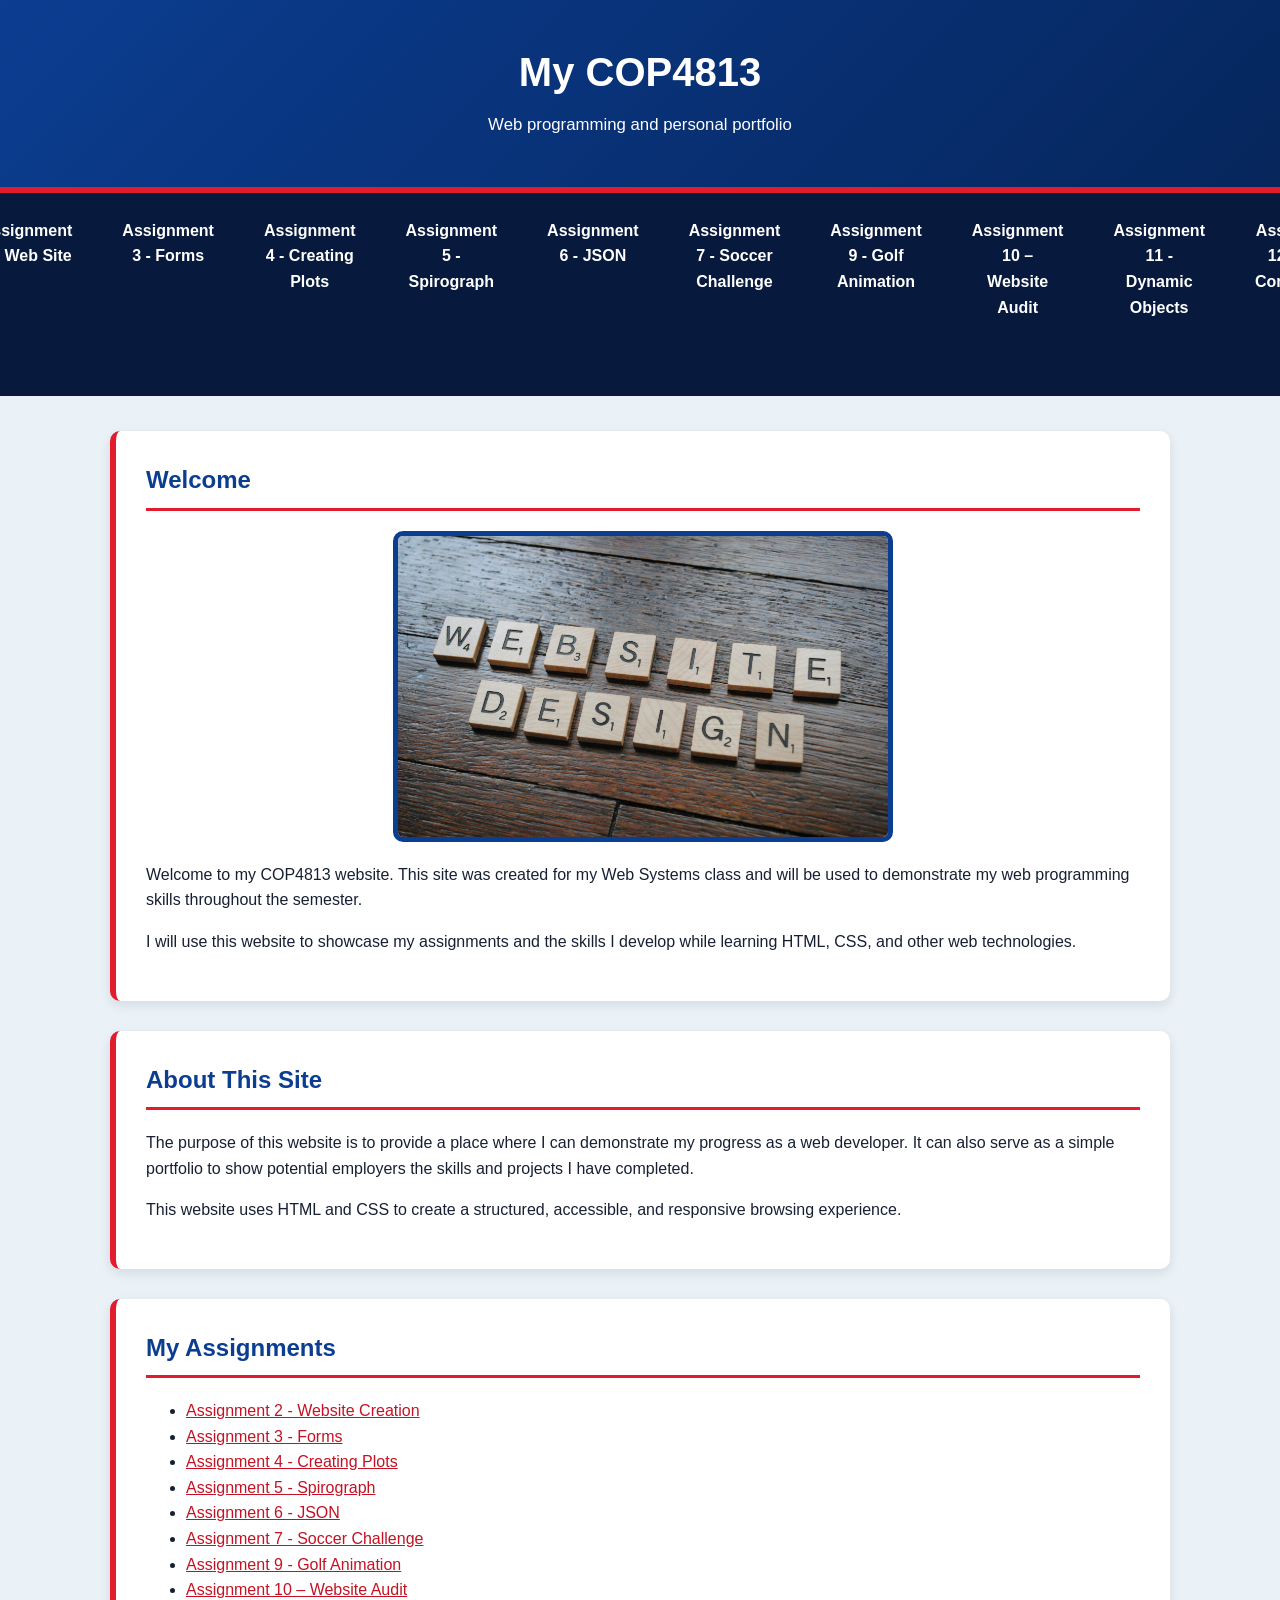
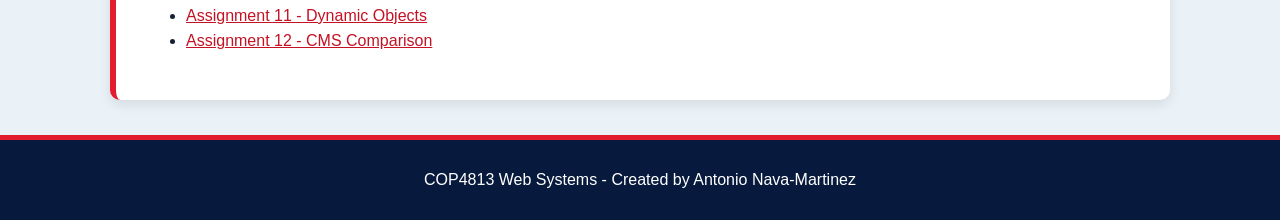
<file: index.html>
<!DOCTYPE html>
<html lang="en">
<head>
    <meta charset="UTF-8">
    <meta name="viewport" content="width=device-width, initial-scale=1.0">

    <meta name="description"
          content="Personal website for COP4813 Web Systems and web programming assignments.">

    <meta name="theme-color" content="#0b3d91">

    <title>My COP4813 Website | Home</title>

    <link rel="stylesheet" href="style.css">
    <script src="index.js" defer></script>
</head>

<body>

    <header class="site-header">
        <h1>My COP4813</h1>
        <p>Web programming and personal portfolio</p>
    </header>

    <button
        class="menu-toggle"
        type="button"
        aria-expanded="false"
        aria-controls="site-navigation"
    >
        <span aria-hidden="true">&#9776;</span>
        <span class="menu-button-text">Menu</span>
    </button>

    <nav
        class="main-navigation"
        id="site-navigation"
        aria-label="Main navigation"
    >
        <ul>
            <li><a href="index.html" aria-current="page">Home</a></li>
            <li><a href="about.html">About Me</a></li>
            <li><a href="assignment2.html">Assignment 2 - Web Site</a></li>
            <li><a href="assignment3.html">Assignment 3 - Forms</a></li>
            <li><a href="assignment4.html">Assignment 4 - Creating Plots</a></li>
            <li><a href="assignment5.html">Assignment 5 - Spirograph</a></li>
            <li><a href="assignment6.html">Assignment 6 - JSON</a></li>
            <li><a href="assignment7.html">Assignment 7 - Soccer Challenge</a></li>
            <li><a href="assignment9.html">Assignment 9 - Golf Animation</a></li>
            <li><a href="audit.html">Assignment 10 – Website Audit</a></li>
<li><a href="assignment11.html">Assignment 11 - Dynamic Objects</a></li>
            <li><a href="assignment12.html">Assignment 12 - CMS Comparison</a></li>
            <li><a href="assignment13.html">Assignment 13 - SECRETS OF ANCIENT EGYPT</a></li>
        </ul>
    </nav>

    <main>
        <section class="home-section">
            <h2>Welcome</h2>

            <img
                class="home-image"
                src="web-design.jpg"
                alt="Web design image representing web development"
                width="500"
                height="300"
                fetchpriority="high"
            >

            <p>
                Welcome to my COP4813 website. This site was created for my
                Web Systems class and will be used to demonstrate my web
                programming skills throughout the semester.
            </p>

            <p>
                I will use this website to showcase my assignments and the
                skills I develop while learning HTML, CSS, and other web
                technologies.
            </p>
        </section>

        <section class="home-section">
            <h2>About This Site</h2>

            <p>
                The purpose of this website is to provide a place where I can
                demonstrate my progress as a web developer. It can also serve
                as a simple portfolio to show potential employers the skills
                and projects I have completed.
            </p>

            <p>
                This website uses HTML and CSS to create a structured,
                accessible, and responsive browsing experience.
            </p>
        </section>

        <section class="home-section">
            <h2>My Assignments</h2>

            <ul class="assignment-list">
                <li>
                    <a href="assignment2.html">Assignment 2 - Website Creation</a>
                </li>
                <li>
                    <a href="assignment3.html">Assignment 3 - Forms</a>
                </li>
                <li>
                    <a href="assignment4.html">Assignment 4 - Creating Plots</a>
                </li>
                <li>
                    <a href="assignment5.html">Assignment 5 - Spirograph</a>
                </li>
                <li>
                    <a href="assignment6.html">Assignment 6 - JSON</a>
                </li>
                <li>
                    <a href="assignment7.html">Assignment 7 - Soccer Challenge</a>
                </li>
                <li>
                    <a href="assignment9.html">Assignment 9 - Golf Animation</a>
                </li>
<li>
    <a href="audit.html">Assignment 10 – Website Audit</a>
</li>
<li><a href="assignment11.html">Assignment 11 - Dynamic Objects</a></li>
                <li>
    <a href="assignment12.html">Assignment 12 - CMS Comparison</a>
</li>
            </ul>
        </section>
    </main>

    <footer class="site-footer">
        <p>COP4813 Web Systems - Created by Antonio Nava-Martinez</p>
    </footer>

</body>
</html>
</file>
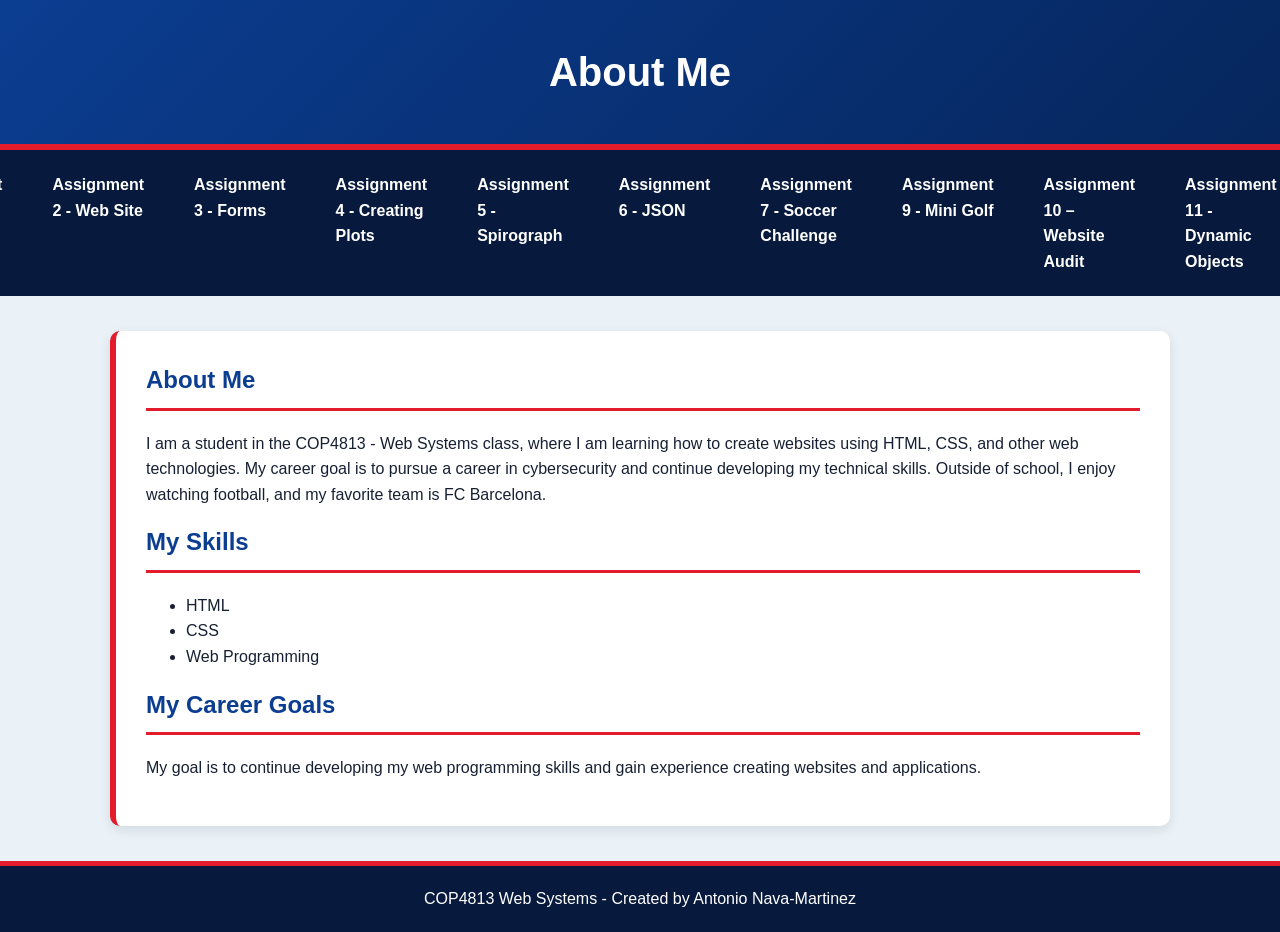
<file: about.html>
<!DOCTYPE html>
<html lang="en">
<head>
    <meta charset="UTF-8">
    <meta name="viewport" content="width=device-width, initial-scale=1.0">
    <meta name="description" content="About me and my web programming skills for COP4813.">
    <title>About Me - COP4813</title>
    <link rel="stylesheet" href="style.css">

</head>
<body>
    <header>
    <h1>About Me</h1>
</header>
 <nav aria-label="Main navigation">
        <ul>
        <li><a href="index.html">Home</a></li>
        <li><a href="about.html">About Me</a></li>
        <li><a href="assignment2.html">Assignment 2 - Web Site</a></li>
        <li><a href="assignment3.html">Assignment 3 - Forms</a></li>
        <li><a href="assignment4.html">Assignment 4 - Creating Plots</a></li>
        <li><a href="assignment5.html">Assignment 5 - Spirograph</a></li>
        <li><a href="assignment6.html">Assignment 6 - JSON</a></li>
        <li><a href="assignment7.html">Assignment 7 - Soccer Challenge</a></li>
        <li><a href="assignment9.html">Assignment 9 - Mini Golf</a></li>
        <li><a href="audit.html">Assignment 10 – Website Audit</a></li>
       <li><a href="assignment11.html">Assignment 11 - Dynamic Objects</a></li>
       <li><a href="assignment12.html">Assignment 12 - CMS Review</a></li>
        </ul>
</nav>
<main>
    <section>
        <h2>About Me</h2>

       <p> I am a student in the COP4813 - Web Systems class, where I am learning 
           how to create websites using HTML, CSS, and other web technologies. 
           My career goal is to pursue a career in cybersecurity and continue developing my technical 
           skills. Outside of school, I enjoy watching football, and my favorite team is FC Barcelona. </p>
        <h2>My Skills</h2>
        <ul>
            <li>HTML</li>
            <li>CSS</li>
            <li>Web Programming</li>
        </ul>
        <h2>My Career Goals</h2>
        <p>
    My goal is to continue developing my web programming skills and
    gain experience creating websites and applications.
</p>

</section>
</main>
<footer>
    <p>COP4813 Web Systems - Created by Antonio Nava-Martinez</p>
</footer>

</body>
</html>
</file>
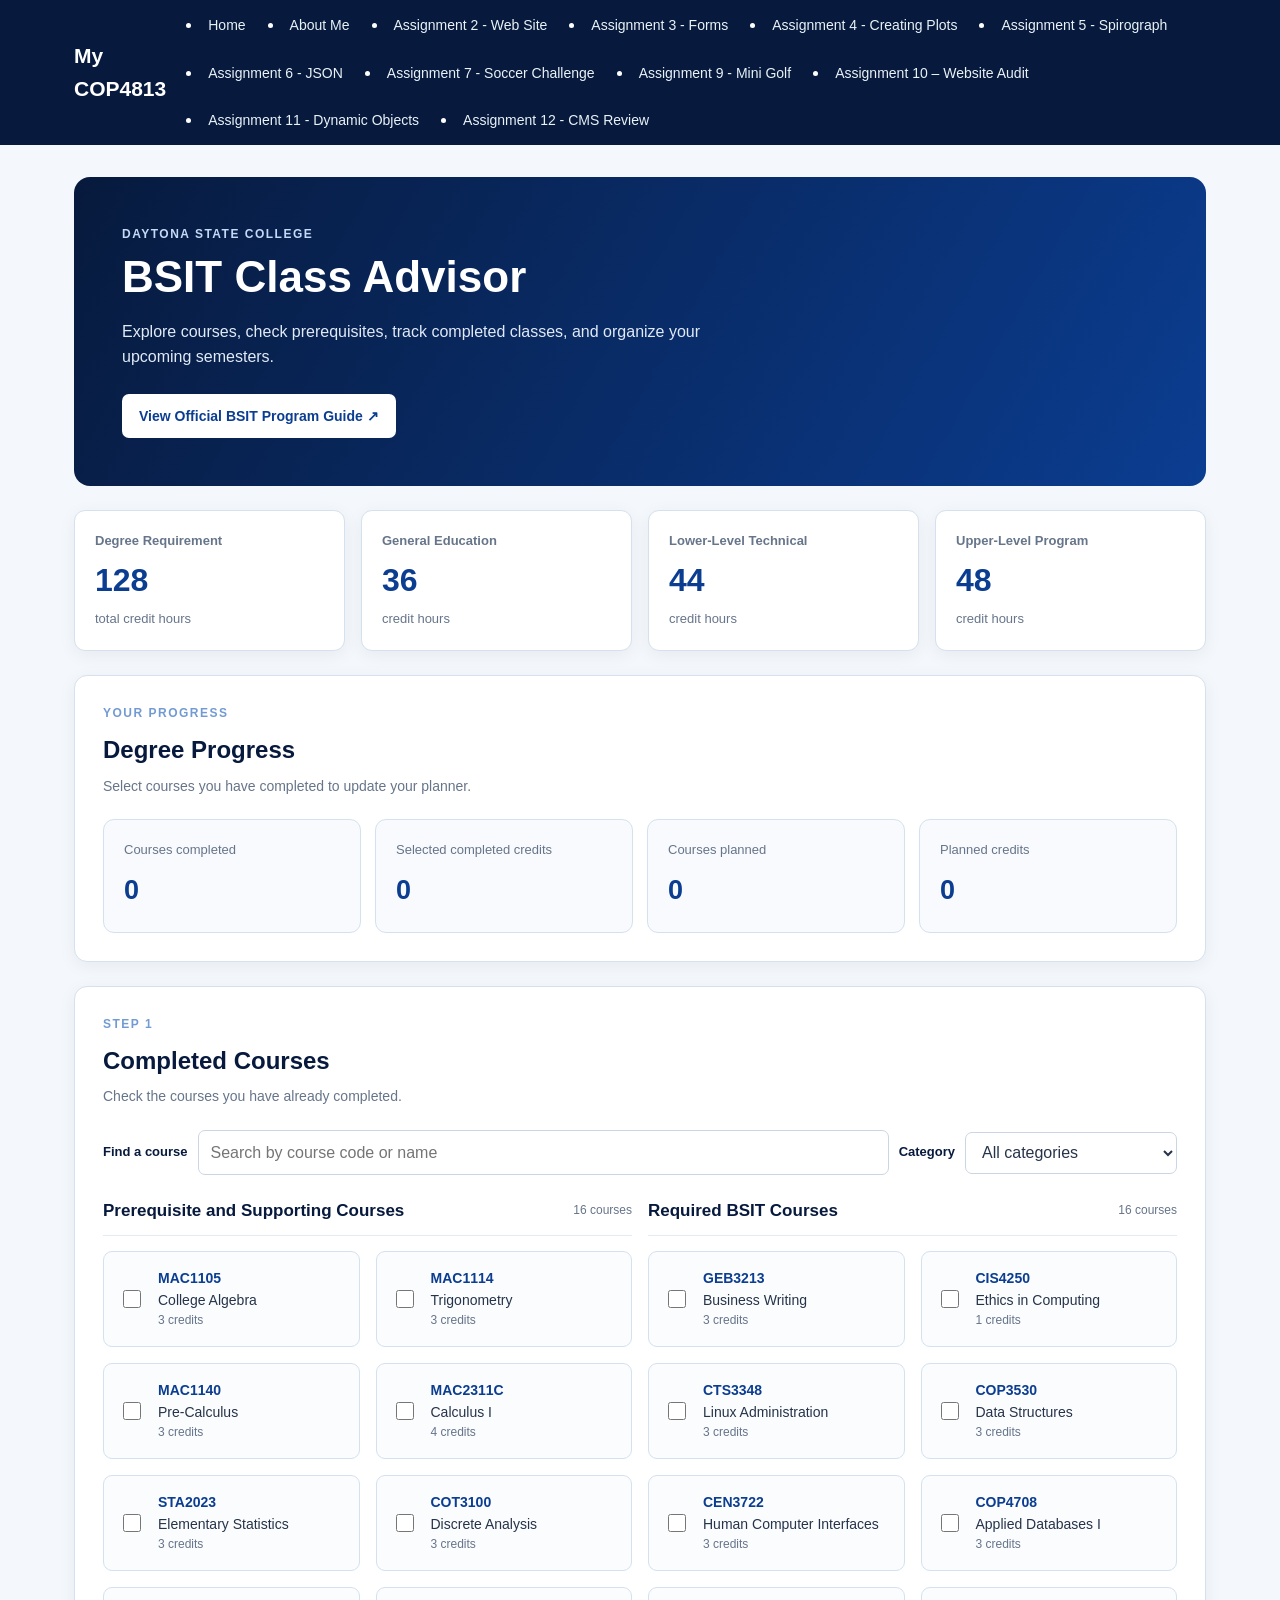
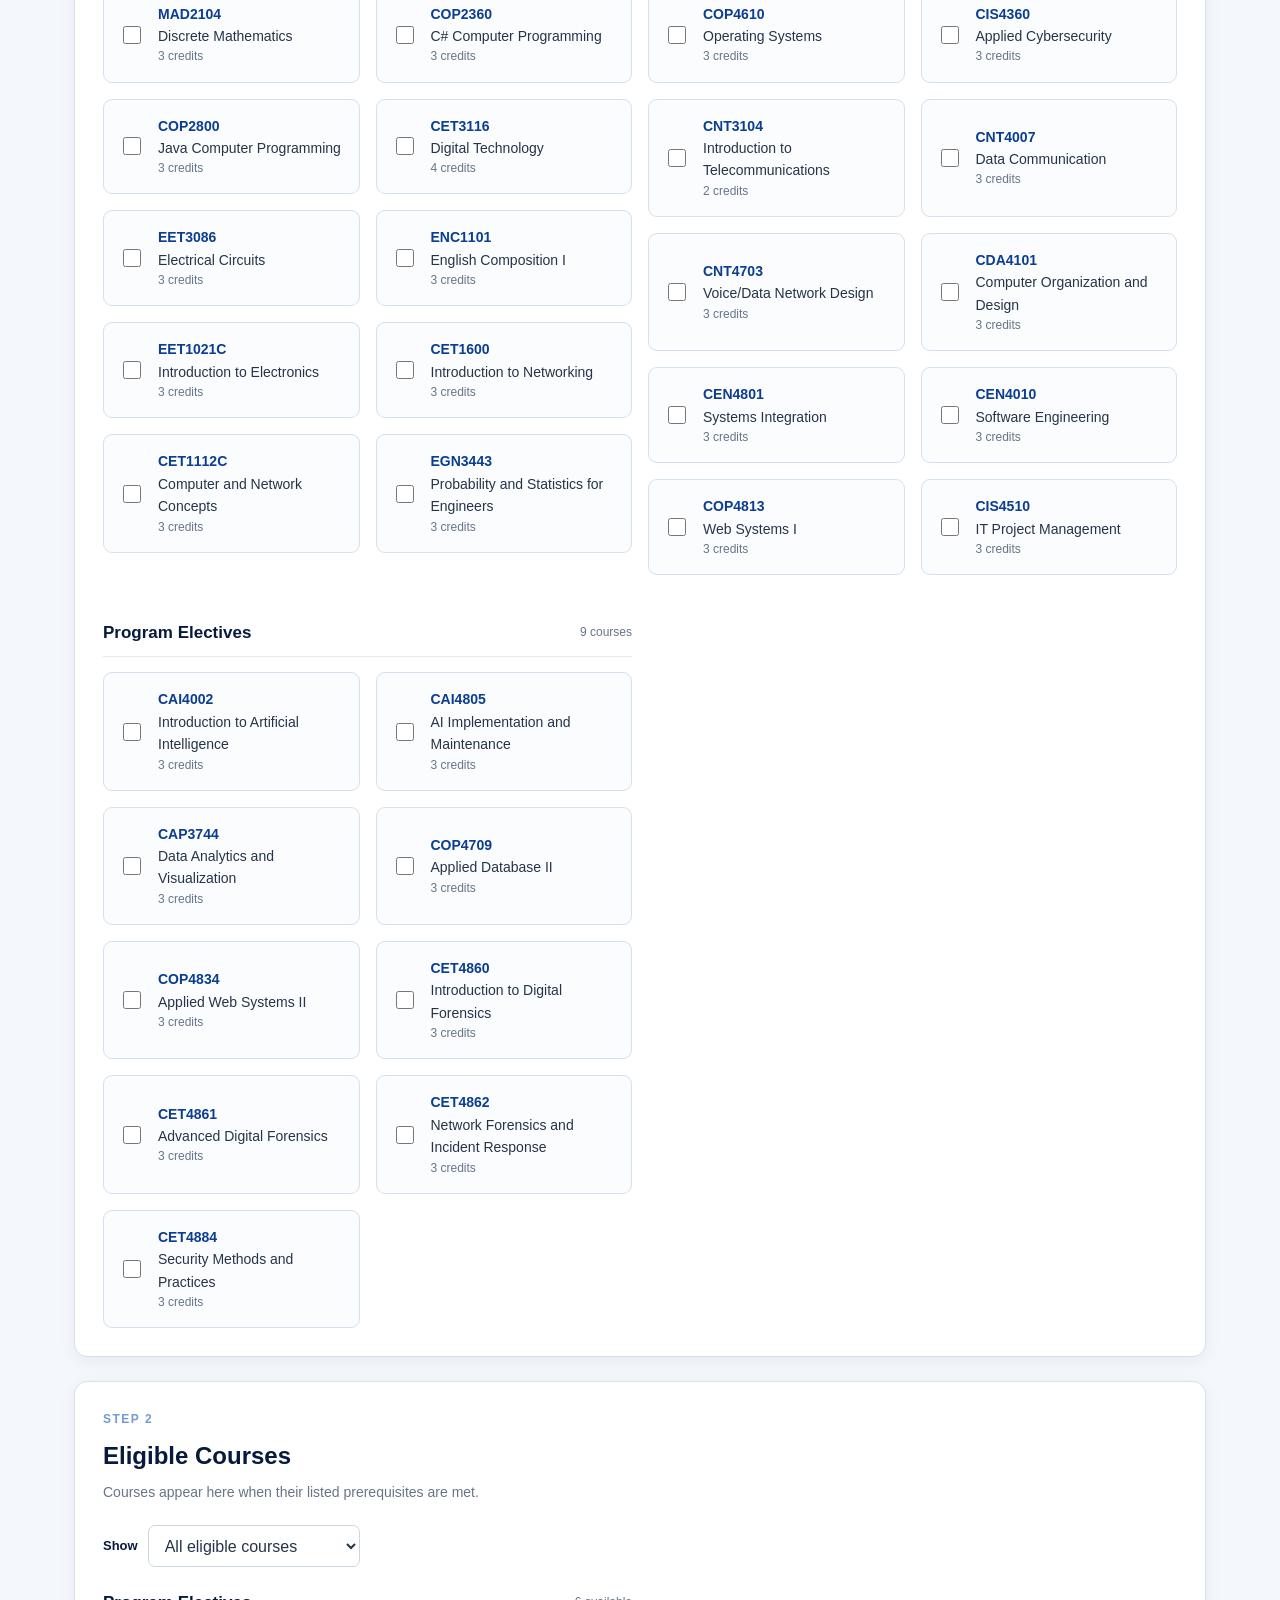
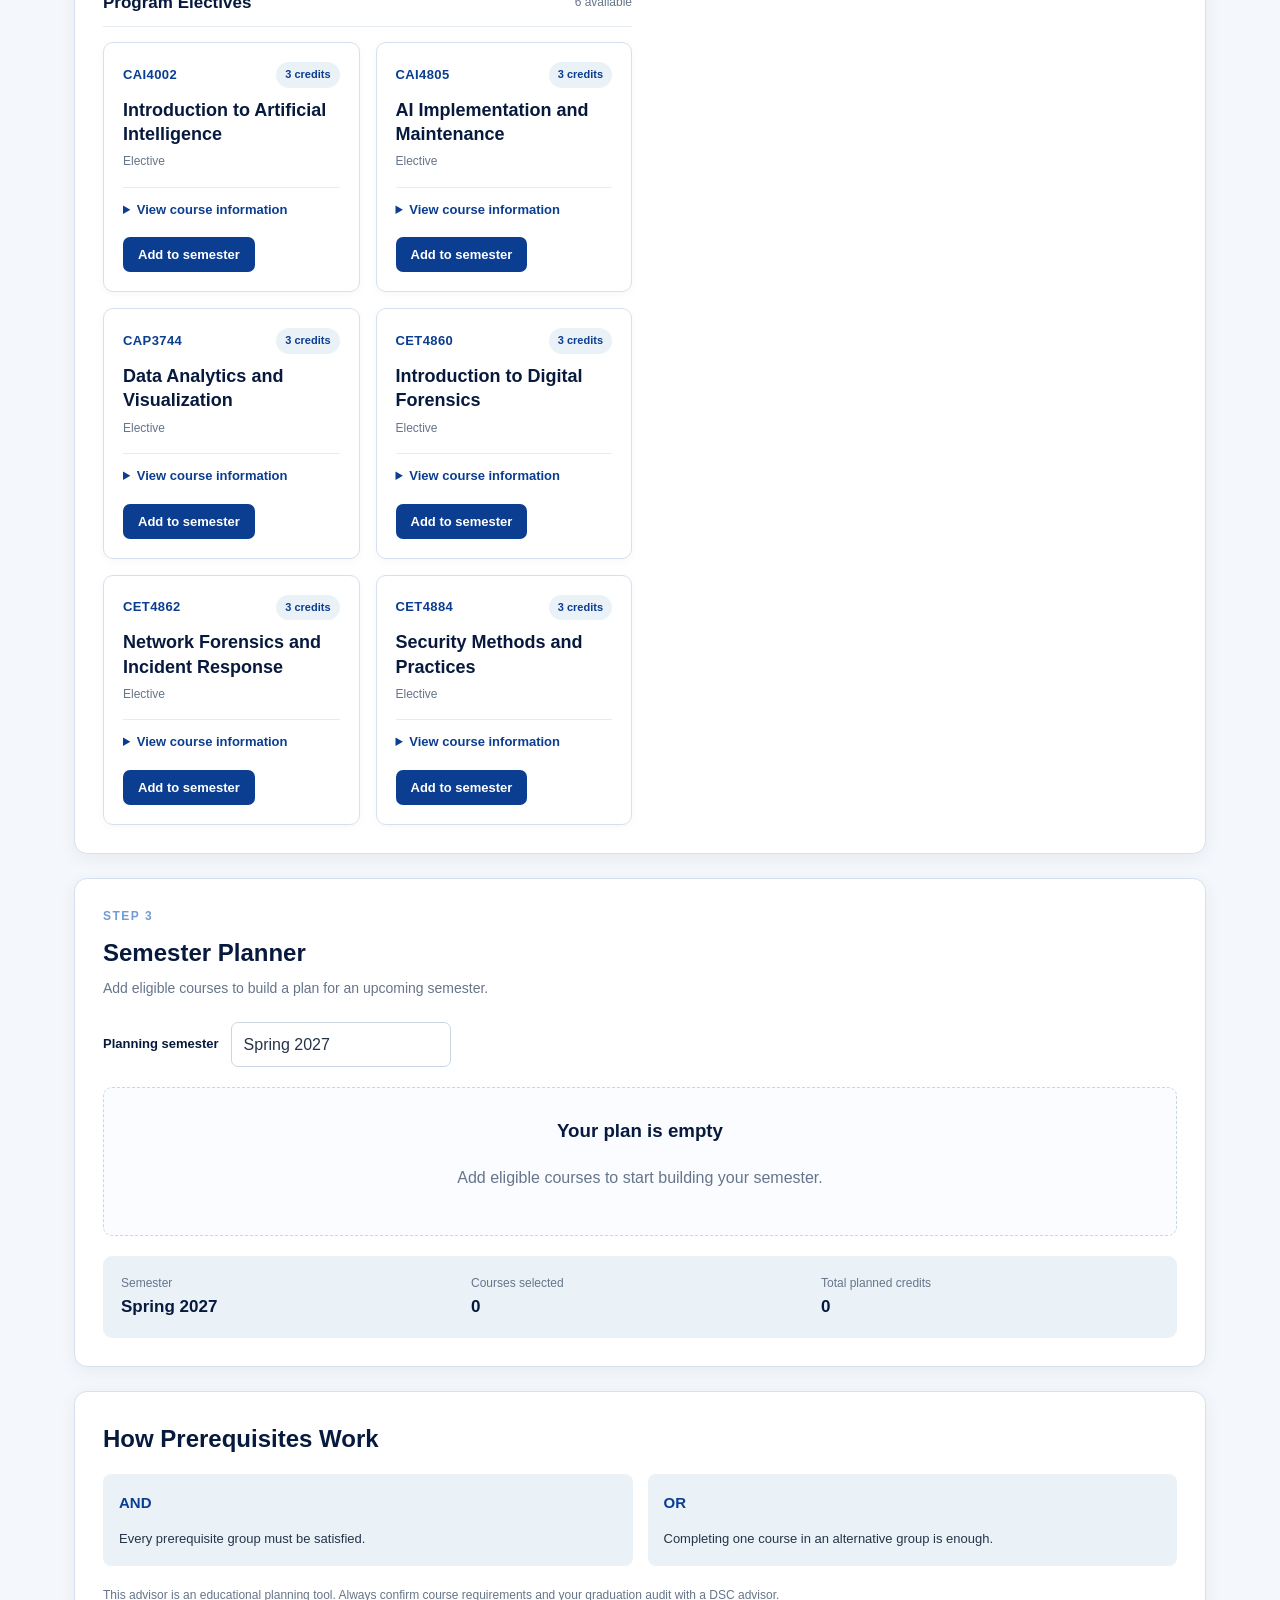
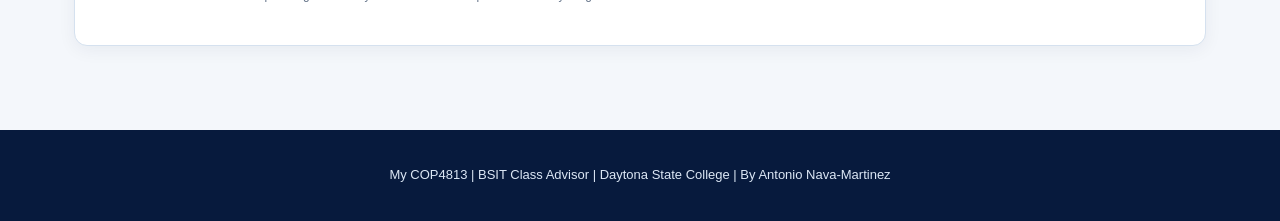
<file: assignment11.html>
<!DOCTYPE html>
<html lang="en">
<head>
    <meta charset="UTF-8">
    <meta name="viewport" content="width=device-width, initial-scale=1.0">
    <title>BSIT Class Advisor | My COP4813</title>
    <link rel="stylesheet" href="assignment11.css">
    <script src="assignment11.js" defer></script>
</head>
<body>

<header class="site-header">
    <div class="header-inner">
        <a class="brand" href="index.html">My COP4813</a>

        <nav class="main-nav" aria-label="Main navigation">
        <li><a href="index.html">Home</a></li>
        <li><a href="about.html">About Me</a></li>
        <li><a href="assignment2.html">Assignment 2 - Web Site</a></li>
        <li><a href="assignment3.html">Assignment 3 - Forms</a></li>
        <li><a href="assignment4.html">Assignment 4 - Creating Plots</a></li>
        <li><a href="assignment5.html">Assignment 5 - Spirograph</a></li>
        <li><a href="assignment6.html">Assignment 6 - JSON</a></li>
        <li><a href="assignment7.html">Assignment 7 - Soccer Challenge</a></li>
        <li><a href="assignment9.html">Assignment 9 - Mini Golf</a></li>
        <li><a href="audit.html">Assignment 10 – Website Audit</a></li>
       <li><a href="assignment11.html">Assignment 11 - Dynamic Objects</a></li>
       <li><a href="assignment12.html">Assignment 12 - CMS Review</a></li>
        </nav>
    </div>
</header>

<main class="page-container" id="advisor-app">

    <section class="hero">
        <p class="eyebrow">DAYTONA STATE COLLEGE</p>

        <h1>BSIT Class Advisor</h1>

        <p>
            Explore courses, check prerequisites, track completed classes,
            and organize your upcoming semesters.
        </p>

        <a class="catalog-link"
           href="https://daytonastate.smartcatalogiq.com/en/2026-2027/college-catalog/program-guides/bs-degree/information-technology-bsit-b-s-degree"
           target="_blank"
           rel="noopener">
            View Official BSIT Program Guide ↗
        </a>
    </section>

    <section class="overview-grid" aria-label="Degree overview">

        <article class="overview-card">
            <h2 class="overview-label">Degree Requirement</h2>
            <strong>128</strong>
            <span>total credit hours</span>
        </article>

        <article class="overview-card">
            <h2 class="overview-label">General Education</h2>
            <strong>36</strong>
            <span>credit hours</span>
        </article>

        <article class="overview-card">
            <h2 class="overview-label">Lower-Level Technical</h2>
            <strong>44</strong>
            <span>credit hours</span>
        </article>

        <article class="overview-card">
            <h2 class="overview-label">Upper-Level Program</h2>
            <strong>48</strong>
            <span>credit hours</span>
        </article>

    </section>

    <section class="panel">

        <div class="section-heading">
            <div>
                <p class="eyebrow">YOUR PROGRESS</p>
                <h2>Degree Progress</h2>

                <p class="section-description">
                    Select courses you have completed to update your planner.
                </p>
            </div>
        </div>

        <div id="progress-summary" class="progress-grid">
            <p>Loading your progress...</p>
        </div>

    </section>

    <section class="panel">

        <div class="section-heading">
            <div>
                <p class="eyebrow">STEP 1</p>
                <h2>Completed Courses</h2>

                <p class="section-description">
                    Check the courses you have already completed.
                </p>
            </div>
        </div>

        <div class="filter-row">

            <label for="course-search">Find a course</label>

            <input
                id="course-search"
                type="search"
                placeholder="Search by course code or name"
            >

            <label for="completed-category">Category</label>

            <select id="completed-category">
                <option value="all">All categories</option>
                <option value="Prerequisite">Prerequisite courses</option>
                <option value="Program">Required BSIT courses</option>
                <option value="Elective">Program electives</option>
            </select>

        </div>

        <div id="completed-courses" class="course-grid">
            <p>Loading courses...</p>
        </div>

    </section>

    <section class="panel">

        <div class="section-heading">
            <div>
                <p class="eyebrow">STEP 2</p>
                <h2>Eligible Courses</h2>

                <p class="section-description">
                    Courses appear here when their listed prerequisites are met.
                </p>
            </div>
        </div>

        <div class="filter-row">

            <label for="available-category">Show</label>

            <select id="available-category">
                <option value="all">All eligible courses</option>
                <option value="Program">Required BSIT courses</option>
                <option value="Elective">Program electives</option>
            </select>

        </div>

        <div id="available-courses" class="course-grid">
            <p>Loading eligible courses...</p>
        </div>

    </section>

    <section class="panel">

        <div class="section-heading">
            <div>
                <p class="eyebrow">STEP 3</p>
                <h2>Semester Planner</h2>

                <p class="section-description">
                    Add eligible courses to build a plan for an upcoming semester.
                </p>
            </div>
        </div>

        <div class="planner-controls">

            <label for="semester-name">Planning semester</label>

            <input
                id="semester-name"
                type="text"
                value="Spring 2027"
                placeholder="Example: Fall 2027"
            >

        </div>

        <div id="course-plan" class="course-grid">
            <p>Your semester plan is empty.</p>
        </div>

        <div id="plan-summary" class="plan-summary"></div>

    </section>

    <section class="panel explanation-panel">

        <h2>How Prerequisites Work</h2>

        <div class="rule-examples">

            <div>
                <strong>AND</strong>
                <p>
                    Every prerequisite group must be satisfied.
                </p>
            </div>

            <div>
                <strong>OR</strong>
                <p>
                    Completing one course in an alternative group is enough.
                </p>
            </div>

        </div>

        <p class="small-note">
            This advisor is an educational planning tool. Always confirm
            course requirements and your graduation audit with a DSC advisor.
        </p>

    </section>

</main>

<footer class="site-footer">
    <p>My COP4813 | BSIT Class Advisor | Daytona State College | By Antonio Nava-Martinez </p>
</footer>

</body>
</html>
</file>
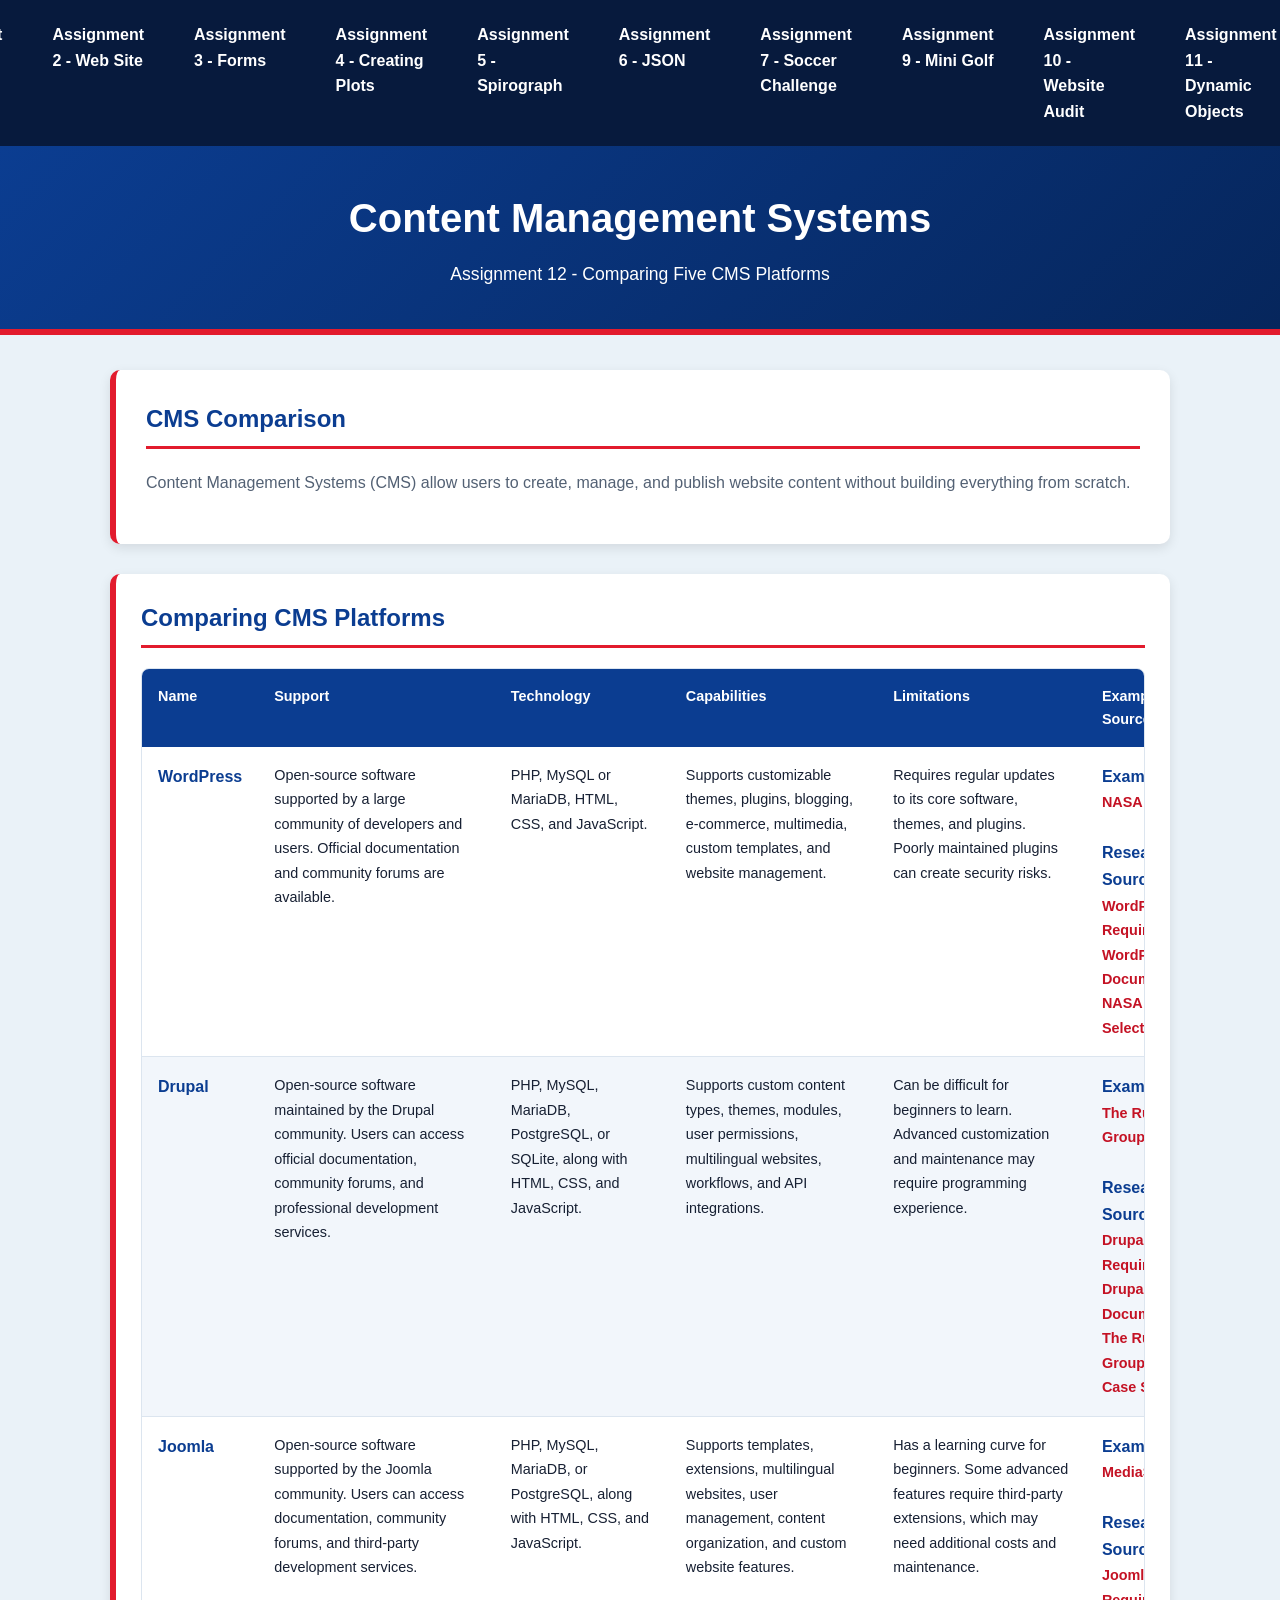
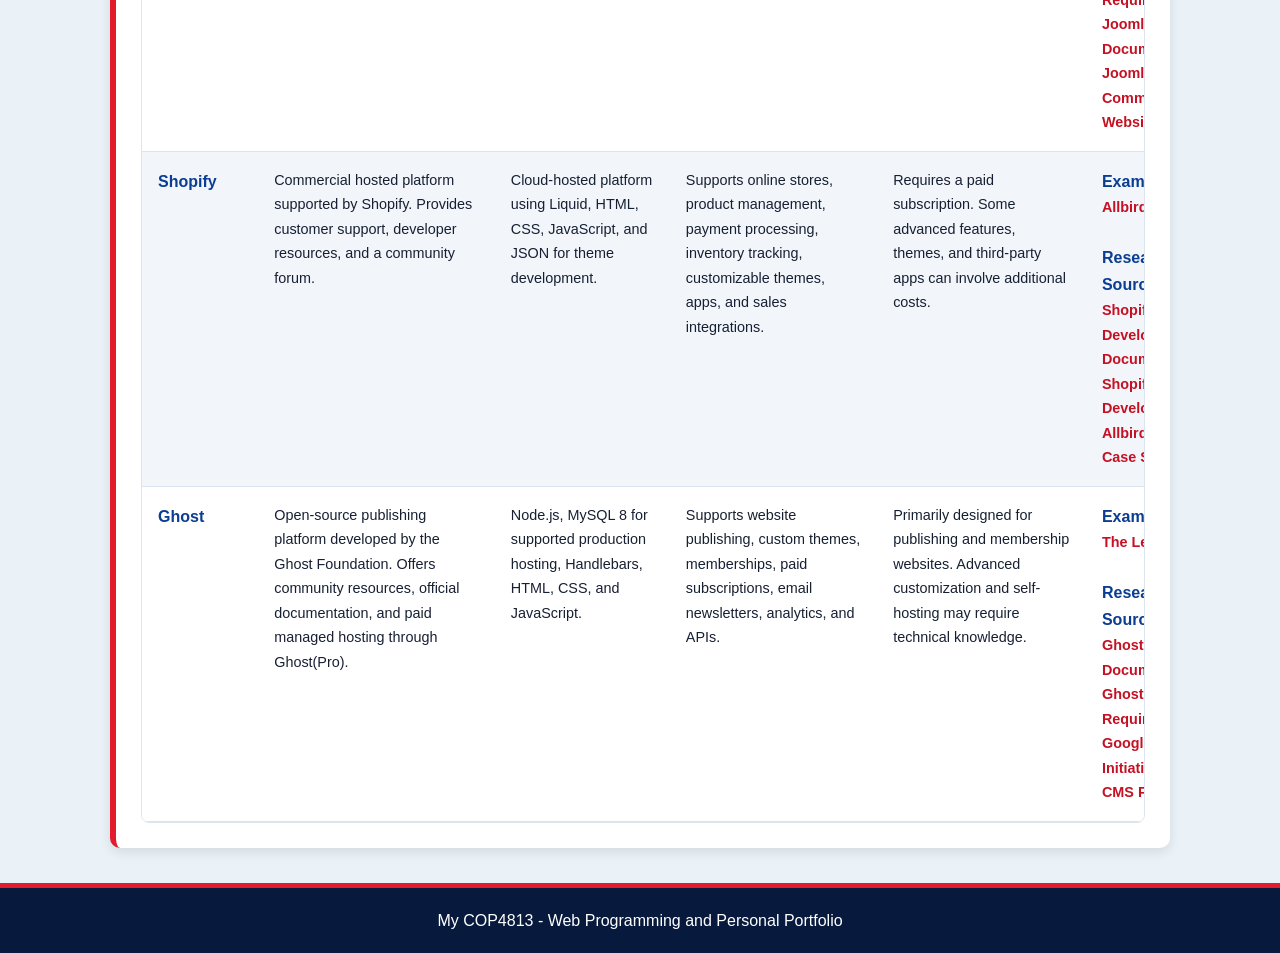
<file: assignment12.html>
<!DOCTYPE html>
<html lang="en">
<head>
    <meta charset="UTF-8">
    <meta name="viewport" content="width=device-width, initial-scale=1.0">
    <meta name="description" content="A comparison of five content management systems for COP4813.">
    <title>Assignment 12 - Content Management Systems</title>
    <link rel="stylesheet" href="style.css">
    <script src="assignment12.js" defer></script>
</head>

<body>

    <nav class="main-nav" aria-label="Main navigation">
        <ul>
            <li><a href="index.html">Home</a></li>
            <li><a href="about.html">About Me</a></li>
            <li><a href="assignment2.html">Assignment 2 - Web Site</a></li>
            <li><a href="assignment3.html">Assignment 3 - Forms</a></li>
            <li><a href="assignment4.html">Assignment 4 - Creating Plots</a></li>
            <li><a href="assignment5.html">Assignment 5 - Spirograph</a></li>
            <li><a href="assignment6.html">Assignment 6 - JSON</a></li>
            <li><a href="assignment7.html">Assignment 7 - Soccer Challenge</a></li>
            <li><a href="assignment9.html">Assignment 9 - Mini Golf</a></li>
            <li><a href="audit.html">Assignment 10 - Website Audit</a></li>
            <li><a href="assignment11.html">Assignment 11 - Dynamic Objects</a></li>
            <li><a href="assignment12.html" aria-current="page">Assignment 12 - CMS Review</a></li>
        </ul>
    </nav>

    <header>
        <h1>Content Management Systems</h1>
        <p>Assignment 12 - Comparing Five CMS Platforms</p>
    </header>

    <main>
        <section class="cms-intro">
            <h2>CMS Comparison</h2>
            <p>
                Content Management Systems (CMS) allow users to create,
                manage, and publish website content without building
                everything from scratch.
            </p>
        </section>

        <section class="cms-table-section">
            <h2>Comparing CMS Platforms</h2>

            <div class="table-container">
                <table id="cms-table">
                    <thead>
                        <tr>
                            <th>Name</th>
                            <th>Support</th>
                            <th>Technology</th>
                            <th>Capabilities</th>
                            <th>Limitations</th>
                            <th>Examples and Sources</th>
                        </tr>
                    </thead>

                    <tbody id="cms-table-body">
                        <tr>
                            <td colspan="6">Loading CMS information...</td>
                        </tr>
                    </tbody>
                </table>
            </div>
        </section>
    </main>

    <footer>
        <p>My COP4813 - Web Programming and Personal Portfolio</p>
    </footer>

</body>
</html>
</file>
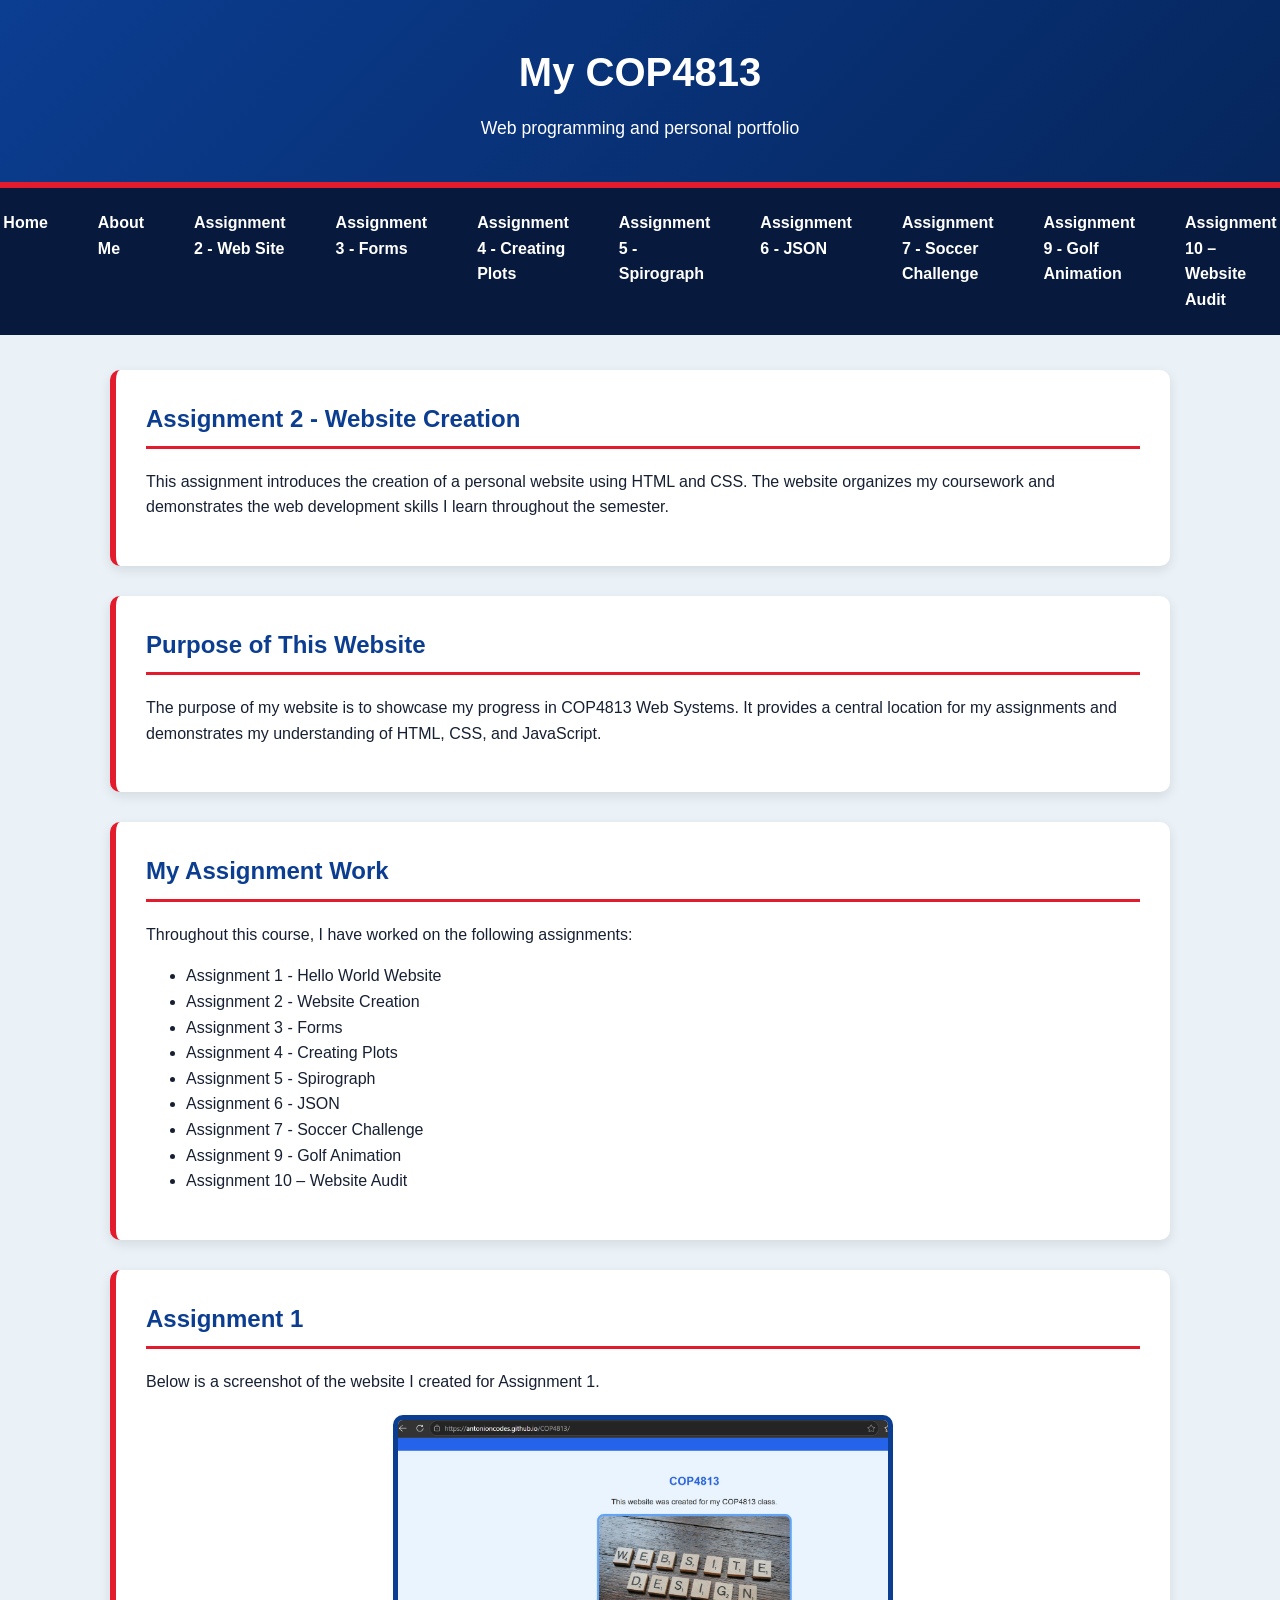
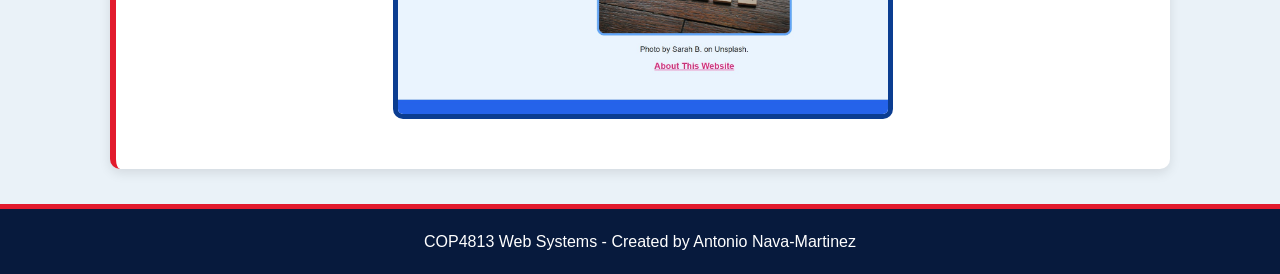
<file: assignment2.html>
<!DOCTYPE html>
<html lang="en">

<head>
    <meta charset="UTF-8">
    <meta name="viewport" content="width=device-width, initial-scale=1.0">
    <meta name="description" content="COP4813 Assignment 2 - Website Creation.">

    <title>Assignment 2 - Website Creation</title>

    <link rel="stylesheet" href="style.css">
</head>

<body>

    <header>
        <h1>My COP4813</h1>
        <p>Web programming and personal portfolio</p>
    </header>

  <nav aria-label="Main navigation">
        <ul>
        <li><a href="index.html">Home</a></li>
        <li><a href="about.html">About Me</a></li>
        <li><a href="assignment2.html">Assignment 2 - Web Site</a></li>
        <li><a href="assignment3.html">Assignment 3 - Forms</a></li>
        <li><a href="assignment4.html">Assignment 4 - Creating Plots</a></li>
        <li><a href="assignment5.html">Assignment 5 - Spirograph</a></li>
        <li><a href="assignment6.html">Assignment 6 - JSON</a></li>
        <li><a href="assignment7.html">Assignment 7 - Soccer Challenge</a></li>
        <li><a href="assignment9.html">Assignment 9 - Golf Animation</a></li>
        <li><a href="audit.html">Assignment 10 – Website Audit</a></li>
        </ul>
    </nav>

    <main>

        <section>
            <h2>Assignment 2 - Website Creation</h2>

            <p>
                This assignment introduces the creation of a personal website
                using HTML and CSS. The website organizes my coursework and
                demonstrates the web development skills I learn throughout
                the semester.
            </p>
        </section>

        <section>
            <h2>Purpose of This Website</h2>

            <p>
                The purpose of my website is to showcase my progress in
                COP4813 Web Systems. It provides a central location for my
                assignments and demonstrates my understanding of HTML,
                CSS, and JavaScript.
            </p>
        </section>

        <section>
            <h2>My Assignment Work</h2>

            <p>
                Throughout this course, I have worked on the following
                assignments:
            </p>

            <ul>
                <li>Assignment 1 - Hello World Website</li>
                <li>Assignment 2 - Website Creation</li>
                <li>Assignment 3 - Forms</li>
                <li>Assignment 4 - Creating Plots</li>
                <li>Assignment 5 - Spirograph</li>
                <li>Assignment 6 - JSON</li>
                <li>Assignment 7 - Soccer Challenge</li>
                <li>Assignment 9 - Golf Animation</li>
                <li>Assignment 10 – Website Audit</li>
            </ul>
        </section>

        <section>
            <h2>Assignment 1</h2>

            <p>
                Below is a screenshot of the website I created for
                Assignment 1.
            </p>

            <img src="Assignment1.jpg"
                 alt="Screenshot of my Assignment 1 Hello World website">
        </section>

    </main>

    <footer>
        <p>COP4813 Web Systems - Created by Antonio Nava-Martinez</p>
    </footer>

</body>

</html>
</file>
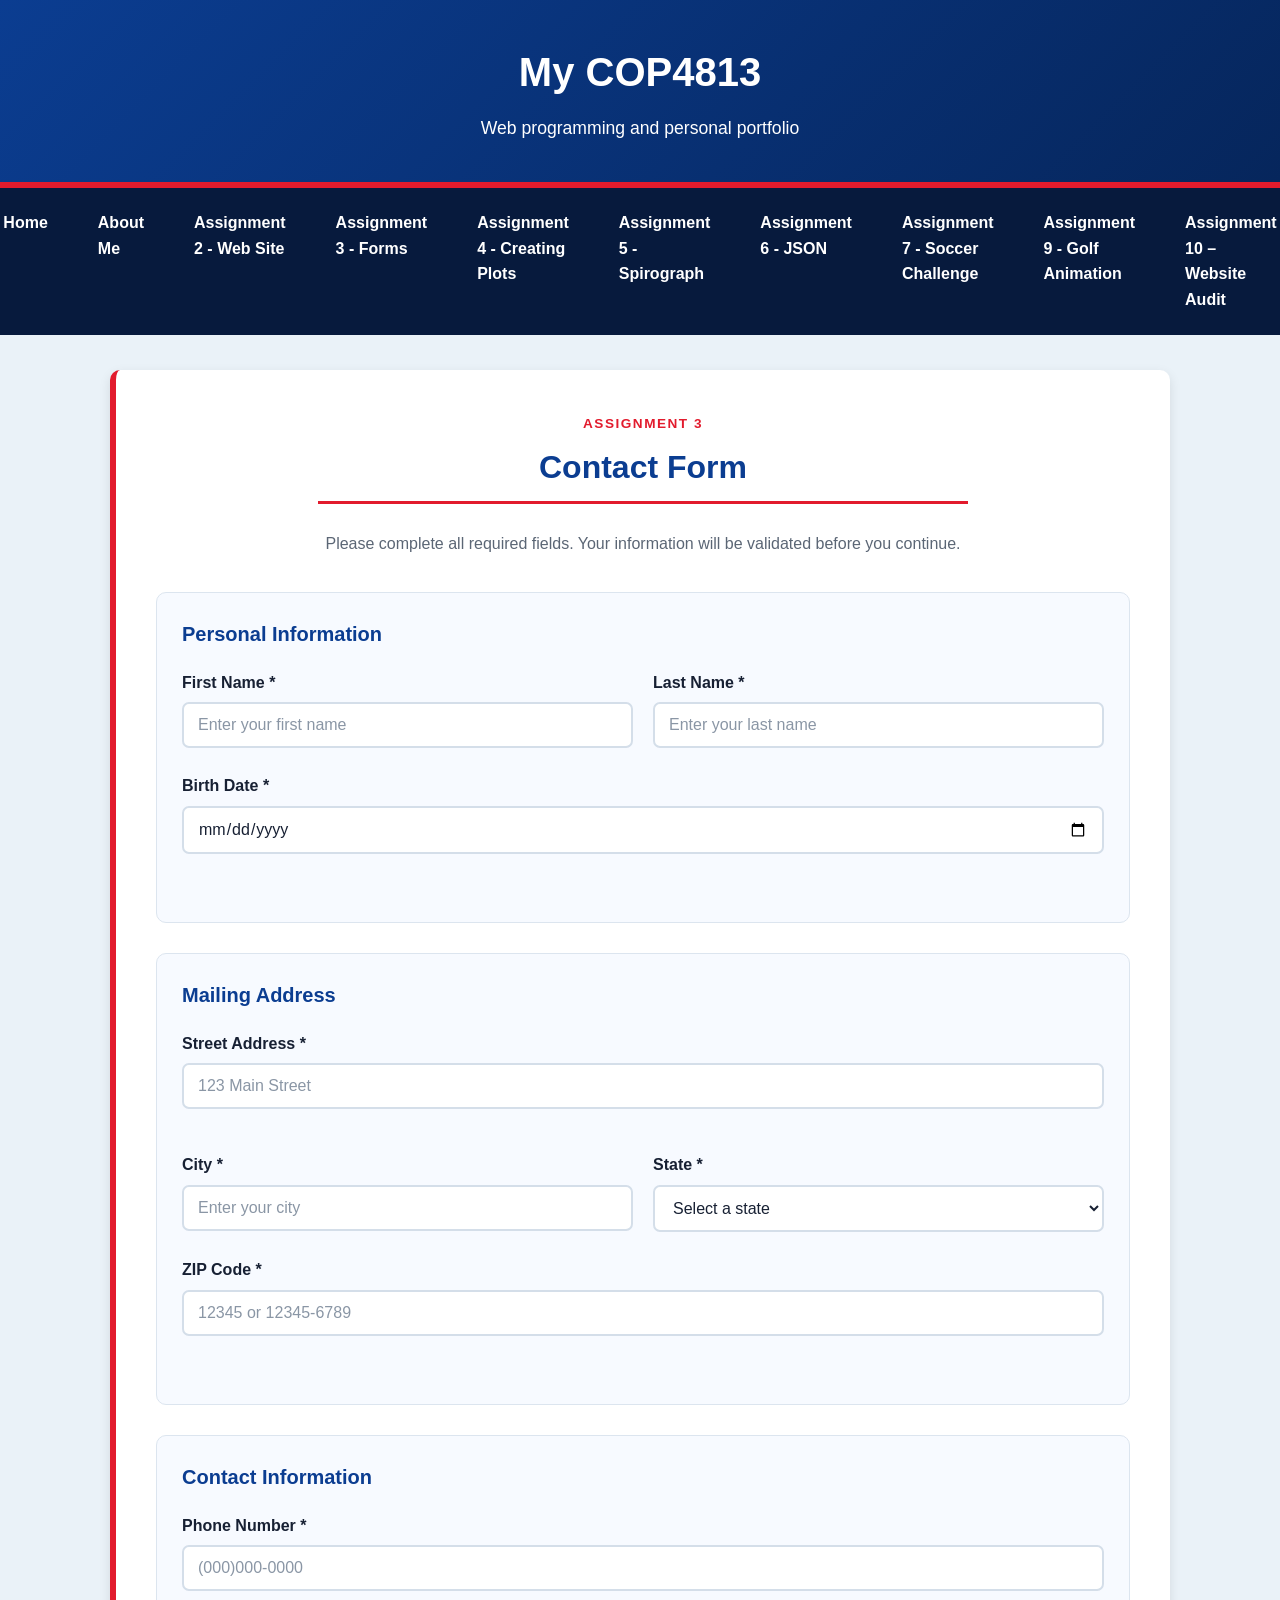
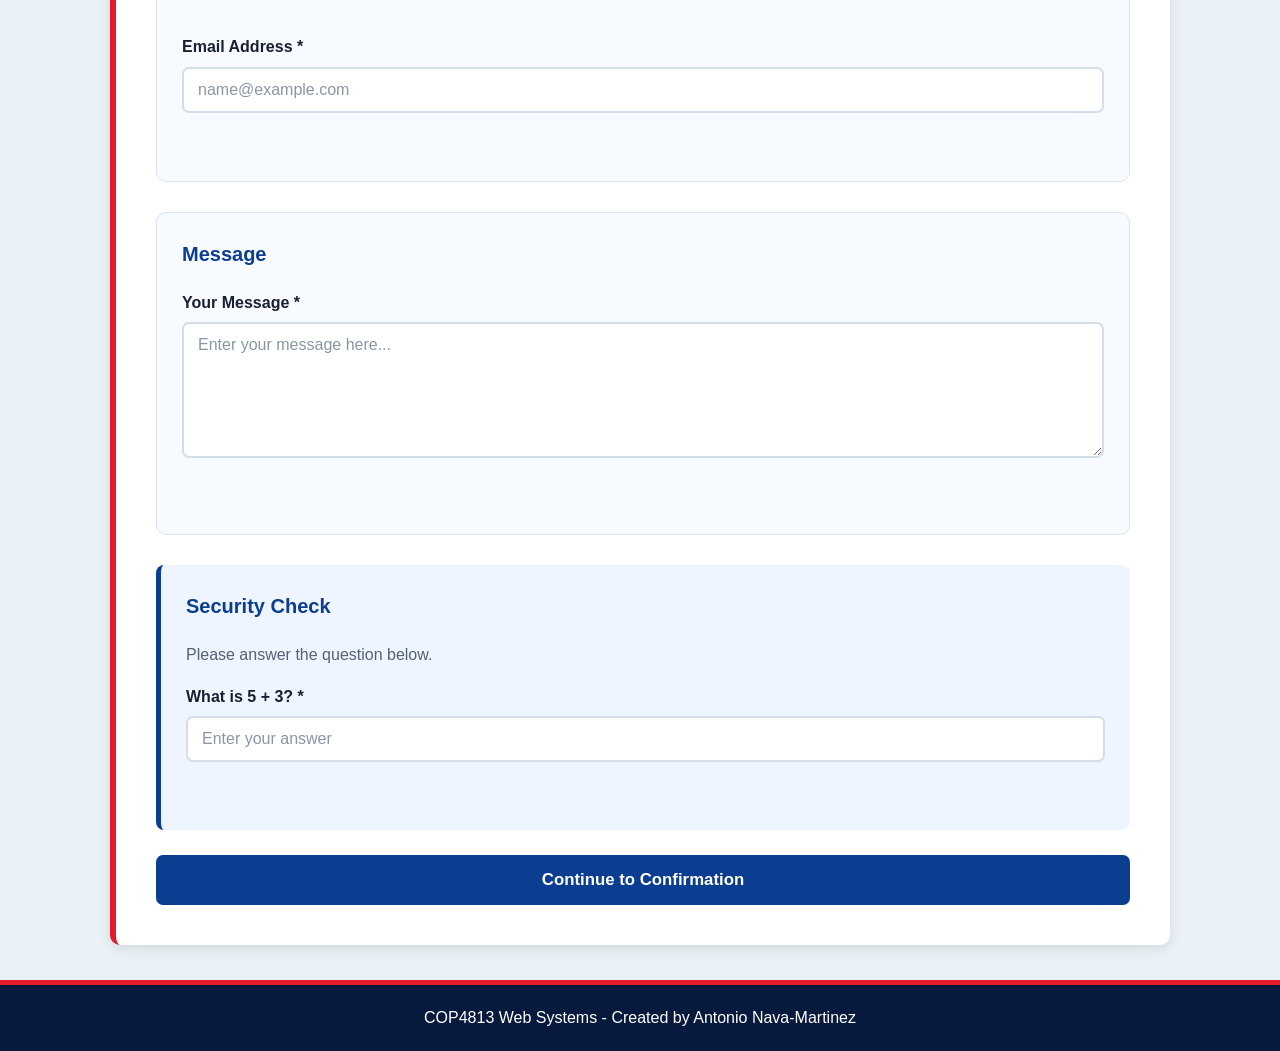
<file: assignment3.html>
<!DOCTYPE html>
<html lang="en"> 
    <head>
<meta charset="UTF-8">

<meta
    name="viewport"
    content="width=device-width, initial-scale=1.0"
>

<meta
    name="description"
    content="Assignment 3 HTML5 and JavaScript form for COP4813 Web Systems."
>

<title>
    Assignment 3 - Forms
</title>

<link
    rel="stylesheet"
    href="style.css"
>

</head> <body> <header>
<h1>
    My COP4813
</h1>

<p>
    Web programming and personal portfolio
</p>

</header>
     <nav aria-label="Main navigation">
        <ul>
             <li><a href="index.html">Home</a></li>
        <li><a href="about.html">About Me</a></li>
        <li><a href="assignment2.html">Assignment 2 - Web Site</a></li>
        <li><a href="assignment3.html">Assignment 3 - Forms</a></li>
        <li><a href="assignment4.html">Assignment 4 - Creating Plots</a></li>
        <li><a href="assignment5.html">Assignment 5 - Spirograph</a></li>
        <li><a href="assignment6.html">Assignment 6 - JSON</a></li>
        <li><a href="assignment7.html">Assignment 7 - Soccer Challenge</a></li>
        <li><a href="assignment9.html">Assignment 9 - Golf Animation</a></li>
        <li><a href="audit.html">Assignment 10 – Website Audit</a></li>
        </ul>
    </nav>
    <main>
<section class="form-section">

    <div class="form-intro">

        <span class="form-label">
            ASSIGNMENT 3
        </span>

        <h2>
            Contact Form
        </h2>

        <p>
            Please complete all required fields.
            Your information will be validated
            before you continue.
        </p>

    </div>


    <form
        id="contactForm"
        novalidate
    >


        <!-- PERSONAL INFORMATION -->

        <div class="form-group">

            <h3>
                Personal Information
            </h3>


            <div class="form-row">


                <div class="form-field">

                    <label for="firstName">
                        First Name *
                    </label>

                    <input
                        type="text"
                        id="firstName"
                        name="firstName"
                        autocomplete="given-name"
                        placeholder="Enter your first name"
                        required
                    >

                    <small id="firstNameError">
                    </small>

                </div>


                <div class="form-field">

                    <label for="lastName">
                        Last Name *
                    </label>

                    <input
                        type="text"
                        id="lastName"
                        name="lastName"
                        autocomplete="family-name"
                        placeholder="Enter your last name"
                        required
                    >

                    <small id="lastNameError">
                    </small>

                </div>

            </div>


            <div class="form-field">

                <label for="birthdate">
                    Birth Date *
                </label>

                <input
                    type="date"
                    id="birthdate"
                    name="birthdate"
                    autocomplete="bday"
                    required
                >

                <small id="birthdateError">
                </small>

            </div>

        </div>



        <!-- MAILING ADDRESS -->

        <div class="form-group">

            <h3>
                Mailing Address
            </h3>


            <div class="form-field">

                <label for="address">
                    Street Address *
                </label>

                <input
                    type="text"
                    id="address"
                    name="address"
                    autocomplete="street-address"
                    placeholder="123 Main Street"
                    required
                >

                <small id="addressError">
                </small>

            </div>


            <div class="form-row">


                <div class="form-field">

                    <label for="city">
                        City *
                    </label>

                    <input
                        type="text"
                        id="city"
                        name="city"
                        autocomplete="address-level2"
                        placeholder="Enter your city"
                        required
                    >

                    <small id="cityError">
                    </small>

                </div>


                <div class="form-field">

                    <label for="state">
                        State *
                    </label>

                    <select
                        id="state"
                        name="state"
                        autocomplete="address-level1"
                        required
                    >

                        <option value="">
                            Select a state
                        </option>

                        <option value="AL">Alabama</option>
                        <option value="AK">Alaska</option>
                        <option value="AZ">Arizona</option>
                        <option value="AR">Arkansas</option>
                        <option value="CA">California</option>
                        <option value="CO">Colorado</option>
                        <option value="CT">Connecticut</option>
                        <option value="DE">Delaware</option>
                        <option value="FL">Florida</option>
                        <option value="GA">Georgia</option>
                        <option value="HI">Hawaii</option>
                        <option value="ID">Idaho</option>
                        <option value="IL">Illinois</option>
                        <option value="IN">Indiana</option>
                        <option value="IA">Iowa</option>
                        <option value="KS">Kansas</option>
                        <option value="KY">Kentucky</option>
                        <option value="LA">Louisiana</option>
                        <option value="ME">Maine</option>
                        <option value="MD">Maryland</option>
                        <option value="MA">Massachusetts</option>
                        <option value="MI">Michigan</option>
                        <option value="MN">Minnesota</option>
                        <option value="MS">Mississippi</option>
                        <option value="MO">Missouri</option>
                        <option value="MT">Montana</option>
                        <option value="NE">Nebraska</option>
                        <option value="NV">Nevada</option>
                        <option value="NH">New Hampshire</option>
                        <option value="NJ">New Jersey</option>
                        <option value="NM">New Mexico</option>
                        <option value="NY">New York</option>
                        <option value="NC">North Carolina</option>
                        <option value="ND">North Dakota</option>
                        <option value="OH">Ohio</option>
                        <option value="OK">Oklahoma</option>
                        <option value="OR">Oregon</option>
                        <option value="PA">Pennsylvania</option>
                        <option value="RI">Rhode Island</option>
                        <option value="SC">South Carolina</option>
                        <option value="SD">South Dakota</option>
                        <option value="TN">Tennessee</option>
                        <option value="TX">Texas</option>
                        <option value="UT">Utah</option>
                        <option value="VT">Vermont</option>
                        <option value="VA">Virginia</option>
                        <option value="WA">Washington</option>
                        <option value="WV">West Virginia</option>
                        <option value="WI">Wisconsin</option>
                        <option value="WY">Wyoming</option>

                    </select>

                    <small id="stateError">
                    </small>

                </div>

            </div>


            <div class="form-field">

                <label for="zip">
                    ZIP Code *
                </label>

                <input
                    type="text"
                    id="zip"
                    name="zip"
                    autocomplete="postal-code"
                    placeholder="12345 or 12345-6789"
                    pattern="[0-9]{5}(-[0-9]{4})?"
                    inputmode="numeric"
                    required
                >

                <small id="zipError">
                </small>

            </div>

        </div>



        <!-- CONTACT INFORMATION -->

        <div class="form-group">

            <h3>
                Contact Information
            </h3>


            <div class="form-field">

                <label for="phone">
                    Phone Number *
                </label>

                <input
                    type="tel"
                    id="phone"
                    name="phone"
                    autocomplete="tel"
                    placeholder="(000)000-0000"
                    maxlength="13"
                    inputmode="tel"
                    required
                >

                <small id="phoneError">
                </small>

            </div>


            <div class="form-field">

                <label for="email">
                    Email Address *
                </label>

                <input
                    type="email"
                    id="email"
                    name="email"
                    autocomplete="email"
                    placeholder="name@example.com"
                    required
                >

                <small id="emailError">
                </small>

            </div>

        </div>



        <!-- MESSAGE -->

        <div class="form-group">

            <h3>
                Message
            </h3>


            <div class="form-field">

                <label for="message">
                    Your Message *
                </label>

                <textarea
                    id="message"
                    name="message"
                    rows="6"
                    minlength="10"
                    maxlength="1000"
                    placeholder="Enter your message here..."
                    required
                ></textarea>

                <small id="messageError">
                </small>

            </div>

        </div>



        <!-- SECURITY QUESTION -->

        <div class="security-box">

            <h3>
                Security Check
            </h3>

            <p>
                Please answer the question below.
            </p>


            <div class="form-field">

                <label for="security">
                    What is 5 + 3? *
                </label>

                <input
                    type="text"
                    id="security"
                    name="security"
                    inputmode="numeric"
                    placeholder="Enter your answer"
                    required
                >

                <small id="securityError">
                </small>

            </div>

        </div>



        <!-- SUBMIT -->

        <button
            type="submit"
            class="submit-button"
        >
            Continue to Confirmation
        </button>

    </form>

</section>

</main> <footer>
<p>
    COP4813 Web Systems - Created by Antonio Nava-Martinez
</p>

</footer> 
    <script src="script.js">
    
</script> 
</body> 
</html>
</file>
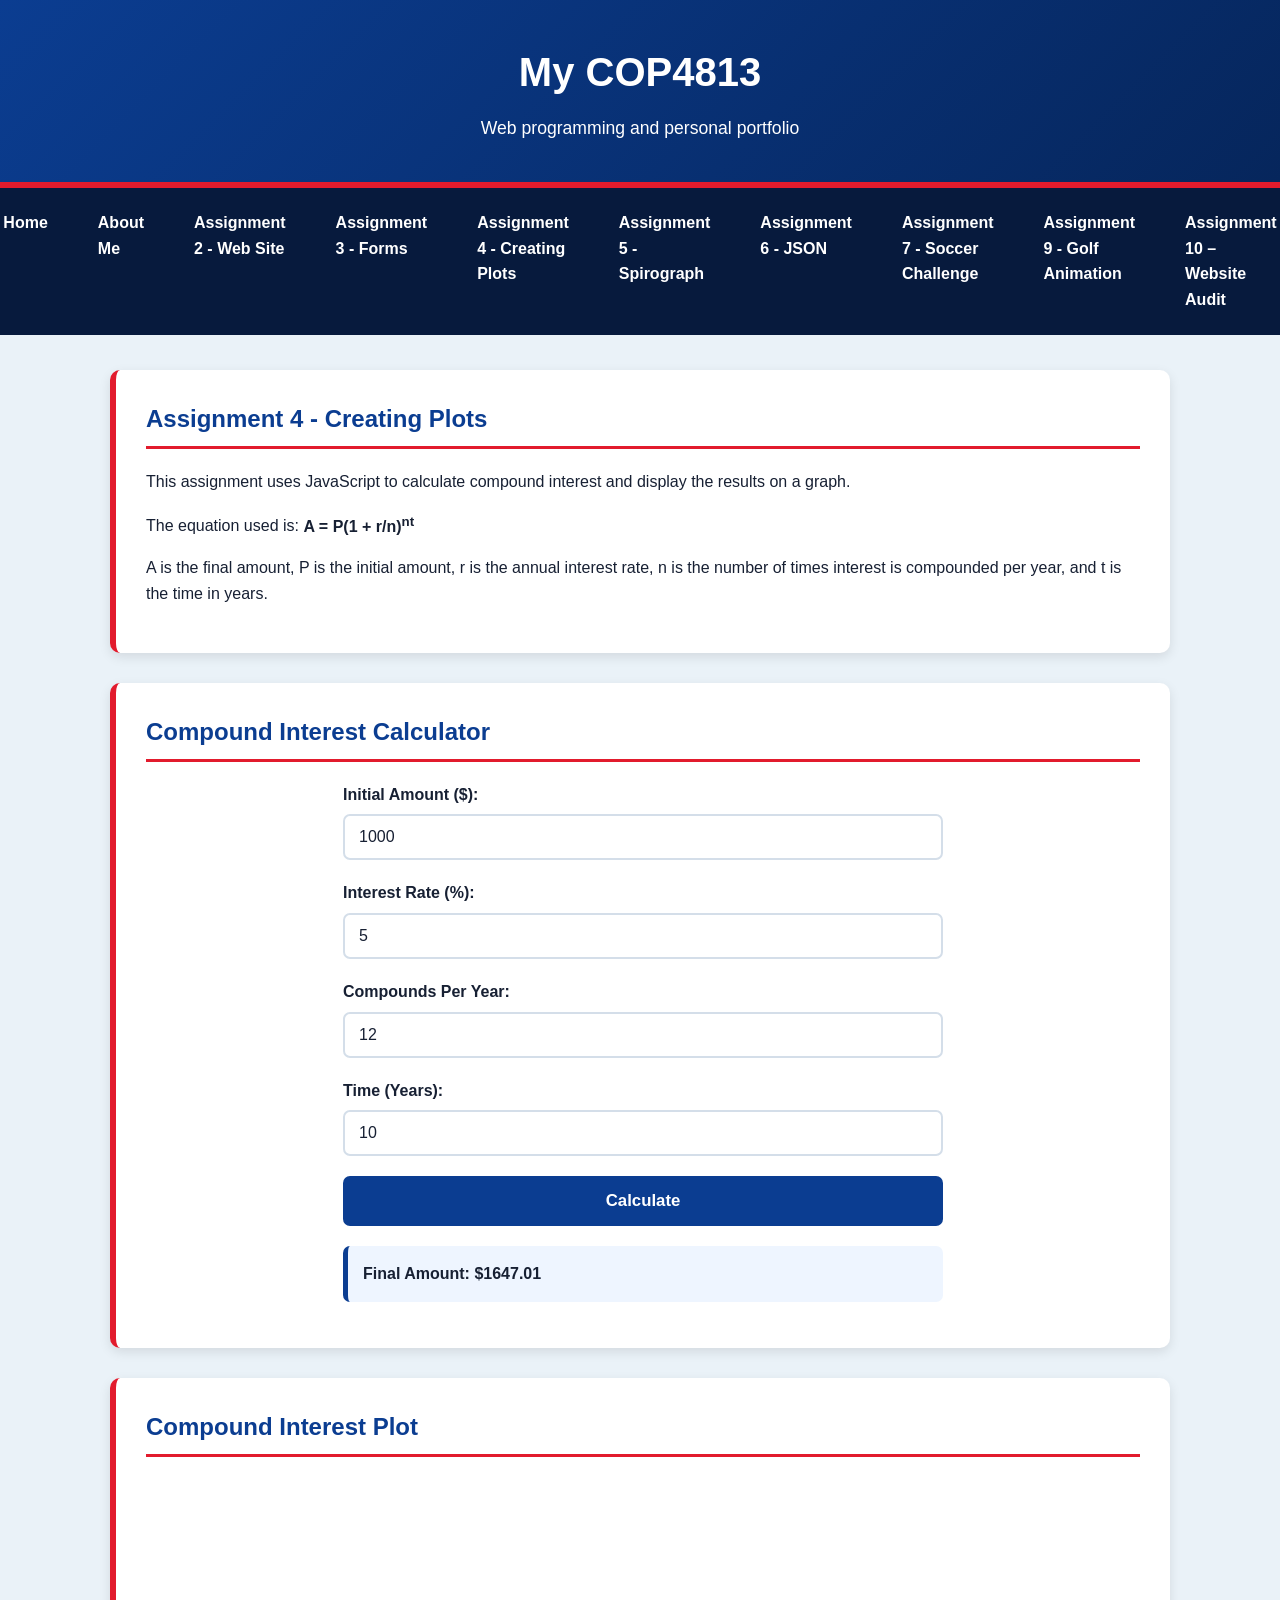
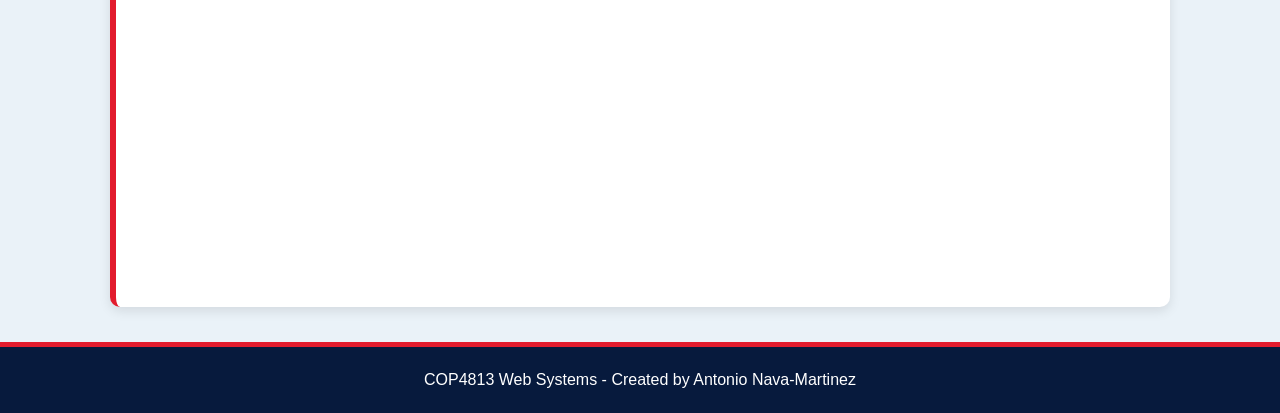
<file: assignment4.html>
<!DOCTYPE html>
<html lang="en">

<head>
    <meta charset="UTF-8">
    <meta name="viewport" content="width=device-width, initial-scale=1.0">
    <meta name="description" content="COP4813 Assignment 4 - JavaScript calculator and plotting.">

    <title>Assignment 4 - Creating Plots</title>

    <link rel="stylesheet" href="style.css">

    <!-- Highcharts Library -->
    <script src="https://code.highcharts.com/highcharts.js"></script>
</head>

<body>

    <header>
        <h1>My COP4813</h1>
        <p>Web programming and personal portfolio</p>
    </header>

 <nav aria-label="Main navigation">
        <ul>
        <li><a href="index.html">Home</a></li>
        <li><a href="about.html">About Me</a></li>
        <li><a href="assignment2.html">Assignment 2 - Web Site</a></li>
        <li><a href="assignment3.html">Assignment 3 - Forms</a></li>
        <li><a href="assignment4.html">Assignment 4 - Creating Plots</a></li>
        <li><a href="assignment5.html">Assignment 5 - Spirograph</a></li>
        <li><a href="assignment6.html">Assignment 6 - JSON</a></li>
        <li><a href="assignment7.html">Assignment 7 - Soccer Challenge</a></li>
        <li><a href="assignment9.html">Assignment 9 - Golf Animation</a></li>
        <li><a href="audit.html">Assignment 10 – Website Audit</a></li>
        </ul>
    </nav>

    <main>

        <section>
            <h2>Assignment 4 - Creating Plots</h2>

            <p>
                This assignment uses JavaScript to calculate compound interest
                and display the results on a graph.
            </p>

            <p>
                The equation used is:
                <strong>A = P(1 + r/n)<sup>nt</sup></strong>
            </p>

            <p>
                A is the final amount, P is the initial amount, r is the
                annual interest rate, n is the number of times interest is
                compounded per year, and t is the time in years.
            </p>
        </section>

        <section class="calculator-section">

            <h2>Compound Interest Calculator</h2>

            <div class="calculator-form">

                <div class="calculator-field">
                    <label for="principal">Initial Amount ($):</label>
                    <input type="number" id="principal" value="1000" min="0">
                </div>

                <div class="calculator-field">
                    <label for="rate">Interest Rate (%):</label>
                    <input type="number" id="rate" value="5" min="0" step="0.01">
                </div>

                <div class="calculator-field">
                    <label for="compounds">Compounds Per Year:</label>
                    <input type="number" id="compounds" value="12" min="1">
                </div>

                <div class="calculator-field">
                    <label for="time">Time (Years):</label>
                    <input type="number" id="time" value="10" min="1">
                </div>

                <button class="calculate-button" onclick="calculate()">
                    Calculate
                </button>

                <p id="result" class="calculation-result"></p>

            </div>

        </section>

        <section>

            <h2>Compound Interest Plot</h2>

            <div id="chart"></div>

        </section>

    </main>

    <footer>
        <p>COP4813 Web Systems - Created by Antonio Nava-Martinez</p>
    </footer>

    <script>

        function calculate() {

            // Get values from the input boxes
            let P = Number(document.getElementById("principal").value);
            let r = Number(document.getElementById("rate").value) / 100;
            let n = Number(document.getElementById("compounds").value);
            let t = Number(document.getElementById("time").value);

            // Calculate compound interest
            let A = P * Math.pow(1 + r / n, n * t);

            // Display the final amount
            document.getElementById("result").innerHTML =
                "Final Amount: $" + A.toFixed(2);

            // Create the graph data
            let data = [];

            for (let year = 0; year <= t; year++) {

                let amount = P * Math.pow(1 + r / n, n * year);

                data.push([year, amount]);
            }

            // Create the Highcharts plot
            Highcharts.chart("chart", {

                title: {
                    text: "Compound Interest Over Time"
                },

                xAxis: {
                    title: {
                        text: "Time (Years)"
                    }
                },

                yAxis: {
                    title: {
                        text: "Amount ($)"
                    }
                },

                series: [{
                    name: "Account Value",
                    data: data
                }]

            });
        }

        // Run the calculator automatically using the example values
        calculate();

    </script>

</body>

</html>
</file>
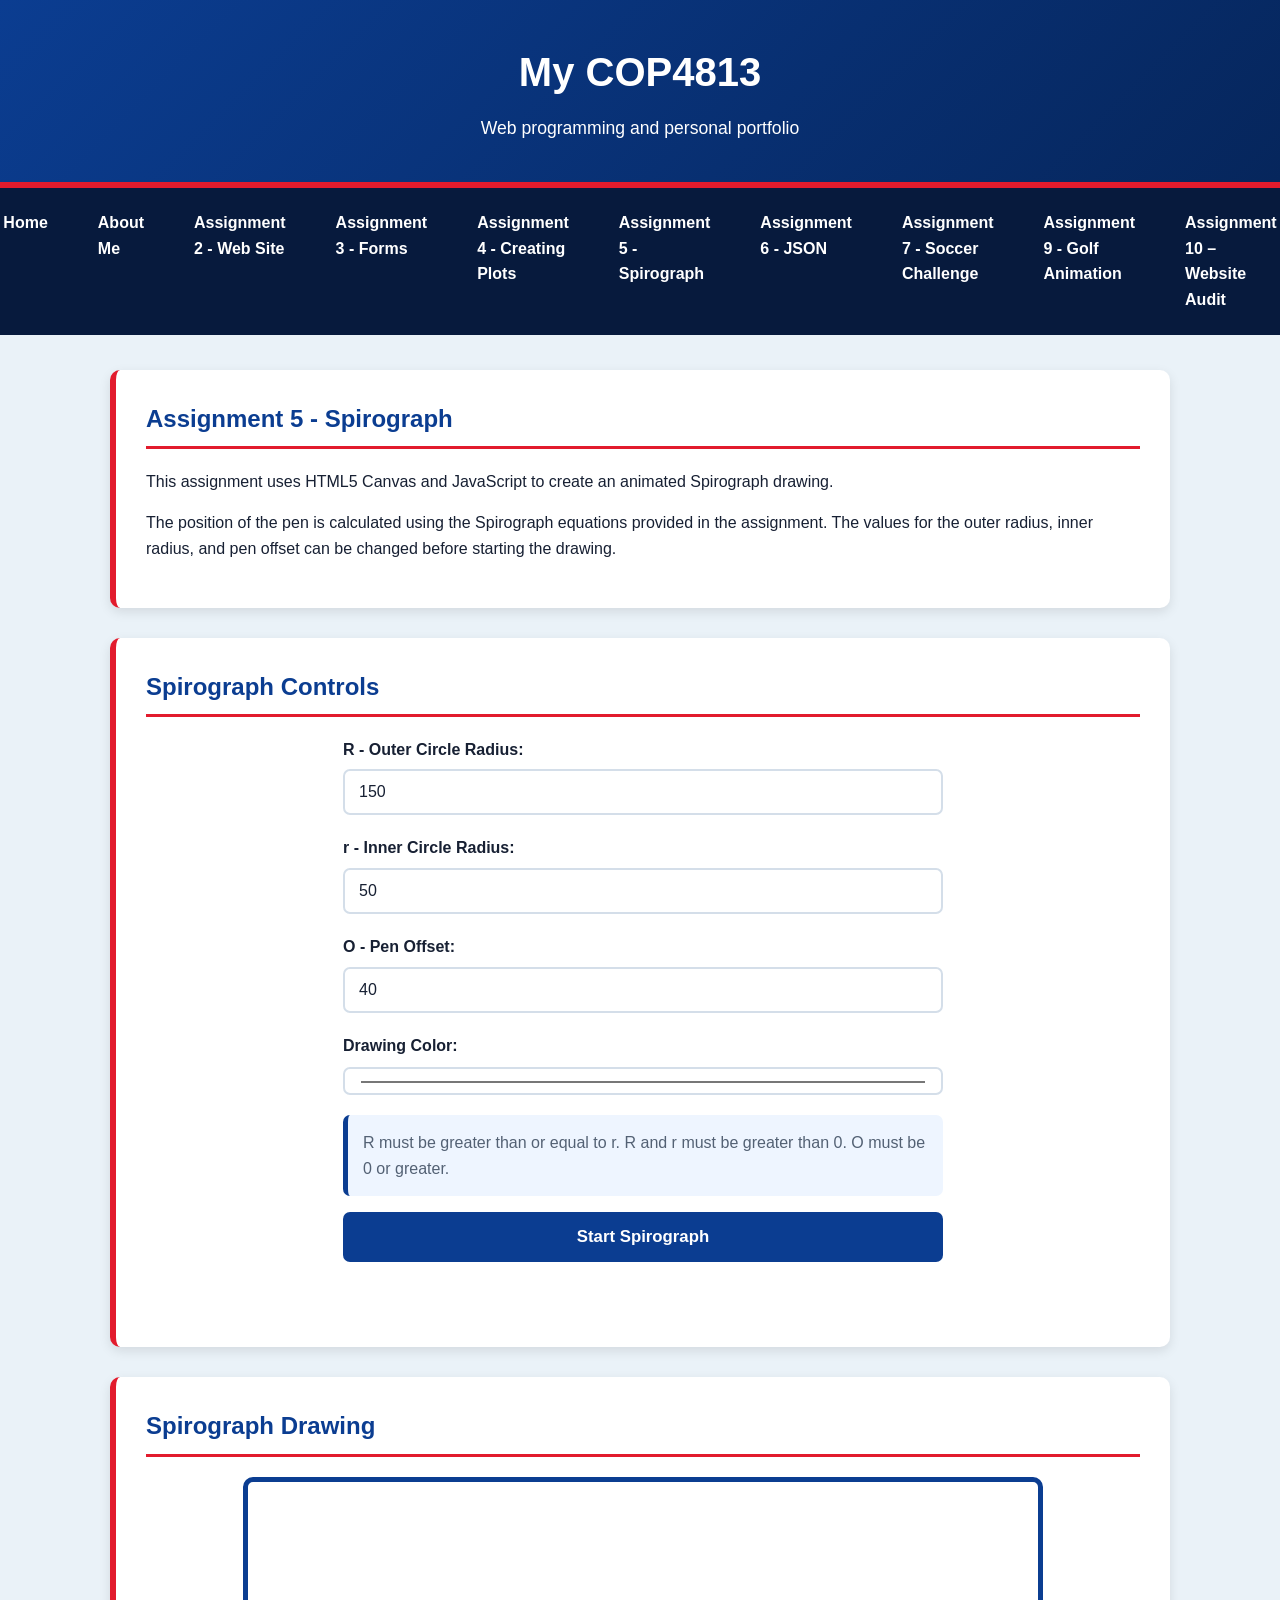
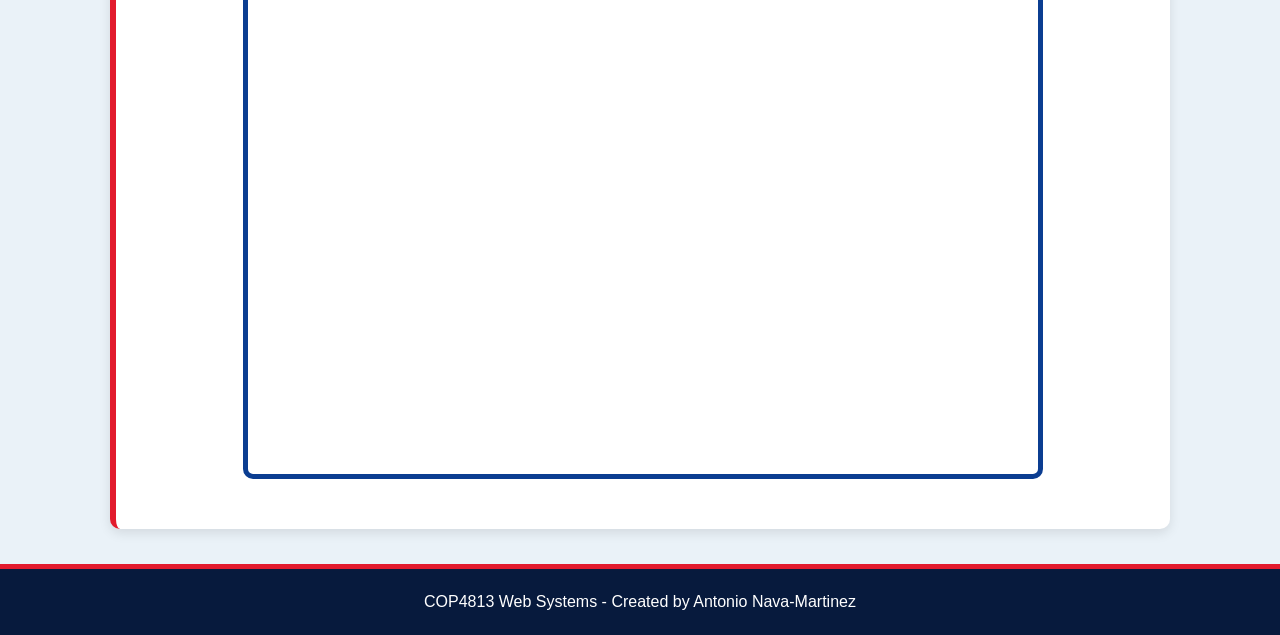
<file: assignment5.html>
<!DOCTYPE html> 
<html lang="en"> 
  <head> 
    <meta charset="UTF-8"> 
    <meta name="viewport" content="width=device-width, initial-scale=1.0">
    <meta name="description" content="COP4813 Assignment 5 - HTML5 Canvas Spirograph.">
<title>Assignment 5 - Spirograph</title>

<link rel="stylesheet" href="style.css">

</head> 
  <body>
<header>
    <h1>My COP4813</h1>
    <p>Web programming and personal portfolio</p>
</header>

 <nav aria-label="Main navigation">
        <ul>
        <li><a href="index.html">Home</a></li>
        <li><a href="about.html">About Me</a></li>
        <li><a href="assignment2.html">Assignment 2 - Web Site</a></li>
        <li><a href="assignment3.html">Assignment 3 - Forms</a></li>
        <li><a href="assignment4.html">Assignment 4 - Creating Plots</a></li>
        <li><a href="assignment5.html">Assignment 5 - Spirograph</a></li>
        <li><a href="assignment6.html">Assignment 6 - JSON</a></li>
        <li><a href="assignment7.html">Assignment 7 - Soccer Challenge</a></li>
        <li><a href="assignment9.html">Assignment 9 - Golf Animation</a></li>
        <li><a href="audit.html">Assignment 10 – Website Audit</a></li>
        </ul>
    </nav>

<main>

    <section>
        <h2>Assignment 5 - Spirograph</h2>

        <p>
            This assignment uses HTML5 Canvas and JavaScript to create
            an animated Spirograph drawing.
        </p>

        <p>
            The position of the pen is calculated using the Spirograph
            equations provided in the assignment. The values for the
            outer radius, inner radius, and pen offset can be changed
            before starting the drawing.
        </p>
    </section>

    <section class="spirograph-section">

        <h2>Spirograph Controls</h2>

        <div class="spirograph-form">

            <div class="spirograph-field">
                <label for="outerRadius">
                    R - Outer Circle Radius:
                </label>

                <input
                    type="number"
                    id="outerRadius"
                    value="150"
                    min="1"
                >
            </div>

            <div class="spirograph-field">
                <label for="innerRadius">
                    r - Inner Circle Radius:
                </label>

                <input
                    type="number"
                    id="innerRadius"
                    value="50"
                    min="1"
                >
            </div>

            <div class="spirograph-field">
                <label for="offset">
                    O - Pen Offset:
                </label>

                <input
                    type="number"
                    id="offset"
                    value="40"
                    min="0"
                >
            </div>
          <div class="spirograph-field">
    <label for="lineColor">
        Drawing Color:
    </label>

    <input
        type="color"
        id="lineColor"
        value="#0b3d91"
    >
</div>


            <p class="spirograph-help">
                R must be greater than or equal to r.
                R and r must be greater than 0.
                O must be 0 or greater.
            </p>

            <button
                class="spirograph-button"
                onclick="startSpirograph()"
            >
                Start Spirograph
            </button>

            <p id="spirographMessage" class="spirograph-message"></p>

        </div>

    </section>

    <section>

        <h2>Spirograph Drawing</h2>

        <canvas
            id="spirographCanvas"
            width="800"
            height="600"
        ></canvas>

    </section>

</main>

<footer>
    <p>COP4813 Web Systems - Created by Antonio Nava-Martinez</p>
</footer>

<script>

    // Get the canvas and its drawing context
    const canvas = document.getElementById("spirographCanvas");
    const ctx = canvas.getContext("2d");

    // Used to control the animation
    let animationFrame;
    let t = 0;

    function startSpirograph() {

        // Get values from the input boxes
        let R = Number(document.getElementById("outerRadius").value);
        let r = Number(document.getElementById("innerRadius").value);
        let O = Number(document.getElementById("offset").value);

        let message = document.getElementById("spirographMessage");
      let color = document.getElementById("lineColor").value;


        // Validate the values
        if (R <= 0 || r <= 0) {
            message.textContent =
                "R and r must be greater than 0.";
            return;
        }

        if (r > R) {
            message.textContent =
                "The inner radius r cannot be greater than R.";
            return;
        }

        if (O < 0) {
            message.textContent =
                "The pen offset O must be 0 or greater.";
            return;
        }

        // Remove any previous error message
        message.textContent = "";

        // Stop an existing animation
        if (animationFrame) {
            cancelAnimationFrame(animationFrame);
        }

        // Clear the canvas
        ctx.clearRect(0, 0, canvas.width, canvas.height);

        // Start t at zero
        t = 0;

        // Move to the center of the canvas
        const centerX = canvas.width / 2;
        const centerY = canvas.height / 2;

        // Set drawing color and line width
ctx.strokeStyle = color;
ctx.lineWidth = 2;


        // Calculate the first position
        let x = (R + r) * Math.cos(t)
            - (r + O) * Math.cos(((R + r) / r) * t);

        let y = (R + r) * Math.sin(t)
            - (r + O) * Math.sin(((R + r) / r) * t);

        // Start drawing the path
        ctx.beginPath();
        ctx.moveTo(centerX + x, centerY + y);

        drawSpirograph(R, r, O, centerX, centerY);
    }


    function drawSpirograph(R, r, O, centerX, centerY) {

        // Increase t
        t += 0.03;

        // Spirograph x equation
        let x = (R + r) * Math.cos(t)
            - (r + O) * Math.cos(((R + r) / r) * t);

        // Spirograph y equation
        let y = (R + r) * Math.sin(t)
            - (r + O) * Math.sin(((R + r) / r) * t);

        // Draw a line to the new position
        ctx.lineTo(centerX + x, centerY + y);
        ctx.stroke();

        // Continue drawing
        if (t < 2 * Math.PI * 100) {
            animationFrame =
                requestAnimationFrame(function () {
                    drawSpirograph(
                        R,
                        r,
                        O,
                        centerX,
                        centerY
                    );
                });
        }
    }

</script>

</body> 
</html>
</file>
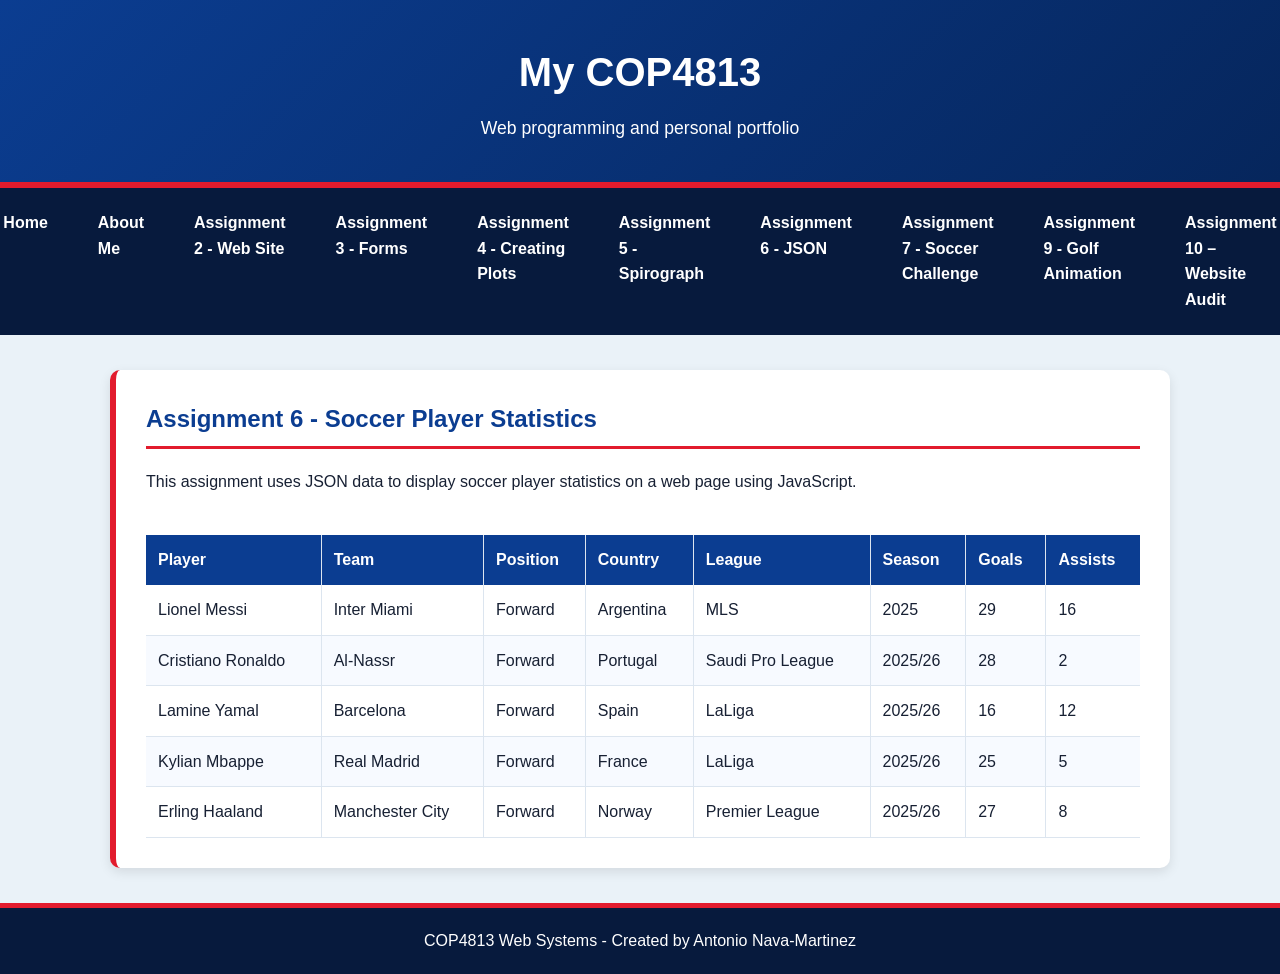
<file: assignment6.html>
<!DOCTYPE html>
<html lang="en">

<head>
    <meta charset="UTF-8">
    <meta name="viewport" content="width=device-width, initial-scale=1.0">

    <meta name="description" content="Assignment 6 - JSON soccer player statistics">

    <title>Assignment 6 - JSON Soccer Data</title>

    <link rel="stylesheet" href="style.css">
</head>

<body>

<header>
    <h1>My COP4813</h1>
    <p>Web programming and personal portfolio</p>
</header>

 <nav aria-label="Main navigation">
        <ul>
        <li><a href="index.html">Home</a></li>
        <li><a href="about.html">About Me</a></li>
        <li><a href="assignment2.html">Assignment 2 - Web Site</a></li>
        <li><a href="assignment3.html">Assignment 3 - Forms</a></li>
        <li><a href="assignment4.html">Assignment 4 - Creating Plots</a></li>
        <li><a href="assignment5.html">Assignment 5 - Spirograph</a></li>
        <li><a href="assignment6.html">Assignment 6 - JSON</a></li>
        <li><a href="assignment7.html">Assignment 7 - Soccer Challenge</a></li>
        <li><a href="assignment9.html">Assignment 9 - Golf Animation</a></li>
        <li><a href="audit.html">Assignment 10 – Website Audit</a></li>
        </ul>
    </nav>
  <main>
<section>
    <h2>Assignment 6 - Soccer Player Statistics</h2>

    <p>
        This assignment uses JSON data to display soccer player
        statistics on a web page using JavaScript.
    </p>

    <div id="playerData">
        <p>Loading soccer player data...</p>
    </div>

</section>

</main>

<footer>
    <p>COP4813 Web Systems - Created by Antonio Nava-Martinez</p>
</footer>

<script>

    fetch("myjson.json")
        .then(response => response.json())
        .then(players => {

            let table = `
                <table>
                    <thead>
                        <tr>
                            <th>Player</th>
                            <th>Team</th>
                            <th>Position</th>
                            <th>Country</th>
                            <th>League</th>
                            <th>Season</th>
                            <th>Goals</th>
                            <th>Assists</th>
                        </tr>
                    </thead>
                    <tbody>
            `;

            players.forEach(player => {

                table += `
                    <tr>
                        <td>${player.playerName}</td>
                        <td>${player.team}</td>
                        <td>${player.position}</td>
                        <td>${player.country}</td>
                        <td>${player.league}</td>
                        <td>${player.season}</td>
                        <td>${player.goals}</td>
                        <td>${player.assists}</td>
                    </tr>
                `;

            });

            table += `
                    </tbody>
                </table>
            `;
          document.getElementById("playerData").innerHTML = table;


        });

</script>






</body>
</html>
</file>
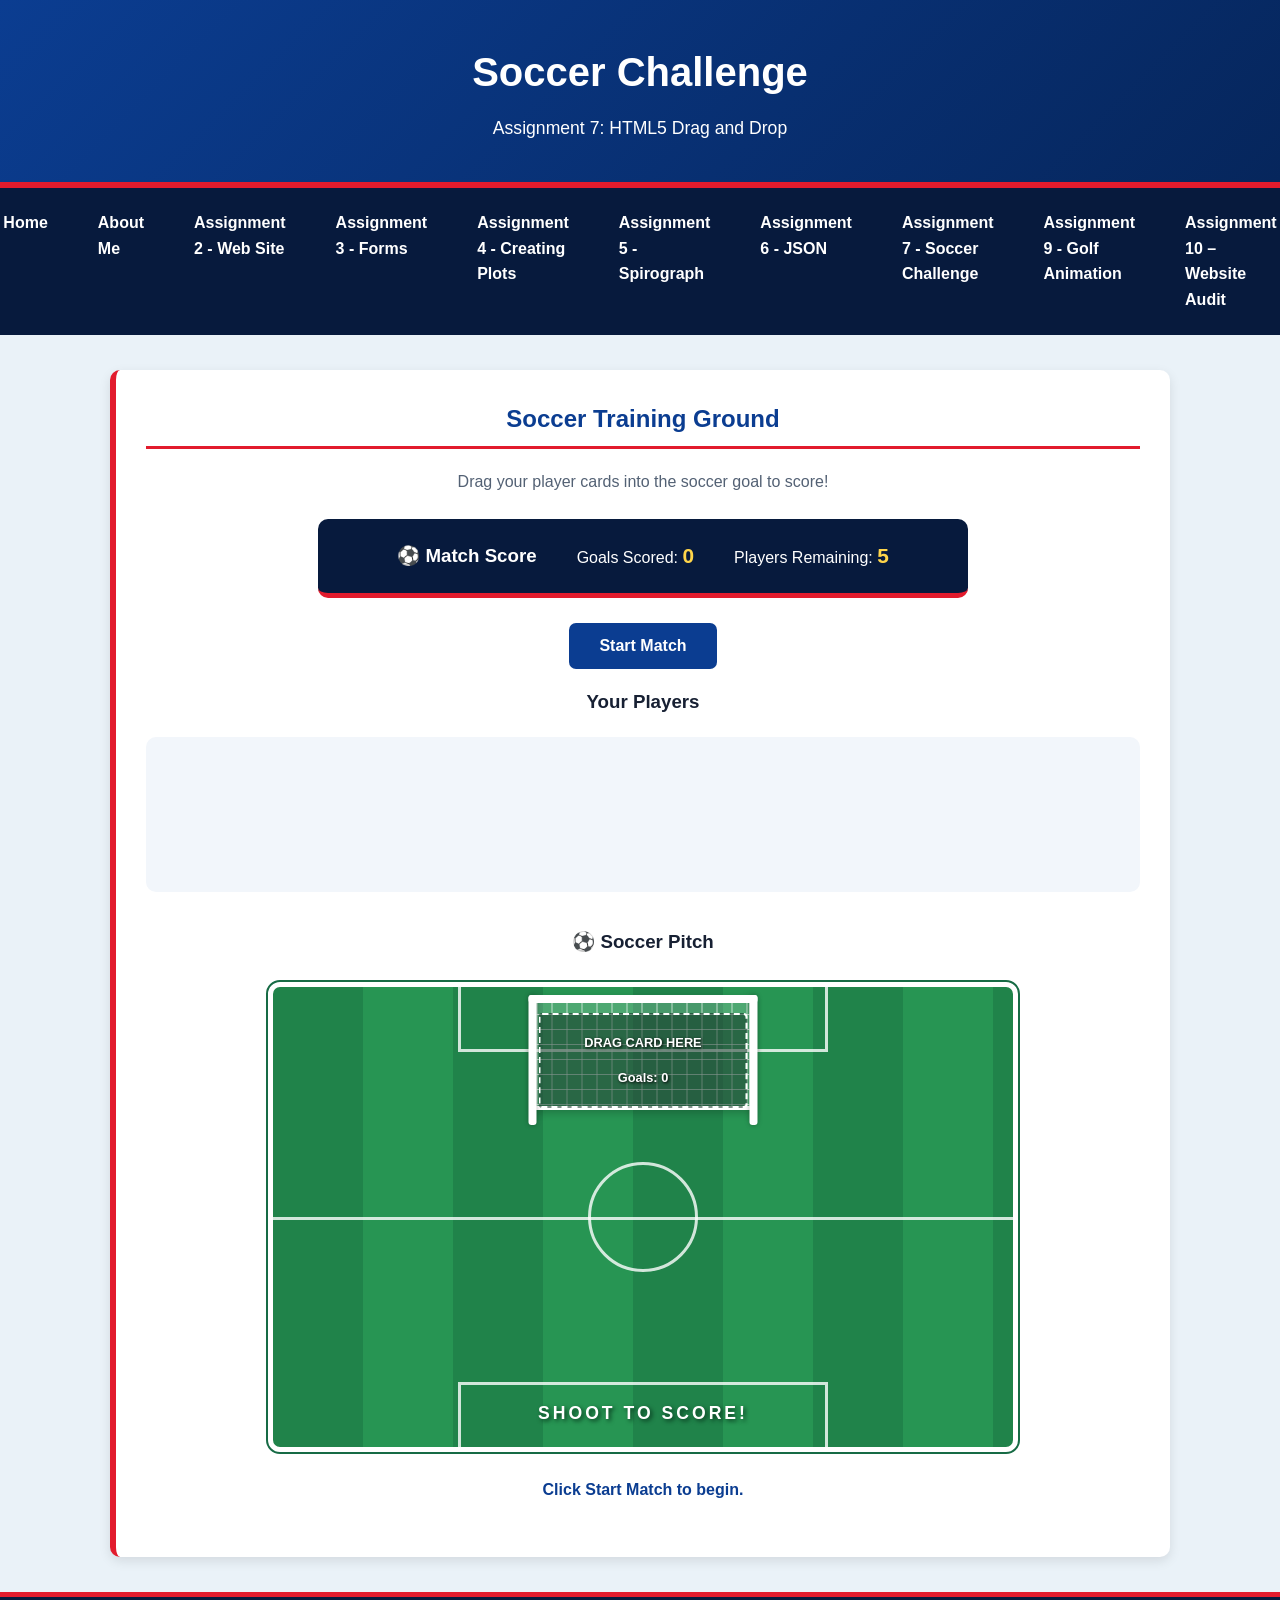
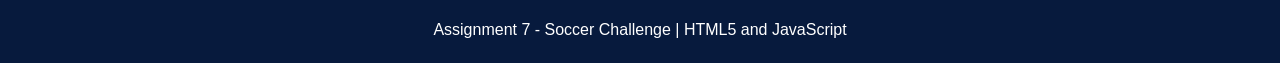
<file: assignment7.html>
<!DOCTYPE html> 
<html lang="en"> 
    <head> 
        <meta charset="UTF-8"> 
        <meta name="viewport" content="width=device-width, initial-scale=1.0"> 
        <title>Assignment 7 - Soccer Challenge</title> 
        <link rel="stylesheet" href="style.css"> 
    </head>

<body>

<header> 
    <h1>Soccer Challenge</h1> 
    <p>Assignment 7: HTML5 Drag and Drop</p> 
</header>

<nav aria-label="Main navigation">
        <ul>
        <li><a href="index.html">Home</a></li>
        <li><a href="about.html">About Me</a></li>
        <li><a href="assignment2.html">Assignment 2 - Web Site</a></li>
        <li><a href="assignment3.html">Assignment 3 - Forms</a></li>
        <li><a href="assignment4.html">Assignment 4 - Creating Plots</a></li>
        <li><a href="assignment5.html">Assignment 5 - Spirograph</a></li>
        <li><a href="assignment6.html">Assignment 6 - JSON</a></li>
        <li><a href="assignment7.html">Assignment 7 - Soccer Challenge</a></li>
        <li><a href="assignment9.html">Assignment 9 - Golf Animation</a></li>
        <li><a href="audit.html">Assignment 10 – Website Audit</a></li>
        </ul>
    </nav>

<main> 
    <section class="card-game-section">

<h2>Soccer Training Ground</h2>

<p class="card-game-intro"> Drag your player cards into the soccer goal to score! </p>

<!-- Scoreboard --> 
        <div class="scoreboard">
            <h3>⚽ Match Score</h3> 
            <p>Goals Scored: <span id="score">0</span></p> 
            <p>Players Remaining: <span id="remaining">5</span></p> 
        </div>

<!-- Start Match Button --> 
        <button type="button" id="dealButton" class="deal-button"> Start Match </button>

<!-- Player Cards --> 
        <h3>Your Players</h3> <div id="hand"></div>

<!-- Soccer Field --> 
        <h3>⚽ Soccer Pitch</h3>

<div class="soccer-field">

<!-- Soccer Field Markings --> 
    <div class="field-line halfway-line">
        
    </div> <div class="center-circle"></div>

<div class="penalty-box penalty-box-top"></div> <div class="penalty-box penalty-box-bottom"></div>

<!-- Soccer Goal -->
    <div class="goal-area">

<div class="goal-net"></div>

<div class="goal-post goal-post-left"></div>
        <div class="goal-post goal-post-right"></div>
        <div class="goal-crossbar">
        </div>

<!-- Drag and Drop Target -->
        <div id="discard" class="goal-drop-zone">

<p id="goalMessage">DRAG CARD HERE</p>

<div id="discardedCards"></div>

<p id="discardCount">Goals: 0</p>

</div>

</div>

<div class="field-label">SHOOT TO SCORE!</div>

</div>

<!-- Event Confirmation Message --> 
        <p id="status" role="status" aria-live="polite"> Click Start Match to begin. </p>

</section>
</main>

<footer>
    
    <p>Assignment 7 - Soccer Challenge | HTML5 and JavaScript</p> </footer>

<script> const hand = document.getElementById("hand"); const discard = document.getElementById("discard"); const status = document.getElementById("status"); const discardCount = document.getElementById("discardCount"); const discardedCards = document.getElementById("discardedCards"); const goalMessage = document.getElementById("goalMessage"); const scoreDisplay = document.getElementById("score"); const remainingDisplay = document.getElementById("remaining"); const dealButton = document.getElementById("dealButton");

const suits = [ { symbol: "♠", name: "Spades", red: false }, { symbol: "♥", name: "Hearts", red: true }, { symbol: "♦", name: "Diamonds", red: true }, { symbol: "♣", name: "Clubs", red: false } ];

const ranks = [ "A", "2", "3", "4", "5", "6", "7", "8", "9", "10", "J", "Q", "K" ];

let discarded = 0; const handSize = 5;

function createDeck() { const deck = [];

suits.forEach(suit => { ranks.forEach(rank => { deck.push({ symbol: suit.symbol, name: suit.name, red: suit.red, rank: rank }); }); });

for (let i = deck.length - 1; i > 0; i--) { const j = Math.floor(Math.random() * (i + 1)); [deck[i], deck[j]] = [deck[j], deck[i]]; }

return deck; }

function createCard(card, index) { const element = document.createElement("div");

element.className = card.red ? "card red" : "card"; element.id = "player-" + index; element.draggable = true;

element.setAttribute( "aria-label", card.rank + " of " + card.name );

const top = document.createElement("div"); top.className = "card-corner card-top";

const topRank = document.createElement("span"); topRank.textContent = card.rank;

const topSymbol = document.createElement("span"); topSymbol.textContent = card.symbol;

top.append(topRank, topSymbol);

const center = document.createElement("div"); center.className = "card-center"; center.textContent = "⚽"; center.setAttribute("aria-hidden", "true");

const bottom = document.createElement("div"); bottom.className = "card-corner card-bottom";

const bottomRank = document.createElement("span"); bottomRank.textContent = card.rank;

const bottomSymbol = document.createElement("span"); bottomSymbol.textContent = card.symbol;

bottom.append(bottomRank, bottomSymbol); element.append(top, center, bottom);

element.addEventListener("dragstart", event => { event.dataTransfer.setData("text/plain", element.id); event.dataTransfer.effectAllowed = "move";

status.textContent = "Player selected! Drag the card into the soccer goal.";

status.classList.remove("success"); });

hand.appendChild(element); }

function dealCards() { hand.innerHTML = ""; discardedCards.innerHTML = "";

discarded = 0;

scoreDisplay.textContent = "0"; remainingDisplay.textContent = handSize; discardCount.textContent = "Goals: 0"; goalMessage.textContent = "DRAG CARD HERE";

discard.classList.remove("scored"); discard.classList.remove("drag-over"); status.classList.remove("success");

dealButton.textContent = "Restart Match";

const deck = createDeck(); const players = deck.slice(0, handSize);

players.forEach((card, index) => { createCard(card, index); });

status.textContent = "Kickoff! Five players are ready. Drag a card into the goal!"; }

discard.addEventListener("dragover", event => { event.preventDefault(); event.dataTransfer.dropEffect = "move"; discard.classList.add("drag-over"); });

discard.addEventListener("dragleave", event => { if (!discard.contains(event.relatedTarget)) { discard.classList.remove("drag-over"); } });

discard.addEventListener("drop", event => { event.preventDefault(); discard.classList.remove("drag-over");

const id = event.dataTransfer.getData("text/plain"); const card = document.getElementById(id);

if (!card || !hand.contains(card)) { return; }

discardedCards.appendChild(card); card.draggable = false;

discarded++;

scoreDisplay.textContent = discarded; remainingDisplay.textContent = handSize - discarded; discardCount.textContent = "Goals: " + discarded;

goalMessage.textContent = "⚽ GOOOAL!";

discard.classList.remove("scored"); void discard.offsetWidth; discard.classList.add("scored");

status.classList.add("success");

if (discarded === handSize) { status.textContent = "FULL TIME! You scored 5 goals! Drop event confirmed!";

dealButton.textContent = "Play Again"; } else { status.textContent = "GOAL! Drop event triggered successfully! " + (handSize - discarded) + " players remaining."; } });

dealButton.addEventListener("click", dealCards); </script>
</file>
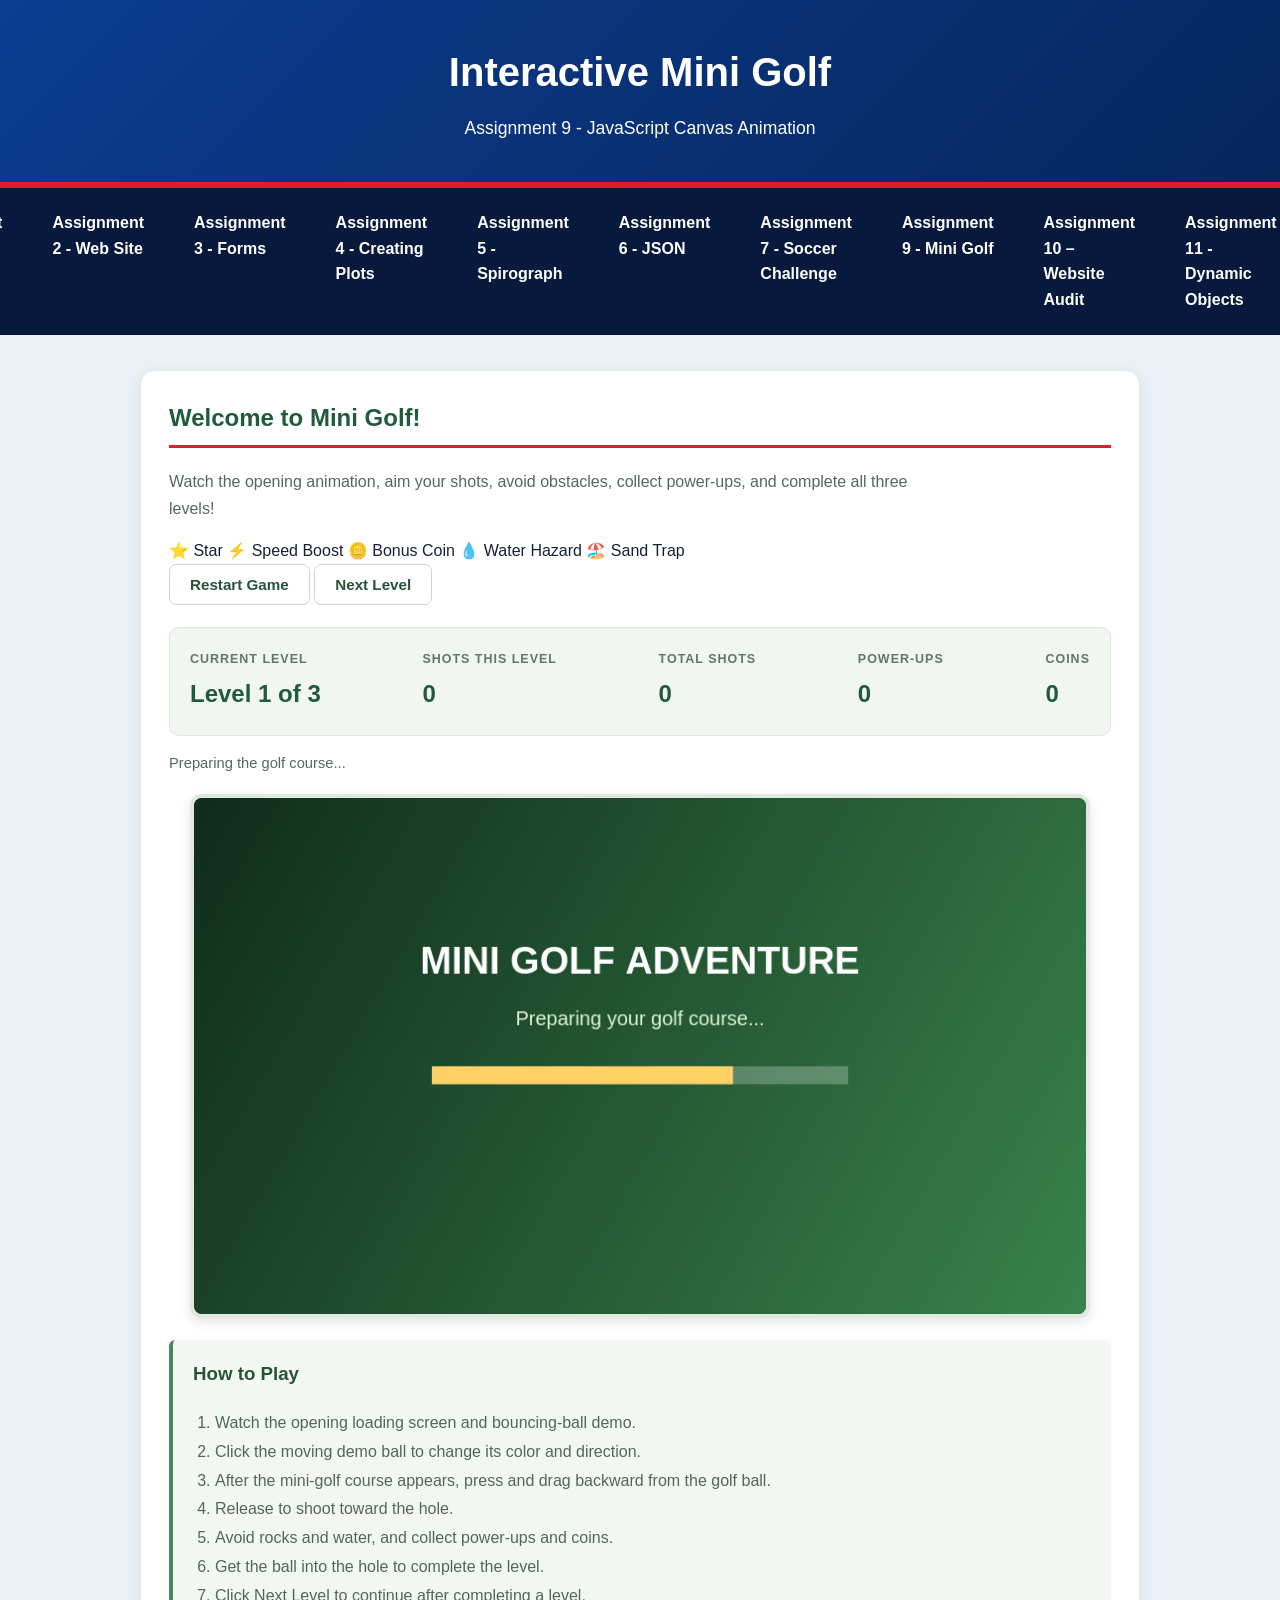
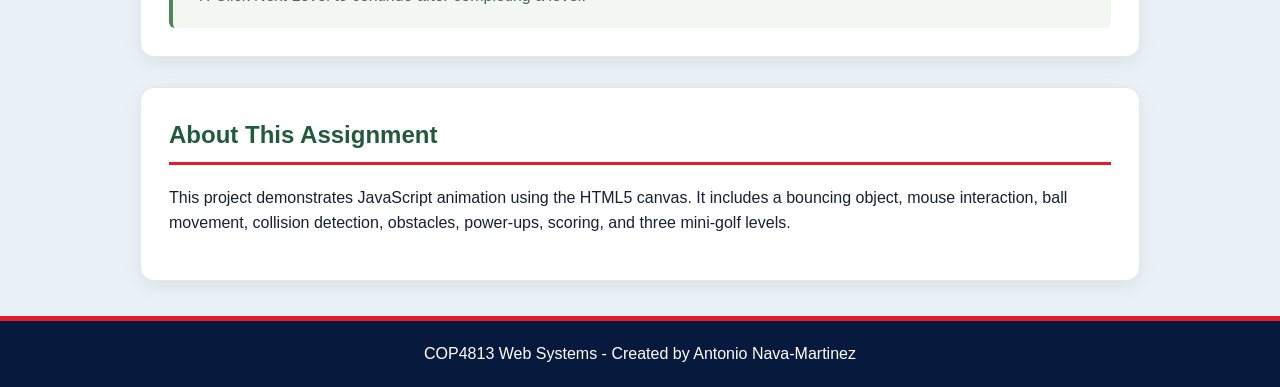
<file: assignment9.html>
<!DOCTYPE html>
<html lang="en">
<head>
    <meta charset="UTF-8">
    <meta name="viewport" content="width=device-width, initial-scale=1.0">
    <meta name="description" content="Assignment 9 - Interactive JavaScript Mini Golf">
    <title>Assignment 9 - Mini Golf</title>
    <link rel="stylesheet" href="style.css">
</head>
<body>

<header>
    <h1>Interactive Mini Golf</h1>
    <p>Assignment 9 - JavaScript Canvas Animation</p>
</header>

<nav aria-label="Main navigation">
    <ul>
        <li><a href="index.html">Home</a></li>
        <li><a href="about.html">About Me</a></li>
        <li><a href="assignment2.html">Assignment 2 - Web Site</a></li>
        <li><a href="assignment3.html">Assignment 3 - Forms</a></li>
        <li><a href="assignment4.html">Assignment 4 - Creating Plots</a></li>
        <li><a href="assignment5.html">Assignment 5 - Spirograph</a></li>
        <li><a href="assignment6.html">Assignment 6 - JSON</a></li>
        <li><a href="assignment7.html">Assignment 7 - Soccer Challenge</a></li>
        <li><a href="assignment9.html">Assignment 9 - Mini Golf</a></li>
        <li><a href="audit.html">Assignment 10 – Website Audit</a></li>
       <li><a href="assignment11.html">Assignment 11 - Dynamic Objects</a></li>
       <li><a href="assignment12.html">Assignment 12 - CMS Review</a></li> 
    </ul>
</nav>

<main>
    <section class="golf-section">
        <h2>Welcome to Mini Golf!</h2>

        <p class="golf-intro">
            Watch the opening animation, aim your shots, avoid obstacles,
            collect power-ups, and complete all three levels!
        </p>

        <div class="golf-legend">
            <span>⭐ Star</span>
            <span>⚡ Speed Boost</span>
            <span>🪙 Bonus Coin</span>
            <span>💧 Water Hazard</span>
            <span>🏖️ Sand Trap</span>
        </div>

        <div class="golf-controls">
            <button type="button" id="resetGolf" class="golf-reset">
                Restart Game
            </button>

            <button type="button" id="nextLevel" class="golf-reset" disabled>
                Next Level
            </button>
        </div>

        <div class="golf-dashboard">
            <div>
                <p class="golf-label">CURRENT LEVEL</p>
                <p class="golf-score" id="levelDisplay">Level 1 of 3</p>
            </div>

            <div>
                <p class="golf-label">SHOTS THIS LEVEL</p>
                <p class="golf-score" id="shotCount">0</p>
            </div>

            <div>
                <p class="golf-label">TOTAL SHOTS</p>
                <p class="golf-score" id="totalShots">0</p>
            </div>

            <div>
                <p class="golf-label">POWER-UPS</p>
                <p class="golf-score" id="powerUpCount">0</p>
            </div>

            <div>
                <p class="golf-label">COINS</p>
                <p class="golf-score" id="coinCount">0</p>
            </div>
        </div>

        <p id="golfStatus" role="status" aria-live="polite">
            Preparing the golf course...
        </p>

        <div class="golf-canvas-wrap">
            <canvas
                id="golfCanvas"
                width="900"
                height="520"
                role="img"
                aria-label="Interactive mini golf game">
                Your browser does not support HTML5 canvas.
            </canvas>
        </div>

        <div class="golf-instructions">
            <h3>How to Play</h3>

            <ol>
                <li>Watch the opening loading screen and bouncing-ball demo.</li>
                <li>Click the moving demo ball to change its color and direction.</li>
                <li>After the mini-golf course appears, press and drag backward from the golf ball.</li>
                <li>Release to shoot toward the hole.</li>
                <li>Avoid rocks and water, and collect power-ups and coins.</li>
                <li>Get the ball into the hole to complete the level.</li>
                <li>Click Next Level to continue after completing a level.</li>
            </ol>
        </div>
    </section>

    <section class="golf-section">
        <h2>About This Assignment</h2>

        <p>
            This project demonstrates JavaScript animation using the HTML5
            canvas. It includes a bouncing object, mouse interaction,
            ball movement, collision detection, obstacles, power-ups,
            scoring, and three mini-golf levels.
        </p>
    </section>
</main>

<footer>
    <p>COP4813 Web Systems - Created by Antonio Nava-Martinez</p>
</footer>

<script src="assignment9.js"></script>
</body>
</html>
</file>
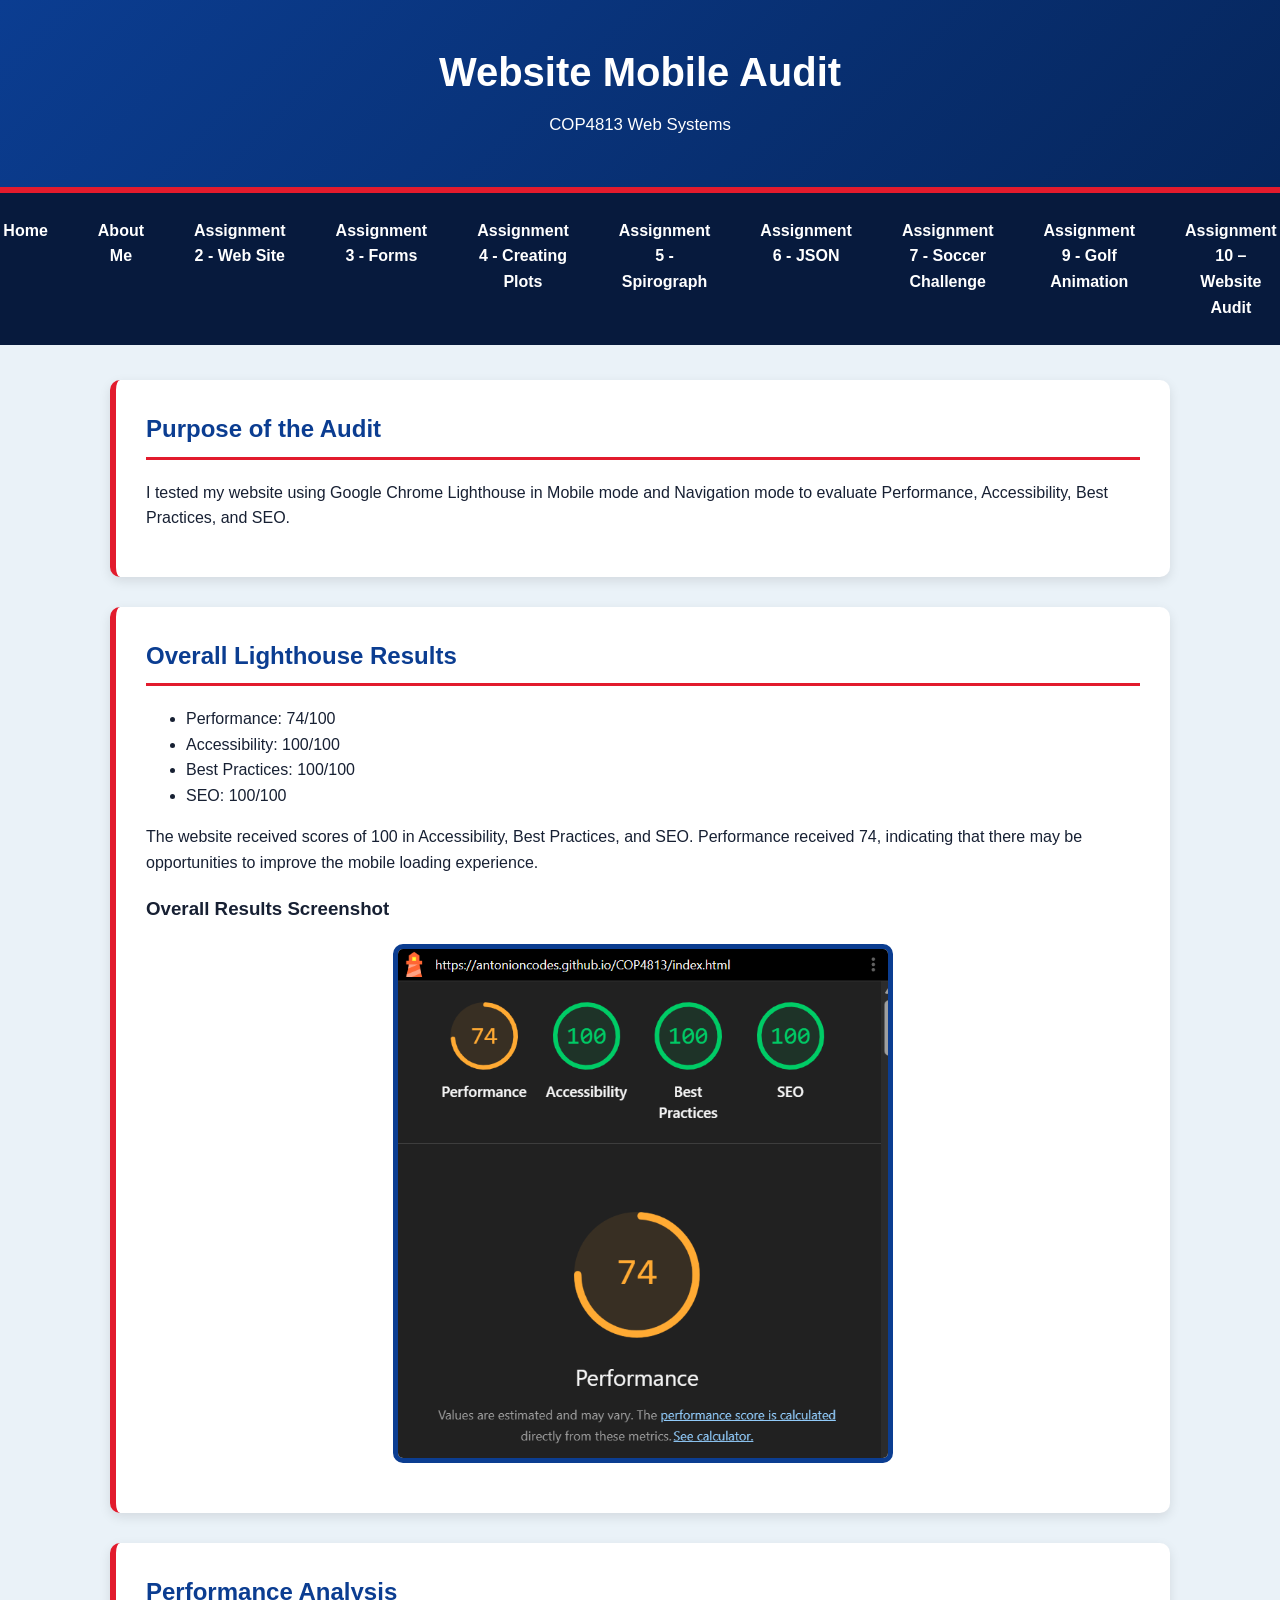
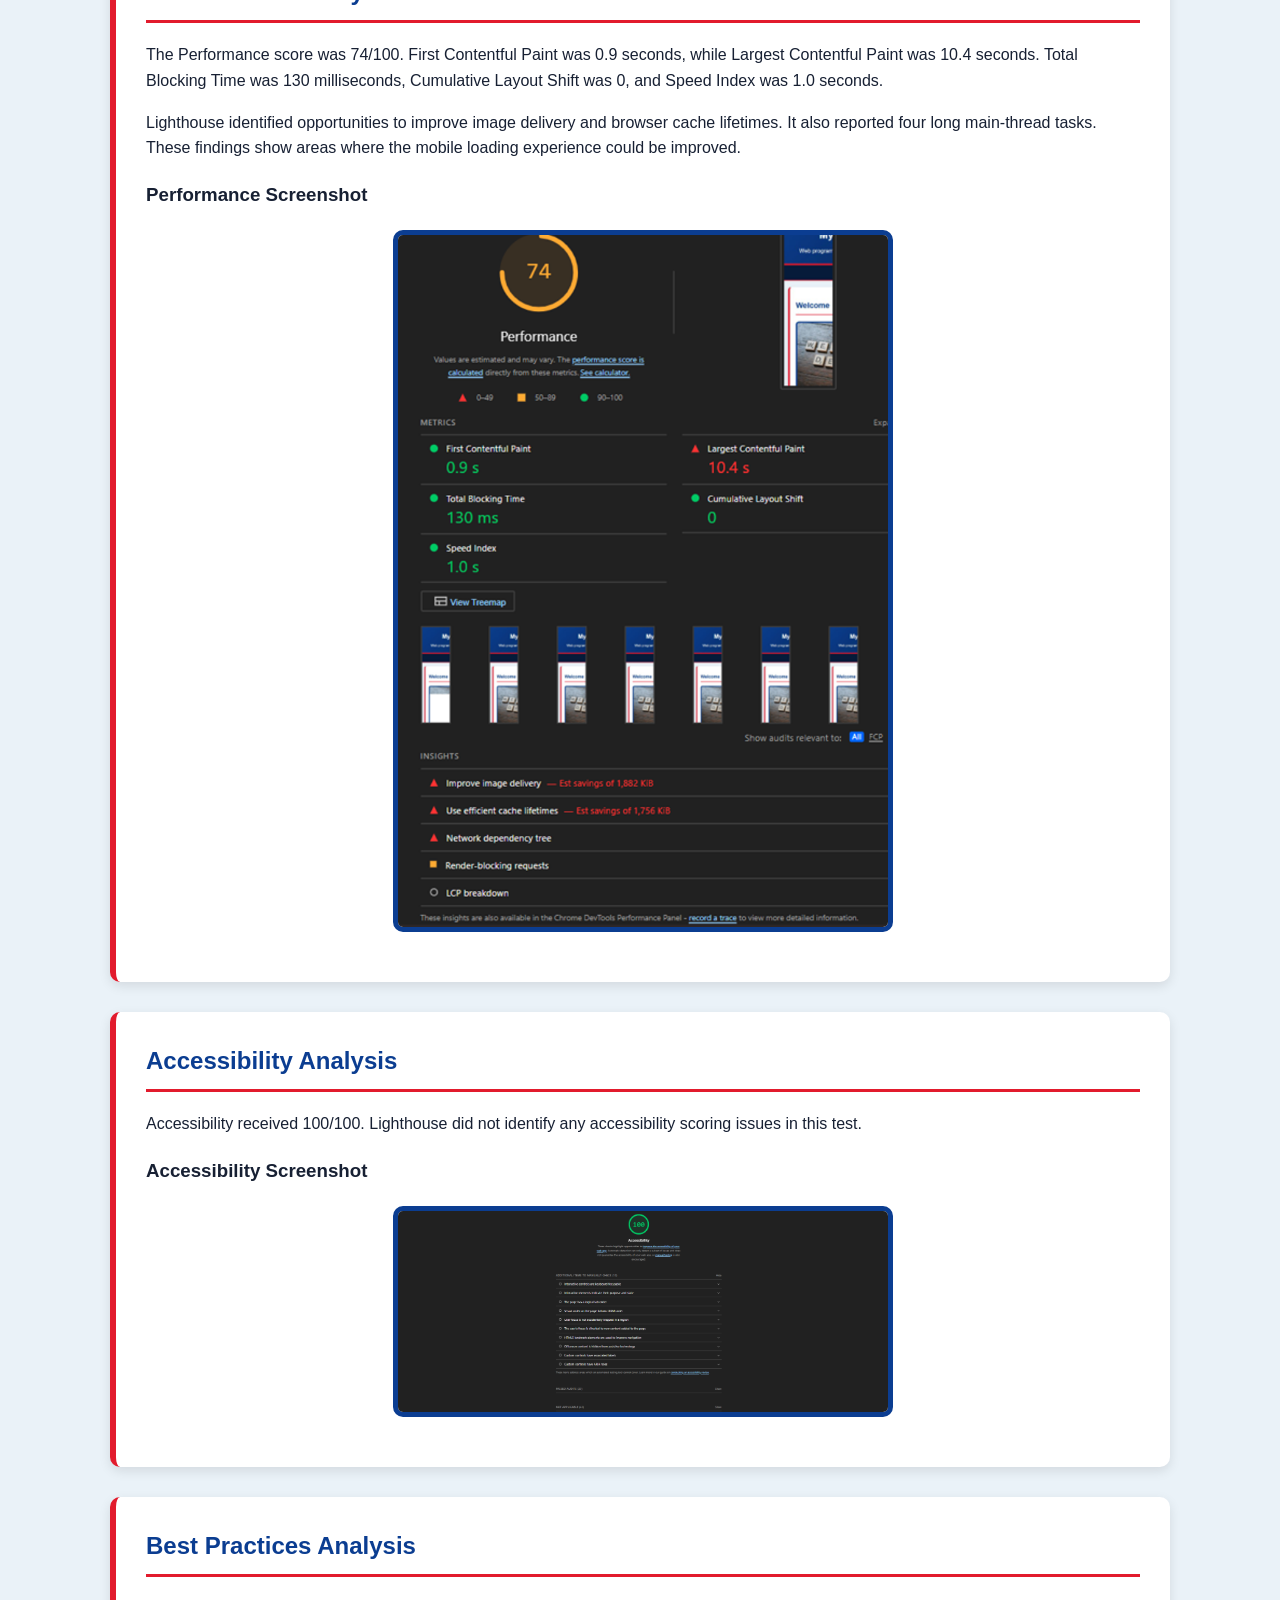
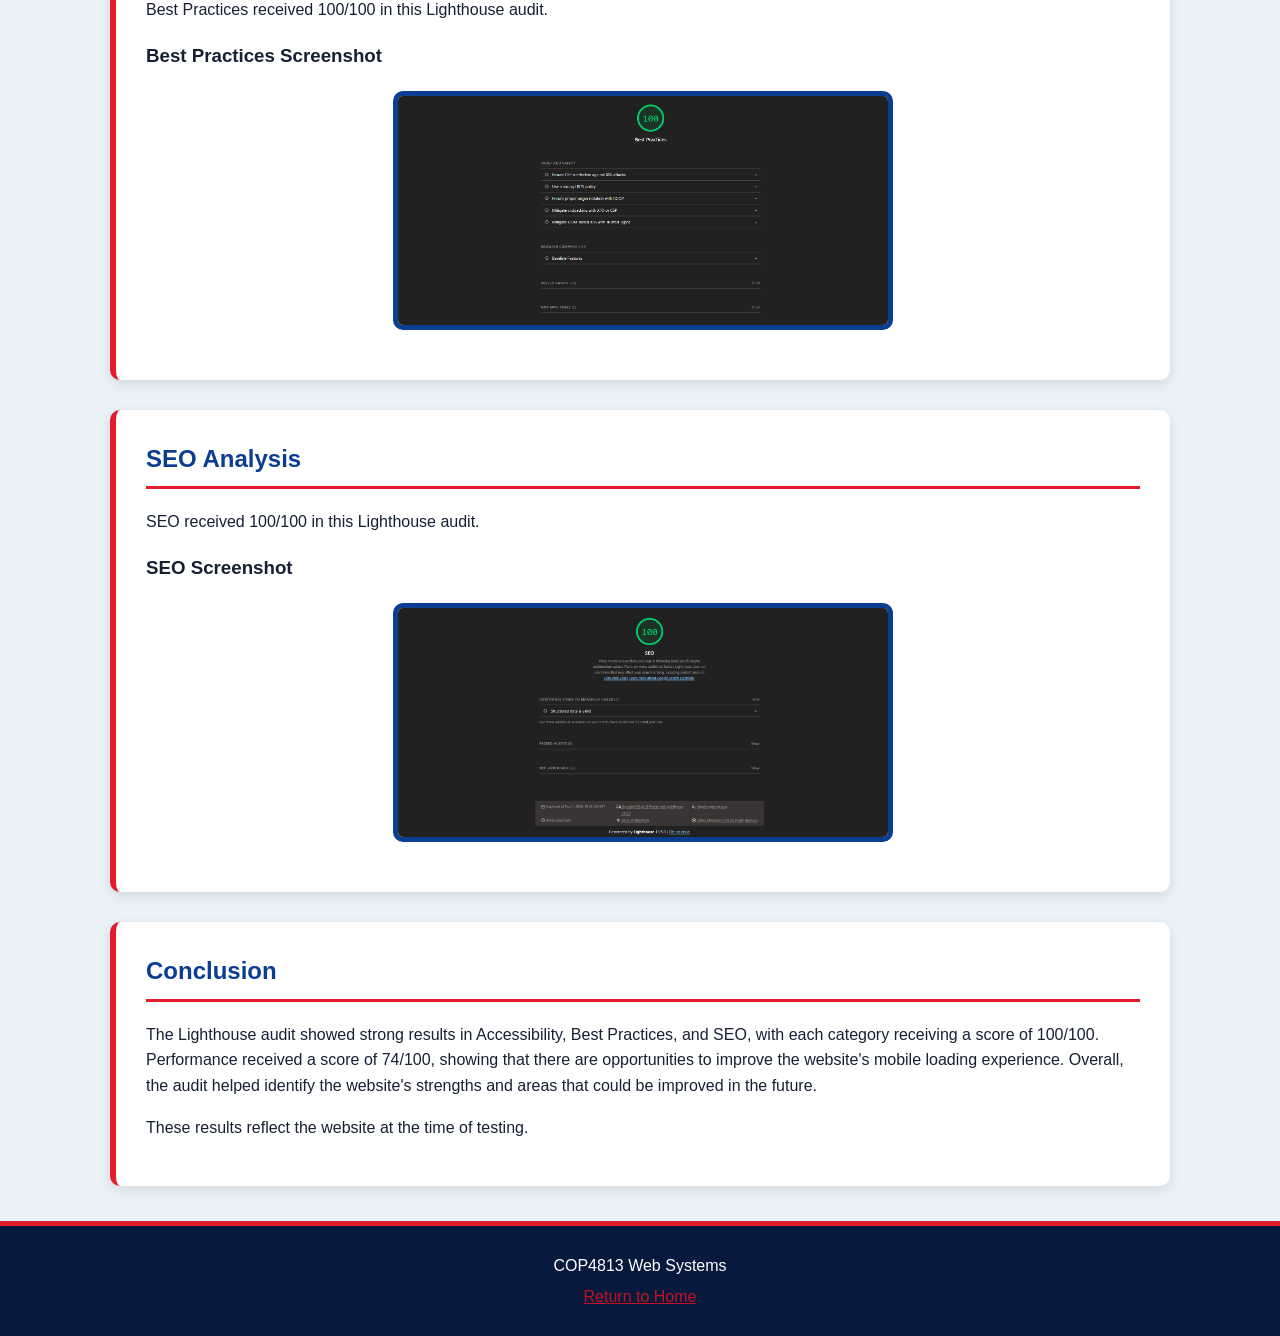
<file: audit.html>
<!DOCTYPE html>
<html lang="en">
<head>
    <meta charset="UTF-8">
    <meta name="viewport" content="width=device-width, initial-scale=1.0">
    <meta name="description" content="Lighthouse mobile audit results for my COP4813 website.">
    <title>Website Audit | My COP4813 Website</title>
    <link rel="stylesheet" href="style.css">
</head>
<body>

    <header class="site-header">
        <h1>Website Mobile Audit</h1>
        <p>COP4813 Web Systems</p>
    </header>

    <nav
        class="main-navigation"
        id="site-navigation"
        aria-label="Main navigation"
    >
        <ul>
            <li><a href="index.html" aria-current="page">Home</a></li>
            <li><a href="about.html">About Me</a></li>
            <li><a href="assignment2.html">Assignment 2 - Web Site</a></li>
            <li><a href="assignment3.html">Assignment 3 - Forms</a></li>
            <li><a href="assignment4.html">Assignment 4 - Creating Plots</a></li>
            <li><a href="assignment5.html">Assignment 5 - Spirograph</a></li>
            <li><a href="assignment6.html">Assignment 6 - JSON</a></li>
            <li><a href="assignment7.html">Assignment 7 - Soccer Challenge</a></li>
            <li><a href="assignment9.html">Assignment 9 - Golf Animation</a></li>
            <li><a href="audit.html">Assignment 10 – Website Audit</a></li>
        </ul>
    </nav>

    <main>
        <section>
            <h2>Purpose of the Audit</h2>
            <p>
                I tested my website using Google Chrome Lighthouse
                in Mobile mode and Navigation mode to evaluate
                Performance, Accessibility, Best Practices, and SEO.
            </p>
        </section>

        <section>
            <h2>Overall Lighthouse Results</h2>
            <ul>
                <li>Performance: 74/100</li>
                <li>Accessibility: 100/100</li>
                <li>Best Practices: 100/100</li>
                <li>SEO: 100/100</li>
            </ul>

            <p>
                The website received scores of 100 in Accessibility,
                Best Practices, and SEO. Performance received 74,
                indicating that there may be opportunities to improve
                the mobile loading experience.
            </p>

            <h3>Overall Results Screenshot</h3>
            <img
            src="lighthouse-overall.png.png"
            alt="Google Lighthouse mobile audit showing Performance 74, Accessibility 100, Best Practices 100, and SEO 100"
            class="audit-screenshot"
            >
        </section>

        <section>
            <h2>Performance Analysis</h2>
<p>
    The Performance score was 74/100. First Contentful Paint
    was 0.9 seconds, while Largest Contentful Paint was
    10.4 seconds. Total Blocking Time was 130 milliseconds,
    Cumulative Layout Shift was 0, and Speed Index was
    1.0 seconds.
</p>

<p>
    Lighthouse identified opportunities to improve image
    delivery and browser cache lifetimes. It also reported
    four long main-thread tasks. These findings show areas
    where the mobile loading experience could be improved.
</p>
        <h3>Performance Screenshot</h3>
        <img
        src="lighthouse-performance.png.png"
        alt="Google Lighthouse mobile Performance results showing a score of 74 and performance metrics"
        class="audit-screenshot"
        >
        </section>

        <section>
            <h2>Accessibility Analysis</h2>
            <p>
                Accessibility received 100/100. Lighthouse did not
                identify any accessibility scoring issues in this test.
            </p>
<h3>Accessibility Screenshot</h3>
<img
    src="lighthouse-accessibility.png.png"
    alt="Google Lighthouse mobile Accessibility results showing a score of 100"
    class="audit-screenshot"
>
        </section>

        <section>
            <h2>Best Practices Analysis</h2>
            <p>
                Best Practices received 100/100 in this Lighthouse audit.
            </p>
        <h3>Best Practices Screenshot</h3>
        <img
        src="lighthouse-best-practices.png.png"
        alt="Google Lighthouse mobile Best Practices results showing a score of 100"
        class="audit-screenshot"
        >
        </section>

        <section>
            <h2>SEO Analysis</h2>
            <p>
                SEO received 100/100 in this Lighthouse audit.
            </p>
        <h3>SEO Screenshot</h3>
        <img
        src="lighthouse-seo.png.png"
        alt="Google Lighthouse mobile SEO results showing a score of 100"
        class="audit-screenshot"
        >
        </section>

        <section>
            <h2>Conclusion</h2>
            <p>
            The Lighthouse audit showed strong results in Accessibility, Best Practices, 
            and SEO, with each category receiving a score of 100/100. Performance received a 
            score of 74/100, showing that there are opportunities to improve the website's 
            mobile loading experience. Overall, the audit helped identify the website's 
            strengths and areas that could be improved in the future.
            </p>
            <p>
                These results reflect the website at the time of testing.
            </p>
        </section>
    </main>

    <footer class="site-footer">
        <p>COP4813 Web Systems</p>
        <p><a href="index.html">Return to Home</a></p>
    </footer>

</body>
</html>
</file>
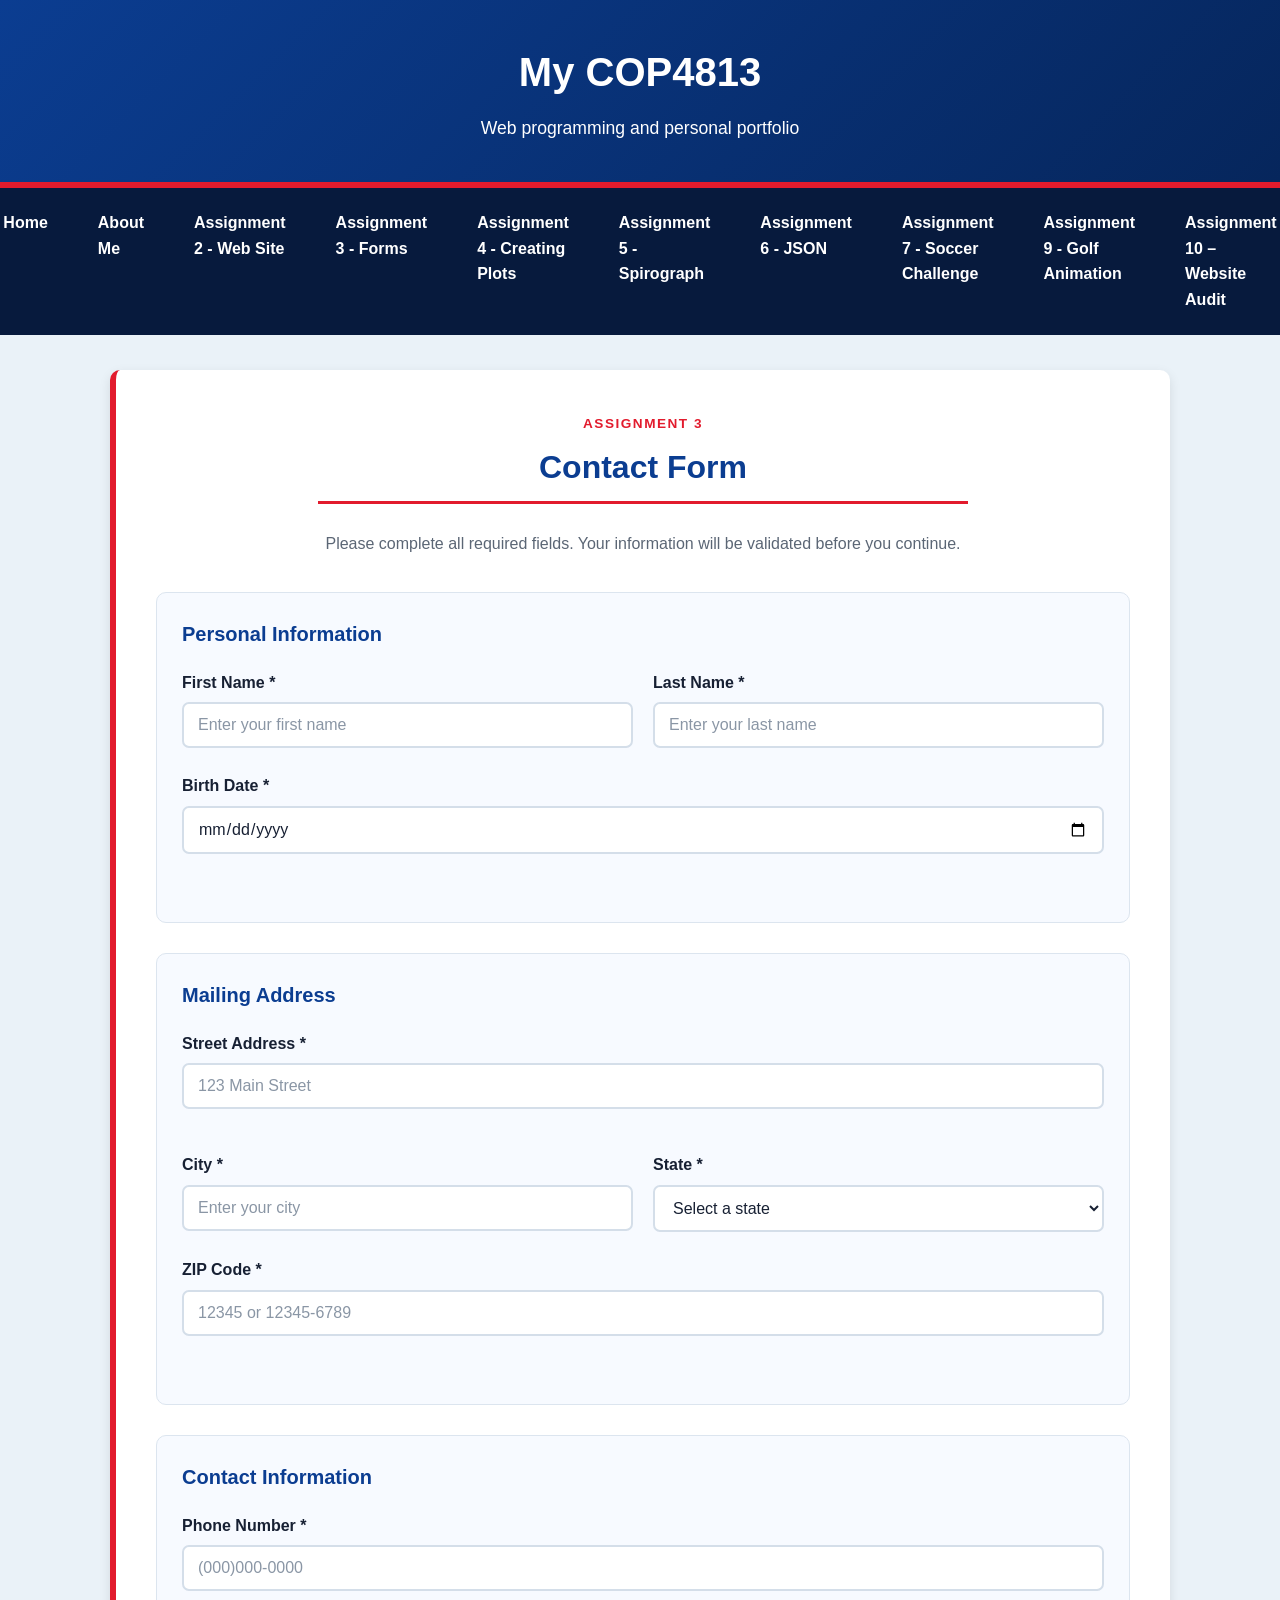
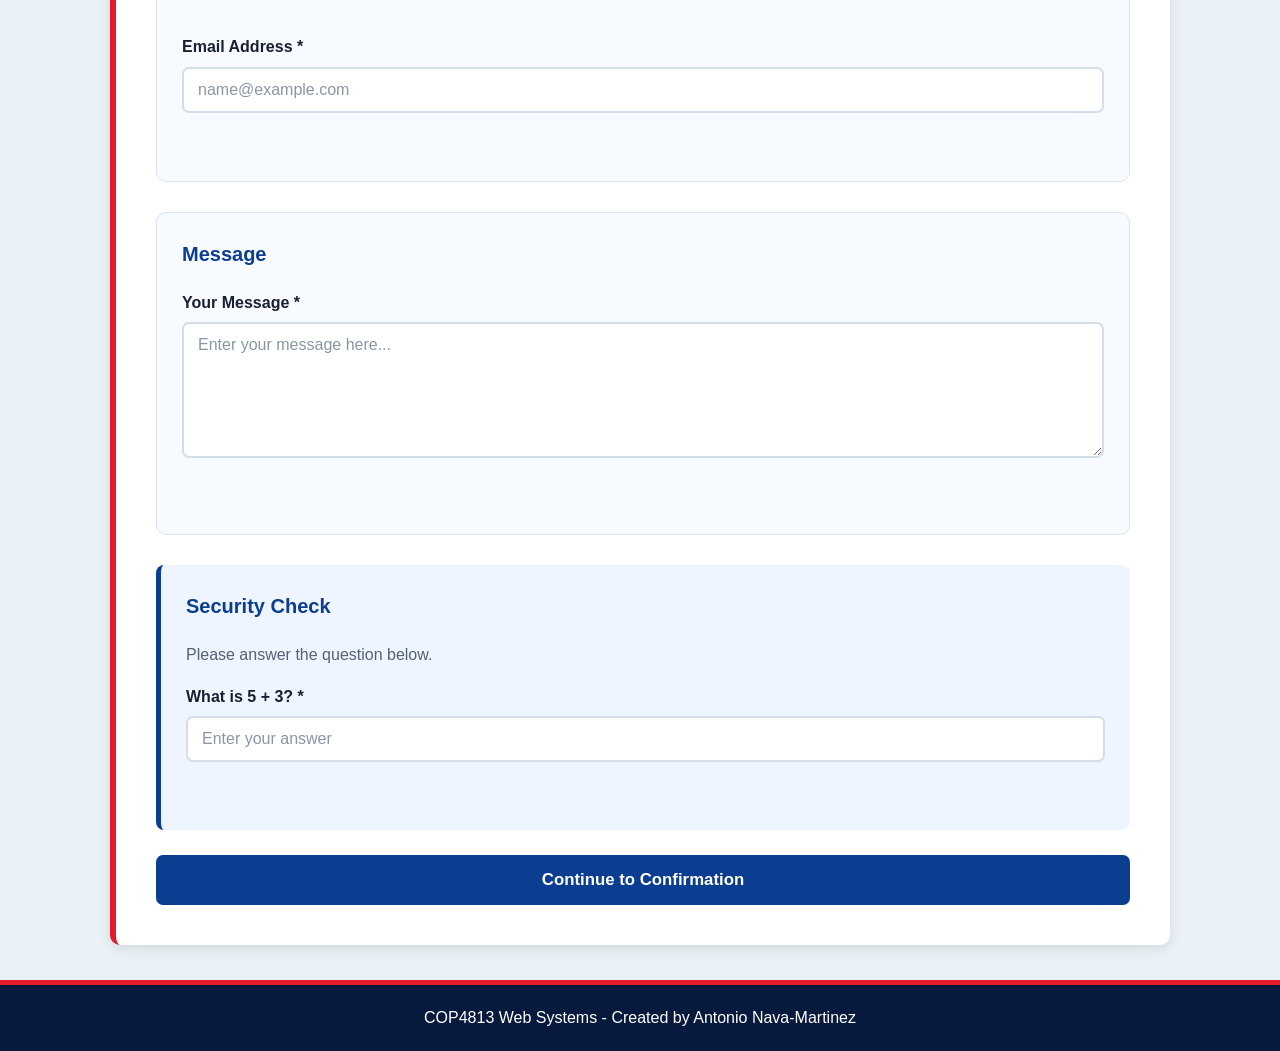
<file: confirmation.html>
<!DOCTYPE html>
<html lang="en">

<head>

    <meta charset="UTF-8">

    <meta
        name="viewport"
        content="width=device-width, initial-scale=1.0"
    >

    <meta
        name="description"
        content="Assignment 3 confirmation page for COP4813 Web Systems."
    >

    <title>Confirm Information - Assignment 3</title>

    <link
        rel="stylesheet"
        href="style.css"
    >

</head>

<body>

    <header>

        <h1>My COP4813</h1>

        <p>
            Web programming and personal portfolio
        </p>

    </header>


    <nav aria-label="Main navigation">

        <ul>

            <li>
                <a href="index.html">
                    Home
                </a>
            </li>

            <li>
                <a href="about.html">
                    About Me
                </a>
            </li>

            <li>
                <a href="assignment2.html">
                    Assignments
                </a>
            </li>

            <li>
                <a href="assignment3.html">
                    Assignment 3 - Forms
                </a>
            </li>

        </ul>

    </nav>


    <main>

        <section class="form-section">

            <div class="form-intro">

                <span class="form-label">
                    ASSIGNMENT 3
                </span>

                <h2>
                    Confirm Your Information
                </h2>

                <p>
                    Please review the information below carefully.
                    If everything is correct, click
                    "Confirm and Send."
                </p>

            </div>


            <div class="confirmation-box">

                <h3>
                    Personal Information
                </h3>


                <div class="confirmation-item">

                    <strong>
                        Name:
                    </strong>

                    <span id="displayName"></span>

                </div>


                <div class="confirmation-item">

                    <strong>
                        Birth Date:
                    </strong>

                    <span id="displayBirthdate"></span>

                </div>


                <h3>
                    Mailing Address
                </h3>


                <div class="confirmation-item">

                    <strong>
                        Street Address:
                    </strong>

                    <span id="displayAddress"></span>

                </div>


                <div class="confirmation-item">

                    <strong>
                        City:
                    </strong>

                    <span id="displayCity"></span>

                </div>


                <div class="confirmation-item">

                    <strong>
                        State:
                    </strong>

                    <span id="displayState"></span>

                </div>


                <div class="confirmation-item">

                    <strong>
                        ZIP Code:
                    </strong>

                    <span id="displayZip"></span>

                </div>


                <h3>
                    Contact Information
                </h3>


                <div class="confirmation-item">

                    <strong>
                        Phone:
                    </strong>

                    <span id="displayPhone"></span>

                </div>


                <div class="confirmation-item">

                    <strong>
                        Email:
                    </strong>

                    <span id="displayEmail"></span>

                </div>


                <h3>
                    Message
                </h3>


                <div
                    class="message-display"
                    id="displayMessage"
                ></div>

            </div>


            <div class="confirmation-buttons">

                <a
                    href="assignment3.html"
                    class="back-button"
                >
                    Go Back and Edit
                </a>


                <button
                    type="button"
                    class="submit-button"
                    id="confirmButton"
                >
                    Confirm and Send
                </button>

            </div>

        </section>

    </main>


    <footer>

        <p>
            COP4813 Web Systems - Created by Antonio Nava-Martinez
        </p>

    </footer>


    <script>

        const savedData =
            sessionStorage.getItem("assignment3Data");


        if (!savedData) {

            window.location.href =
                "assignment3.html";

        } else {

            const data =
                JSON.parse(savedData);


            document
                .getElementById("displayName")
                .textContent =
                    data.firstName + " " + data.lastName;


            document
                .getElementById("displayBirthdate")
                .textContent =
                    data.birthdate;


            document
                .getElementById("displayAddress")
                .textContent =
                    data.address;


            document
                .getElementById("displayCity")
                .textContent =
                    data.city;


            document
                .getElementById("displayState")
                .textContent =
                    data.state;


            document
                .getElementById("displayZip")
                .textContent =
                    data.zip;


            document
                .getElementById("displayPhone")
                .textContent =
                    data.phone;


            document
                .getElementById("displayEmail")
                .textContent =
                    data.email;


            document
                .getElementById("displayMessage")
                .textContent =
                    data.message;

        }


        document
            .getElementById("confirmButton")
            .addEventListener(
                "click",
                function () {

                    const savedData =
                        sessionStorage.getItem(
                            "assignment3Data"
                        );


                    if (!savedData) {

                        alert(
                            "Your form information could not be found. Please complete the form again."
                        );


                        window.location.href =
                            "assignment3.html";

                        return;

                    }


                    const data =
                        JSON.parse(savedData);


                    const subject =
                        "COP4813 Assignment 3 Form Submission";


                    const body =

                        "COP4813 Assignment 3 Form Submission\n\n" +

                        "Name: " +
                        data.firstName +
                        " " +
                        data.lastName +
                        "\n\n" +

                        "Birth Date: " +
                        data.birthdate +
                        "\n\n" +

                        "Street Address: " +
                        data.address +
                        "\n\n" +

                        "City: " +
                        data.city +
                        "\n\n" +

                        "State: " +
                        data.state +
                        "\n\n" +

                        "ZIP Code: " +
                        data.zip +
                        "\n\n" +

                        "Phone Number: " +
                        data.phone +
                        "\n\n" +

                        "Email Address: " +
                        data.email +
                        "\n\n" +

                        "Message: " +
                        data.message;


                    const mailtoLink =

                        "mailto:test@example.com" +

                        "?subject=" +
                        encodeURIComponent(subject) +

                        "&body=" +
                        encodeURIComponent(body);


                    window.location.href =
                        mailtoLink;

                }
            );

    </script>

</body>

</html>
</file>
<file: style.css>
* {
    box-sizing: border-box;
}

body {
    margin: 0;
    font-family: Arial, sans-serif;
    line-height: 1.6;
    color: #172033;
    background-color: #eaf2f8;
}

/* ================================
   Header
================================ */

header {
    background: linear-gradient(135deg, #0b3d91, #06265c);
    color: white;
    text-align: center;
    padding: 40px 20px;
    border-bottom: 6px solid #e21b2d;
}

header h1 {
    margin: 0;
    font-size: 2.5rem;
}

header p {
    margin: 10px 0 0;
    font-size: 1.1rem;
}


/* ================================
   Navigation
================================ */

nav {
    background-color: #071a3d;
    padding: 10px;
}

nav ul {
    list-style: none;
    margin: 0;
    padding: 0;
    display: flex;
    justify-content: center;
    gap: 10px;
}

nav a {
    color: white;
    text-decoration: none;
    font-weight: bold;
    display: block;
    padding: 12px 20px;
    border-radius: 6px;
}

nav a:hover,
nav a:focus {
    background-color: #e21b2d;
    color: white;
}


/* ================================
   Main Content
================================ */

main {
    max-width: 1000px;
    margin: 40px auto;
    padding: 0 20px;
}

section {
    background-color: white;
    padding: 30px;
    margin-bottom: 30px;
    border-left: 6px solid #e21b2d;
    border-radius: 10px;
    box-shadow: 0 4px 12px rgba(0, 0, 0, 0.1);
}

h2 {
    color: #0b3d91;
    border-bottom: 3px solid #e21b2d;
    padding-bottom: 8px;
}


/* ================================
   Images
================================ */

img {
    display: block;
    max-width: 500px;
    width: 100%;
    height: auto;
    margin: 20px auto;
    border: 5px solid #0b3d91;
    border-radius: 10px;
}


/* ================================
   Links
================================ */

a {
    color: #c41224;
}

a:hover,
a:focus {
    color: #0b3d91;
}


/* ================================
   Footer
================================ */

footer {
    background-color: #071a3d;
    color: white;
    text-align: center;
    padding: 20px;
    border-top: 5px solid #e21b2d;
}

footer p {
    margin: 0;
}


/* ================================
   General Mobile Layout
================================ */

@media (max-width: 600px) {

    nav ul {
        flex-direction: column;
        align-items: center;
    }

    nav a {
        width: 200px;
        text-align: center;
    }

    header h1 {
        font-size: 2rem;
    }

    section {
        padding: 20px;
    }
}


/* =================================
   Assignment 3 Form
================================= */

.form-section {
    padding: 40px;
}

.form-intro {
    text-align: center;
    max-width: 650px;
    margin: 0 auto 35px;
}

.form-label {
    display: inline-block;
    color: #e21b2d;
    font-size: 0.85rem;
    font-weight: bold;
    letter-spacing: 1.5px;
    margin-bottom: 8px;
}

.form-intro h2 {
    margin-top: 0;
    font-size: 2rem;
}

.form-intro p {
    color: #5b6675;
}

.form-group {
    margin-bottom: 30px;
    padding: 25px;
    background-color: #f7faff;
    border: 1px solid #dce5ef;
    border-radius: 10px;
}

.form-group h3,
.security-box h3 {
    color: #0b3d91;
    margin-top: 0;
    margin-bottom: 20px;
    font-size: 1.25rem;
}

.form-row {
    display: grid;
    grid-template-columns: repeat(2, 1fr);
    gap: 20px;
}

.form-field {
    margin-bottom: 18px;
}

.form-row .form-field {
    margin-bottom: 0;
}

.form-field label {
    display: block;
    margin-bottom: 7px;
    font-weight: bold;
    color: #172033;
}

.form-field input,
.form-field select,
.form-field textarea {
    width: 100%;
    padding: 12px 14px;
    border: 2px solid #d4dee9;
    border-radius: 7px;
    background-color: white;
    color: #172033;
    font-family: Arial, sans-serif;
    font-size: 1rem;
    transition: border-color 0.2s, box-shadow 0.2s;
}

.form-field input:focus,
.form-field select:focus,
.form-field textarea:focus {
    outline: none;
    border-color: #0b3d91;
    box-shadow: 0 0 0 3px rgba(11, 61, 145, 0.12);
}

.form-field textarea {
    resize: vertical;
    min-height: 130px;
}

.form-field input::placeholder,
.form-field textarea::placeholder {
    color: #8a96a5;
}


/* ================================
   Validation Errors
================================ */

.form-field small {
    display: block;
    min-height: 20px;
    margin-top: 5px;
    color: #e21b2d;
    font-size: 0.9rem;
    font-weight: bold;
}

.form-field small.error {
    display: block;
    color: #c41224;
    font-weight: bold;
}

.form-field input:invalid:focus,
.form-field select:invalid:focus,
.form-field textarea:invalid:focus {
    border-color: #e21b2d;
}


/* ================================
   Security Question
================================ */

.security-box {
    margin-bottom: 25px;
    padding: 25px;
    background-color: #eef5ff;
    border-left: 5px solid #0b3d91;
    border-radius: 8px;
}

.security-box p {
    margin-top: 0;
    color: #536174;
}


/* ================================
   Submit Button
================================ */

.submit-button {
    width: 100%;
    padding: 15px 20px;
    border: none;
    border-radius: 7px;
    background-color: #0b3d91;
    color: white;
    font-size: 1.05rem;
    font-weight: bold;
    cursor: pointer;
    transition: background-color 0.2s, transform 0.2s;
}

.submit-button:hover,
.submit-button:focus {
    background-color: #e21b2d;
}

.submit-button:hover {
    transform: translateY(-1px);
}


/* =================================
   Assignment 3 Confirmation Page
================================= */

.confirmation-box {
    padding: 25px;
    margin-bottom: 30px;
    background-color: #f7faff;
    border: 1px solid #dce5ef;
    border-radius: 10px;
}

.confirmation-box h3 {
    color: #0b3d91;
    margin-top: 25px;
    margin-bottom: 15px;
    font-size: 1.25rem;
}

.confirmation-box h3:first-child {
    margin-top: 0;
}

.confirmation-item {
    display: flex;
    gap: 10px;
    padding: 12px 0;
    border-bottom: 1px solid #dce5ef;
}

.confirmation-item strong {
    min-width: 160px;
    color: #172033;
}

.message-display {
    min-height: 100px;
    padding: 15px;
    margin-top: 10px;
    background-color: white;
    border: 1px solid #d4dee9;
    border-radius: 7px;
    white-space: pre-wrap;
    overflow-wrap: break-word;
}


/* ================================
   Confirmation Buttons
================================ */

.confirmation-buttons {
    display: flex;
    justify-content: space-between;
    align-items: center;
    gap: 15px;
}

.back-button {
    display: inline-block;
    padding: 15px 20px;
    border-radius: 7px;
    background-color: #dce5ef;
    color: #172033;
    text-decoration: none;
    font-weight: bold;
    transition: background-color 0.2s, transform 0.2s;
}

.back-button:hover,
.back-button:focus {
    background-color: #c5d1df;
    color: #172033;
}

.confirmation-buttons .submit-button {
    width: auto;
    min-width: 190px;
}


/* =================================
   Assignment 3 Mobile Layout
================================= */

@media (max-width: 700px) {

    .form-section {
        padding: 25px 20px;
    }

    .form-row {
        grid-template-columns: 1fr;
        gap: 0;
    }

    .form-row .form-field {
        margin-bottom: 18px;
    }

    .form-group {
        padding: 20px;
    }

    .confirmation-item {
        flex-direction: column;
        gap: 3px;
    }

    .confirmation-item strong {
        min-width: auto;
    }

    .confirmation-buttons {
        flex-direction: column-reverse;
        align-items: stretch;
    }

    .confirmation-buttons .submit-button,
    .confirmation-buttons .back-button {
        width: 100%;
        text-align: center;
    }

}


/* =================================
   Assignment 4 Calculator and Plot
================================= */

.calculator-section {
    padding: 30px;
}

.calculator-form {
    max-width: 600px;
    margin: 0 auto;
}

.calculator-field {
    margin-bottom: 20px;
}

.calculator-field label {
    display: block;
    margin-bottom: 7px;
    font-weight: bold;
    color: #172033;
}

.calculator-field input {
    width: 100%;
    padding: 12px 14px;
    border: 2px solid #d4dee9;
    border-radius: 7px;
    background-color: white;
    color: #172033;
    font-family: Arial, sans-serif;
    font-size: 1rem;
}

.calculator-field input:focus {
    outline: none;
    border-color: #0b3d91;
    box-shadow: 0 0 0 3px rgba(11, 61, 145, 0.12);
}

.calculate-button {
    width: 100%;
    padding: 15px 20px;
    border: none;
    border-radius: 7px;
    background-color: #0b3d91;
    color: white;
    font-size: 1.05rem;
    font-weight: bold;
    cursor: pointer;
    transition: background-color 0.2s, transform 0.2s;
}

.calculate-button:hover,
.calculate-button:focus {
    background-color: #e21b2d;
}

.calculate-button:hover {
    transform: translateY(-1px);
}

.calculation-result {
    margin-top: 20px;
    padding: 15px;
    background-color: #eef5ff;
    border-left: 5px solid #0b3d91;
    border-radius: 7px;
    font-weight: bold;
}

#chart {
    width: 100%;
    height: 400px;
}


/* =================================
   Assignment 4 Mobile Layout
================================= */

@media (max-width: 600px) {

    .calculator-section {
        padding: 20px;
    }

    .calculator-form {
        width: 100%;
    }

    #chart {
        height: 300px;
    }

}
/* =================================
Assignment 5 Spirograph
================================= */

.spirograph-section {
padding: 30px;
}

.spirograph-form {
max-width: 600px;
margin: 0 auto;
}

.spirograph-field {
margin-bottom: 20px;
}

.spirograph-field label {
display: block;
margin-bottom: 7px;
font-weight: bold;
color: #172033;
}

.spirograph-field input {
width: 100%;
padding: 12px 14px;
border: 2px solid #d4dee9;
border-radius: 7px;
background-color: white;
color: #172033;
font-family: Arial, sans-serif;
font-size: 1rem;
}

.spirograph-field input:focus {
outline: none;
border-color: #0b3d91;
box-shadow: 0 0 0 3px rgba(11, 61, 145, 0.12);
}

.spirograph-help {
padding: 15px;
background-color: #eef5ff;
border-left: 5px solid #0b3d91;
border-radius: 7px;
color: #536174;
}

.spirograph-button {
width: 100%;
padding: 15px 20px;
border: none;
border-radius: 7px;
background-color: #0b3d91;
color: white;
font-size: 1.05rem;
font-weight: bold;
cursor: pointer;
transition: background-color 0.2s, transform 0.2s;
}

.spirograph-button:hover,
.spirograph-button:focus {
background-color: #e21b2d;
}

.spirograph-button:hover {
transform: translateY(-1px);
}

.spirograph-message {
min-height: 24px;
margin-top: 15px;
color: #c41224;
font-weight: bold;
text-align: center;
}

#spirographCanvas {
display: block;
width: 100%;
max-width: 800px;
height: auto;
margin: 20px auto;
background-color: white;
border: 5px solid #0b3d91;
border-radius: 10px;
}

/* =================================
Assignment 5 Mobile Layout
================================= */

@media (max-width: 600px) {

.spirograph-section {
    padding: 20px;
}

.spirograph-form {
    width: 100%;
}

#spirographCanvas {
    border-width: 3px;
}


}
/* =================================
Assignment 6 JSON Soccer Data
================================= */

#playerData {
overflow-x: auto;
}

#playerData table {
width: 100%;
border-collapse: collapse;
margin-top: 25px;
background-color: white;
}

#playerData th {
background-color: #0b3d91;
color: white;
padding: 12px;
text-align: left;
}

#playerData td {
padding: 12px;
border-bottom: 1px solid #dce5ef;
}

#playerData tr:nth-child(even) {
background-color: #f7faff;
}

#playerData tr:hover {
background-color: #eef5ff;
}

#playerData th,
#playerData td {
border-right: 1px solid #dce5ef;
}

#playerData th:last-child,
#playerData td:last-child {
border-right: none;
}

/* =================================
Assignment 6 Mobile Layout
================================= */

@media (max-width: 700px) {

#playerData table {
    font-size: 0.9rem;
}

#playerData th,
#playerData td {
    padding: 8px;
}


}
* {
    box-sizing: border-box;
}

body {
    margin: 0;
    font-family: Arial, sans-serif;
    line-height: 1.6;
    color: #172033;
    background-color: #eaf2f8;
}

/* ================================
   Header
================================ */

header {
    background: linear-gradient(135deg, #0b3d91, #06265c);
    color: white;
    text-align: center;
    padding: 40px 20px;
    border-bottom: 6px solid #e21b2d;
}

header h1 {
    margin: 0;
    font-size: 2.5rem;
}

header p {
    margin: 10px 0 0;
    font-size: 1.1rem;
}


/* ================================
   Navigation
================================ */

nav {
    background-color: #071a3d;
    padding: 10px;
}

nav ul {
    list-style: none;
    margin: 0;
    padding: 0;
    display: flex;
    justify-content: center;
    gap: 10px;
}

nav a {
    color: white;
    text-decoration: none;
    font-weight: bold;
    display: block;
    padding: 12px 20px;
    border-radius: 6px;
}

nav a:hover,
nav a:focus {
    background-color: #e21b2d;
    color: white;
}


/* ================================
   Main Content
================================ */

main {
    max-width: 1000px;
    margin: 40px auto;
    padding: 0 20px;
}

section {
    background-color: white;
    padding: 30px;
    margin-bottom: 30px;
    border-left: 6px solid #e21b2d;
    border-radius: 10px;
    box-shadow: 0 4px 12px rgba(0, 0, 0, 0.1);
}

h2 {
    color: #0b3d91;
    border-bottom: 3px solid #e21b2d;
    padding-bottom: 8px;
}


/* ================================
   Images
================================ */

img {
    display: block;
    max-width: 500px;
    width: 100%;
    height: auto;
    margin: 20px auto;
    border: 5px solid #0b3d91;
    border-radius: 10px;
}


/* ================================
   Links
================================ */

a {
    color: #c41224;
}

a:hover,
a:focus {
    color: #0b3d91;
}


/* ================================
   Footer
================================ */

footer {
    background-color: #071a3d;
    color: white;
    text-align: center;
    padding: 20px;
    border-top: 5px solid #e21b2d;
}

footer p {
    margin: 0;
}


/* ================================
   General Mobile Layout
================================ */

@media (max-width: 600px) {

    nav ul {
        flex-direction: column;
        align-items: center;
    }

    nav a {
        width: 200px;
        text-align: center;
    }

    header h1 {
        font-size: 2rem;
    }

    section {
        padding: 20px;
    }
}


/* =================================
   Assignment 3 Form
================================= */

.form-section {
    padding: 40px;
}

.form-intro {
    text-align: center;
    max-width: 650px;
    margin: 0 auto 35px;
}

.form-label {
    display: inline-block;
    color: #e21b2d;
    font-size: 0.85rem;
    font-weight: bold;
    letter-spacing: 1.5px;
    margin-bottom: 8px;
}

.form-intro h2 {
    margin-top: 0;
    font-size: 2rem;
}

.form-intro p {
    color: #5b6675;
}

.form-group {
    margin-bottom: 30px;
    padding: 25px;
    background-color: #f7faff;
    border: 1px solid #dce5ef;
    border-radius: 10px;
}

.form-group h3,
.security-box h3 {
    color: #0b3d91;
    margin-top: 0;
    margin-bottom: 20px;
    font-size: 1.25rem;
}

.form-row {
    display: grid;
    grid-template-columns: repeat(2, 1fr);
    gap: 20px;
}

.form-field {
    margin-bottom: 18px;
}

.form-row .form-field {
    margin-bottom: 0;
}

.form-field label {
    display: block;
    margin-bottom: 7px;
    font-weight: bold;
    color: #172033;
}

.form-field input,
.form-field select,
.form-field textarea {
    width: 100%;
    padding: 12px 14px;
    border: 2px solid #d4dee9;
    border-radius: 7px;
    background-color: white;
    color: #172033;
    font-family: Arial, sans-serif;
    font-size: 1rem;
    transition: border-color 0.2s, box-shadow 0.2s;
}

.form-field input:focus,
.form-field select:focus,
.form-field textarea:focus {
    outline: none;
    border-color: #0b3d91;
    box-shadow: 0 0 0 3px rgba(11, 61, 145, 0.12);
}

.form-field textarea {
    resize: vertical;
    min-height: 130px;
}

.form-field input::placeholder,
.form-field textarea::placeholder {
    color: #8a96a5;
}


/* ================================
   Validation Errors
================================ */

.form-field small {
    display: block;
    min-height: 20px;
    margin-top: 5px;
    color: #e21b2d;
    font-size: 0.9rem;
    font-weight: bold;
}

.form-field small.error {
    display: block;
    color: #c41224;
    font-weight: bold;
}

.form-field input:invalid:focus,
.form-field select:invalid:focus,
.form-field textarea:invalid:focus {
    border-color: #e21b2d;
}


/* ================================
   Security Question
================================ */

.security-box {
    margin-bottom: 25px;
    padding: 25px;
    background-color: #eef5ff;
    border-left: 5px solid #0b3d91;
    border-radius: 8px;
}

.security-box p {
    margin-top: 0;
    color: #536174;
}


/* ================================
   Submit Button
================================ */

.submit-button {
    width: 100%;
    padding: 15px 20px;
    border: none;
    border-radius: 7px;
    background-color: #0b3d91;
    color: white;
    font-size: 1.05rem;
    font-weight: bold;
    cursor: pointer;
    transition: background-color 0.2s, transform 0.2s;
}

.submit-button:hover,
.submit-button:focus {
    background-color: #e21b2d;
}

.submit-button:hover {
    transform: translateY(-1px);
}


/* =================================
   Assignment 3 Confirmation Page
================================= */

.confirmation-box {
    padding: 25px;
    margin-bottom: 30px;
    background-color: #f7faff;
    border: 1px solid #dce5ef;
    border-radius: 10px;
}

.confirmation-box h3 {
    color: #0b3d91;
    margin-top: 25px;
    margin-bottom: 15px;
    font-size: 1.25rem;
}

.confirmation-box h3:first-child {
    margin-top: 0;
}

.confirmation-item {
    display: flex;
    gap: 10px;
    padding: 12px 0;
    border-bottom: 1px solid #dce5ef;
}

.confirmation-item strong {
    min-width: 160px;
    color: #172033;
}

.message-display {
    min-height: 100px;
    padding: 15px;
    margin-top: 10px;
    background-color: white;
    border: 1px solid #d4dee9;
    border-radius: 7px;
    white-space: pre-wrap;
    overflow-wrap: break-word;
}


/* ================================
   Confirmation Buttons
================================ */

.confirmation-buttons {
    display: flex;
    justify-content: space-between;
    align-items: center;
    gap: 15px;
}

.back-button {
    display: inline-block;
    padding: 15px 20px;
    border-radius: 7px;
    background-color: #dce5ef;
    color: #172033;
    text-decoration: none;
    font-weight: bold;
    transition: background-color 0.2s, transform 0.2s;
}

.back-button:hover,
.back-button:focus {
    background-color: #c5d1df;
    color: #172033;
}

.confirmation-buttons .submit-button {
    width: auto;
    min-width: 190px;
}


/* =================================
   Assignment 3 Mobile Layout
================================= */

@media (max-width: 700px) {

    .form-section {
        padding: 25px 20px;
    }

    .form-row {
        grid-template-columns: 1fr;
        gap: 0;
    }

    .form-row .form-field {
        margin-bottom: 18px;
    }

    .form-group {
        padding: 20px;
    }

    .confirmation-item {
        flex-direction: column;
        gap: 3px;
    }

    .confirmation-item strong {
        min-width: auto;
    }

    .confirmation-buttons {
        flex-direction: column-reverse;
        align-items: stretch;
    }

    .confirmation-buttons .submit-button,
    .confirmation-buttons .back-button {
        width: 100%;
        text-align: center;
    }

}


/* =================================
   Assignment 4 Calculator and Plot
================================= */

.calculator-section {
    padding: 30px;
}

.calculator-form {
    max-width: 600px;
    margin: 0 auto;
}

.calculator-field {
    margin-bottom: 20px;
}

.calculator-field label {
    display: block;
    margin-bottom: 7px;
    font-weight: bold;
    color: #172033;
}

.calculator-field input {
    width: 100%;
    padding: 12px 14px;
    border: 2px solid #d4dee9;
    border-radius: 7px;
    background-color: white;
    color: #172033;
    font-family: Arial, sans-serif;
    font-size: 1rem;
}

.calculator-field input:focus {
    outline: none;
    border-color: #0b3d91;
    box-shadow: 0 0 0 3px rgba(11, 61, 145, 0.12);
}

.calculate-button {
    width: 100%;
    padding: 15px 20px;
    border: none;
    border-radius: 7px;
    background-color: #0b3d91;
    color: white;
    font-size: 1.05rem;
    font-weight: bold;
    cursor: pointer;
    transition: background-color 0.2s, transform 0.2s;
}

.calculate-button:hover,
.calculate-button:focus {
    background-color: #e21b2d;
}

.calculate-button:hover {
    transform: translateY(-1px);
}

.calculation-result {
    margin-top: 20px;
    padding: 15px;
    background-color: #eef5ff;
    border-left: 5px solid #0b3d91;
    border-radius: 7px;
    font-weight: bold;
}

#chart {
    width: 100%;
    height: 400px;
}


/* =================================
   Assignment 4 Mobile Layout
================================= */

@media (max-width: 600px) {

    .calculator-section {
        padding: 20px;
    }

    .calculator-form {
        width: 100%;
    }

    #chart {
        height: 300px;
    }

}
/* =================================
Assignment 5 Spirograph
================================= */

.spirograph-section {
padding: 30px;
}

.spirograph-form {
max-width: 600px;
margin: 0 auto;
}

.spirograph-field {
margin-bottom: 20px;
}

.spirograph-field label {
display: block;
margin-bottom: 7px;
font-weight: bold;
color: #172033;
}

.spirograph-field input {
width: 100%;
padding: 12px 14px;
border: 2px solid #d4dee9;
border-radius: 7px;
background-color: white;
color: #172033;
font-family: Arial, sans-serif;
font-size: 1rem;
}

.spirograph-field input:focus {
outline: none;
border-color: #0b3d91;
box-shadow: 0 0 0 3px rgba(11, 61, 145, 0.12);
}

.spirograph-help {
padding: 15px;
background-color: #eef5ff;
border-left: 5px solid #0b3d91;
border-radius: 7px;
color: #536174;
}

.spirograph-button {
width: 100%;
padding: 15px 20px;
border: none;
border-radius: 7px;
background-color: #0b3d91;
color: white;
font-size: 1.05rem;
font-weight: bold;
cursor: pointer;
transition: background-color 0.2s, transform 0.2s;
}

.spirograph-button:hover,
.spirograph-button:focus {
background-color: #e21b2d;
}

.spirograph-button:hover {
transform: translateY(-1px);
}

.spirograph-message {
min-height: 24px;
margin-top: 15px;
color: #c41224;
font-weight: bold;
text-align: center;
}

#spirographCanvas {
display: block;
width: 100%;
max-width: 800px;
height: auto;
margin: 20px auto;
background-color: white;
border: 5px solid #0b3d91;
border-radius: 10px;
}

/* =================================
Assignment 5 Mobile Layout
================================= */

@media (max-width: 600px) {

.spirograph-section {
    padding: 20px;
}

.spirograph-form {
    width: 100%;
}

#spirographCanvas {
    border-width: 3px;
}


}
/* =================================
Assignment 6 JSON Soccer Data
================================= */

#playerData {
overflow-x: auto;
}

#playerData table {
width: 100%;
border-collapse: collapse;
margin-top: 25px;
background-color: white;
}

#playerData th {
background-color: #0b3d91;
color: white;
padding: 12px;
text-align: left;
}

#playerData td {
padding: 12px;
border-bottom: 1px solid #dce5ef;
}

#playerData tr:nth-child(even) {
background-color: #f7faff;
}

#playerData tr:hover {
background-color: #eef5ff;
}

#playerData th,
#playerData td {
border-right: 1px solid #dce5ef;
}

#playerData th:last-child,
#playerData td:last-child {
border-right: none;
}

/* =================================
Assignment 6 Mobile Layout
================================= */

@media (max-width: 700px) {

#playerData table {
    font-size: 0.9rem;
}

#playerData th,
#playerData td {
    padding: 8px;
}


}

/* ================================= Assignment 7 - Soccer Challenge ================================= */

.card-game-section { text-align: center; }

.card-game-intro { max-width: 700px; margin: 0 auto 25px; color: #536174; }

/* Scoreboard */

.scoreboard { display: flex; flex-wrap: wrap; justify-content: center; align-items: center; gap: 10px 30px; max-width: 650px; margin: 25px auto; padding: 15px; background: #071a3d; color: white; border-radius: 10px; border-bottom: 5px solid #e21b2d; }

.scoreboard h3, .scoreboard p { margin: 5px; }

#score, #remaining { color: #ffd54a; font-size: 1.3rem; font-weight: bold; }

/* Start Match Button */

.deal-button { display: inline-block; padding: 14px 30px; border: none; border-radius: 7px; background: #0b3d91; color: white; font-size: 1rem; font-weight: bold; cursor: pointer; transition: background 0.2s, transform 0.2s; }

.deal-button:hover, .deal-button:focus { background: #e21b2d; }

.deal-button:hover { transform: translateY(-2px); }

/* Player Cards */

#hand { display: flex; flex-wrap: wrap; justify-content: center; align-items: center; gap: 15px; min-height: 155px; margin: 20px auto 35px; padding: 15px; background: #f2f6fb; border-radius: 10px; }

/* Individual Playing Cards */

.card { position: relative; width: 85px; height: 125px; padding: 8px; display: flex; flex-direction: column; justify-content: space-between; background: white; color: #172033; border: 2px solid #0b3d91; border-radius: 9px; box-shadow: 0 4px 8px rgba(0, 0, 0, 0.2); font-size: 1.3rem; font-weight: bold; text-align: left; cursor: grab; user-select: none; transition: transform 0.2s, box-shadow 0.2s; }

.card:hover { transform: translateY(-5px); box-shadow: 0 8px 16px rgba(0, 0, 0, 0.25); }

.card:active { cursor: grabbing; }

.card.red { color: #e21b2d; }

.card-corner { display: flex; justify-content: space-between; gap: 4px; }

.card-bottom { transform: rotate(180deg); }

.card-center { text-align: center; font-size: 2rem; }

/* ================================= Soccer Field ================================= */

.soccer-field { position: relative; width: 100%; max-width: 750px; height: 470px; margin: 25px auto; overflow: hidden; border: 5px solid white; border-radius: 12px; outline: 2px solid #176b45; background: repeating-linear-gradient( 90deg, #20834a 0, #20834a 90px, #279553 90px, #279553 180px ); }

/* Soccer Field Markings */

.field-line { position: absolute; left: 0; width: 100%; border-top: 3px solid rgba(255, 255, 255, 0.8); }

.halfway-line { top: 50%; }

.center-circle { position: absolute; top: 50%; left: 50%; width: 110px; height: 110px; border: 3px solid rgba(255, 255, 255, 0.8); border-radius: 50%; transform: translate(-50%, -50%); }

.penalty-box { position: absolute; left: 25%; width: 50%; height: 65px; border: 3px solid rgba(255, 255, 255, 0.8); }

.penalty-box-top { top: 0; border-top: none; }

.penalty-box-bottom { bottom: 0; border-bottom: none; }

/* ================================= Soccer Goal and Net ================================= */

.goal-area { position: absolute; z-index: 2; top: 8px; left: 50%; width: 245px; height: 155px; transform: translateX(-50%); }

.goal-net { position: absolute; top: 0; left: 12px; width: calc(100% - 24px); height: 115px; background-color: rgba(255, 255, 255, 0.18); background-image: linear-gradient( rgba(255, 255, 255, 0.65) 1px, transparent 1px ), linear-gradient( 90deg, rgba(255, 255, 255, 0.65) 1px, transparent 1px ); background-size: 15px 15px; border: 4px solid white; box-shadow: 0 3px 8px rgba(0, 0, 0, 0.2); }

.goal-post { position: absolute; top: 0; width: 8px; height: 130px; background: white; border-radius: 3px; box-shadow: 0 0 5px rgba(0, 0, 0, 0.3); }

.goal-post-left { left: 8px; }

.goal-post-right { right: 8px; }

.goal-crossbar { position: absolute; top: 0; left: 8px; width: calc(100% - 16px); height: 8px; background: white; border-radius: 3px; }

/* Goal Drop Zone */

.goal-drop-zone { position: absolute; z-index: 3; top: 18px; left: 18px; width: calc(100% - 36px); min-height: 95px; padding: 8px; display: flex; flex-wrap: wrap; align-content: center; justify-content: center; align-items: center; gap: 5px; background: rgba(4, 38, 24, 0.5); border: 2px dashed white; border-radius: 4px; color: white; transition: background 0.2s, border-color 0.2s; }

.goal-drop-zone p { width: 100%; margin: 2px; color: white; font-size: 0.8rem; font-weight: bold; text-shadow: 1px 1px 3px black; }

/* Highlight Goal While Dragging */

.goal-drop-zone.drag-over { background: rgba(226, 27, 45, 0.85); border: 3px solid #ffd54a; box-shadow: 0 0 20px #ffd54a; }

/* Cards Inside the Goal */

#discardedCards { display: flex; flex-wrap: wrap; justify-content: center; gap: 3px; max-height: 115px; overflow-y: auto; }

#discardedCards .card { width: 34px; height: 48px; min-width: 34px; padding: 2px; border-width: 1px; border-radius: 3px; font-size: 0.65rem; box-shadow: none; cursor: default; }

#discardedCards .card:hover { transform: none; }

#discardedCards .card-center { font-size: 0.8rem; }

#discardedCards .card-corner span:last-child { display: none; }

/* Field Instructions */

.field-label { position: absolute; bottom: 20px; left: 0; width: 100%; color: white; font-size: 1.1rem; font-weight: bold; letter-spacing: 3px; text-shadow: 2px 2px 4px #06351c; }

/* ================================= Goal Celebration Animation ================================= */

.goal-drop-zone.scored { animation: goalCelebration 0.6s ease; }

@keyframes goalCelebration { 0% { background-color: rgba(4, 38, 24, 0.5); transform: scale(1); }

50% { background-color: rgba(255, 213, 74, 0.95); transform: scale(1.06); }

100% { background-color: rgba(4, 38, 24, 0.5); transform: scale(1); } }

/* ================================= Status and Event Confirmation ================================= */

#status { min-height: 30px; margin: 20px auto; color: #0b3d91; font-weight: bold; }

#status.success { color: #176b45; font-size: 1.1rem; }

#discardCount { font-weight: bold; color: white; }

/* ================================= Mobile Layout ================================= */

@media (max-width: 600px) {

.card-game-section { padding: 20px; }

.soccer-field { height: 390px; }

.goal-area { width: 215px; }

#hand { gap: 8px; padding: 8px; }

.card { width: 70px; height: 105px; font-size: 1.1rem; }

.scoreboard { gap: 5px 15px; }

.field-label { font-size: 0.85rem; letter-spacing: 2px; } }


/* ============================================
   Assignment 9 - Mini Golf Game
============================================ */

.golf-section {
    max-width: 1000px;
    margin: 30px auto;
    padding: 28px;
    background: #ffffff;
    border: 1px solid #e3eae3;
    border-radius: 14px;
    box-shadow: 0 5px 20px rgba(0, 0, 0, 0.07);
}

.golf-section h2 {
    margin-top: 0;
    color: #205b3b;
}

.golf-intro {
    color: #58665d;
    line-height: 1.7;
    max-width: 760px;
}

.golf-dashboard {
    display: flex;
    align-items: center;
    justify-content: space-between;
    flex-wrap: wrap;
    gap: 16px;
    margin: 22px 0 16px;
    padding: 17px 20px;
    background: #f1f6f0;
    border: 1px solid #dce8dc;
    border-radius: 10px;
}

.golf-dashboard p {
    margin: 5px 0;
}

.golf-label {
    color: #637568;
    font-size: 0.78rem;
    font-weight: bold;
    letter-spacing: 1px;
}

.golf-score {
    color: #205b3b;
    font-size: 1.5rem;
    font-weight: bold;
}

#golfStatus {
    max-width: 620px;
    min-height: 24px;
    color: #536b59;
    font-size: 0.92rem;
}

.golf-reset {
    padding: 11px 20px;
    border: 1px solid #c8d8ca;
    border-radius: 7px;
    background: #ffffff;
    color: #28523a;
    font-size: 0.95rem;
    font-weight: bold;
    cursor: pointer;
}

.golf-reset:hover {
    background: #e5eee5;
}

.golf-reset:focus-visible {
    outline: 3px solid #e8c95b;
    outline-offset: 3px;
}

.golf-canvas-wrap {
    width: 100%;
    max-width: 900px;
    margin: 18px auto;
    overflow: hidden;
    border: 4px solid #e1e9df;
    border-radius: 12px;
    background: #28653c;
    box-shadow: 0 4px 12px rgba(24, 57, 34, 0.12);
}

#golfCanvas {
    display: block;
    width: 100%;
    height: auto;
    cursor: crosshair;
    touch-action: none;
}

.golf-instructions {
    margin-top: 22px;
    padding: 17px 20px;
    background: #f3f7f2;
    border-left: 4px solid #4d865a;
    border-radius: 6px;
    color: #53665a;
    line-height: 1.8;
}

.golf-instructions h3 {
    margin-top: 0;
    color: #28523a;
}

.golf-instructions ol {
    padding-left: 22px;
    margin-bottom: 0;
}

/* ============================================
   Assignment 9 - Responsive Mobile Layout
============================================ */

@media (max-width: 600px) {
    .golf-section {
        margin: 16px auto;
        padding: 16px;
    }

    .golf-dashboard {
        align-items: flex-start;
        flex-direction: column;
        padding: 14px;
    }

    .golf-reset {
        width: 100%;
    }

    .golf-canvas-wrap {
        border-width: 3px;
        border-radius: 8px;
    }

    .golf-instructions {
        padding: 13px;
    }
}


/* =========================================
   COP4813 Mobile Improvements
   ========================================= */

@media (max-width: 600px) {
    /* Make navigation fit the phone screen */
    nav ul {
        flex-direction: column;
        align-items: stretch;
        gap: 4px;
    }

    nav li {
        width: 100%;
    }

    nav a {
        width: 100%;
        min-height: 44px;
        padding: 12px;
        text-align: left;
    }

    /* Adjust the header */
    header {
        padding: 25px 15px;
    }

    header h1 {
        font-size: 2rem;
    }

    /* Give content more room on small screens */
    main {
        margin: 20px auto;
        padding: 0 12px;
    }

    section {
        padding: 18px;
    }

    /* Keep images inside the screen */
    img {
        max-width: 100%;
        height: auto;
    }

    /* Keep footer text inside the screen */
    footer {
        overflow-wrap: anywhere;
    }
}

/* Improve keyboard accessibility */
nav a:focus-visible,
a:focus-visible,
button:focus-visible {
    outline: 3px solid #ffd54a;
    outline-offset: 3px;
}


/* =========================================
   COP4813 Responsive Mobile Navigation
========================================= */

/* Hide the menu button on desktop */
.menu-toggle {
    display: none;
}

@media (max-width: 768px) {

    /* Display the mobile menu button */
    .menu-toggle {
        display: block;
        width: 100%;
        min-height: 48px;
        padding: 12px;
        background-color: #071a3d;
        color: white;
        border: none;
        border-bottom: 3px solid #e21b2d;
        font-size: 1rem;
        font-weight: bold;
        cursor: pointer;
    }

    /* Hide navigation until the button is selected */
    #site-navigation {
        display: none;
    }

    /* Display navigation when opened */
    #site-navigation.is-open {
        display: block;
    }

    /* Stack navigation links vertically */
    #site-navigation ul {
        display: flex;
        flex-direction: column;
        align-items: stretch;
        gap: 4px;
    }

    #site-navigation li {
        width: 100%;
    }

    #site-navigation a {
        width: 100%;
        min-height: 44px;
        padding: 12px;
        text-align: center;
    }
}




/* =====================================================
   ASSIGNMENT 11 - BSIT CLASS ADVISOR
   ===================================================== */

#advisor-app {
    color: #071a3d;
    margin-top: 30px;
}

#advisor-app *,
#advisor-app *::before,
#advisor-app *::after {
    box-sizing: border-box;
}

/* Page layout */

.page-container {
    width: min(1100px, 92%);
    margin: 0 auto;
    padding: 35px 0;
}

.page-intro {
    background: #eaf2f8;
    border-left: 5px solid #0b3d91;
    padding: 30px;
    border-radius: 8px;
    margin-bottom: 30px;
}

.page-intro h1 {
    color: #0b3d91;
    margin: 8px 0 12px;
    font-size: 2.2rem;
}

.page-intro p {
    line-height: 1.7;
}

.eyebrow {
    color: #0b3d91;
    font-weight: bold;
    text-transform: uppercase;
    letter-spacing: 1px;
    font-size: 0.8rem;
}

/* Header */

.site-header {
    background: #071a3d;
    color: white;
    padding: 16px 4%;
}

.header-content {
    max-width: 1100px;
    margin: auto;
    display: flex;
    align-items: center;
    justify-content: space-between;
    gap: 20px;
}

.site-title {
    color: white;
    font-size: 1.3rem;
    font-weight: bold;
    text-decoration: none;
}

.site-header nav {
    display: flex;
    flex-wrap: wrap;
    gap: 20px;
}

.site-header nav a {
    color: white;
    text-decoration: none;
}

.site-header nav a:hover,
.site-header nav a[aria-current="page"] {
    text-decoration: underline;
}

/* Sections */

.advisor-section {
    background: white;
    border: 1px solid #d6e0ec;
    border-radius: 10px;
    padding: 25px;
    margin-bottom: 25px;
    box-shadow: 0 3px 12px rgba(7, 26, 61, 0.05);
}

.section-heading {
    display: flex;
    align-items: flex-start;
    gap: 15px;
    margin-bottom: 22px;
}

.section-heading h2 {
    color: #0b3d91;
    margin: 0 0 5px;
}

.section-heading p {
    color: #526174;
    margin: 0;
    line-height: 1.5;
}

.section-number {
    background: #0b3d91;
    color: white;
    min-width: 36px;
    height: 36px;
    display: grid;
    place-items: center;
    border-radius: 50%;
    font-weight: bold;
}

/* Program overview */

.overview-grid {
    display: grid;
    grid-template-columns: repeat(4, 1fr);
    gap: 15px;
}

.overview-card {
    background: #eaf2f8;
    padding: 20px;
    border-radius: 8px;
    display: flex;
    flex-direction: column;
    gap: 8px;
}

.overview-card span {
    font-size: 0.9rem;
    color: #34445a;
}

.overview-card strong {
    font-size: 2rem;
    color: #0b3d91;
}

.overview-card small {
    color: #526174;
}

.total-card {
    background: #0b3d91;
}

.total-card span,
.total-card strong,
.total-card small {
    color: white;
}

/* Inputs */

.input-group {
    display: flex;
    flex-direction: column;
    gap: 7px;
    margin-bottom: 18px;
}

.input-group label,
.filter-row label {
    font-weight: bold;
    color: #071a3d;
}

#advisor-app input,
#advisor-app select {
    font: inherit;
    border: 1px solid #b8c7d9;
    border-radius: 6px;
    padding: 11px;
    background: white;
    color: #071a3d;
    max-width: 100%;
}

#advisor-app input:focus,
#advisor-app select:focus {
    outline: 2px solid #0b3d91;
    outline-offset: 2px;
}

#course-search {
    width: 100%;
}

/* Completed courses */

.completed-group {
    margin-top: 24px;
}

.completed-group h3 {
    color: #0b3d91;
    border-bottom: 1px solid #d6e0ec;
    padding-bottom: 8px;
}

.checkbox-grid {
    display: grid;
    grid-template-columns: repeat(2, 1fr);
    gap: 10px;
}

.course-checkbox {
    display: flex;
    align-items: flex-start;
    gap: 10px;
    padding: 12px;
    border: 1px solid #d6e0ec;
    border-radius: 7px;
    cursor: pointer;
    background: #fff;
}

.course-checkbox:hover {
    background: #eaf2f8;
}

.course-checkbox input {
    margin-top: 4px;
}

.course-checkbox span {
    display: flex;
    flex-direction: column;
    gap: 4px;
}

.course-checkbox strong {
    color: #0b3d91;
}

.course-checkbox small {
    color: #526174;
    line-height: 1.4;
}

.helper-text {
    color: #526174;
    font-size: 0.9rem;
    line-height: 1.6;
    margin-top: 15px;
}

/* Course eligibility */

.filter-row {
    display: flex;
    align-items: center;
    gap: 12px;
    flex-wrap: wrap;
    margin-bottom: 20px;
}

.course-grid {
    display: grid;
    grid-template-columns: repeat(2, minmax(0, 1fr));
    gap: 16px;
}

.course-card {
    border: 1px solid #d6e0ec;
    border-radius: 8px;
    padding: 18px;
    background: white;
    min-width: 0;
}

.course-card-top {
    display: flex;
    justify-content: space-between;
    align-items: flex-start;
    gap: 12px;
}

.course-code {
    color: #0b3d91;
    font-size: 0.85rem;
    font-weight: bold;
}

.course-card h3 {
    color: #071a3d;
    margin: 5px 0 10px;
    font-size: 1.1rem;
}

.credit-label {
    background: #eaf2f8;
    color: #0b3d91;
    padding: 6px 9px;
    border-radius: 5px;
    white-space: nowrap;
    font-size: 0.8rem;
    font-weight: bold;
}

.course-description {
    color: #526174;
    line-height: 1.6;
}

.course-status {
    display: inline-block;
    padding: 6px 10px;
    border-radius: 5px;
    font-size: 0.8rem;
    font-weight: bold;
    margin: 8px 0 12px;
    background: #edf0f4;
    color: #34445a;
}

.course-status.eligible {
    background: #e3f3e8;
    color: #176b35;
}

.course-status.completed {
    background: #eaf2f8;
    color: #0b3d91;
}

.course-status.prerequisites-needed {
    background: #fff1dc;
    color: #87520a;
}

/* Course information dropdown */

.course-details {
    border-top: 1px solid #d6e0ec;
    margin-top: 12px;
    padding-top: 12px;
}

.course-details summary {
    color: #0b3d91;
    font-weight: bold;
    cursor: pointer;
    padding: 5px 0;
}

.course-details p {
    line-height: 1.6;
    color: #34445a;
}

.course-details ul {
    padding-left: 22px;
    line-height: 1.8;
    color: #34445a;
}

/* Buttons */

.primary-button,
.secondary-button,
.remove-course-button {
    border: none;
    border-radius: 6px;
    padding: 10px 15px;
    font: inherit;
    font-weight: bold;
    cursor: pointer;
    margin-top: 12px;
}

.primary-button {
    background: #0b3d91;
    color: white;
}

.primary-button:hover {
    background: #06265c;
}

.secondary-button {
    background: #eaf2f8;
    color: #0b3d91;
}

.secondary-button:hover {
    background: #d6e5f3;
}

.remove-course-button {
    background: #f3e8e8;
    color: #922b2b;
    margin: 0;
}

.remove-course-button:hover {
    background: #ead5d5;
}

.completed-label,
.planned-label {
    display: inline-block;
    margin-top: 12px;
    color: #176b35;
    font-weight: bold;
}

/* Semester planner */

.planner-controls,
.progress-inputs {
    display: grid;
    grid-template-columns: 1fr 1fr;
    gap: 18px;
}

.plan-heading {
    display: flex;
    justify-content: space-between;
    align-items: center;
    gap: 15px;
    background: #eaf2f8;
    padding: 18px;
    border-radius: 8px;
    margin-bottom: 12px;
}

.plan-heading h3 {
    color: #0b3d91;
    margin: 0 0 5px;
}

.plan-heading p {
    margin: 0;
    color: #526174;
}

.plan-heading > strong {
    color: #0b3d91;
    white-space: nowrap;
}

.planned-list {
    display: flex;
    flex-direction: column;
    gap: 10px;
}

.planned-course {
    display: flex;
    justify-content: space-between;
    align-items: center;
    gap: 15px;
    padding: 14px;
    border: 1px solid #d6e0ec;
    border-radius: 7px;
}

.planned-course div {
    display: flex;
    flex-direction: column;
    gap: 4px;
}

.planned-course strong {
    color: #0b3d91;
}

.planned-course span,
.planned-course small {
    color: #526174;
}

/* Graduation tracker */

.progress-summary {
    display: flex;
    justify-content: space-between;
    align-items: center;
    gap: 15px;
    margin-top: 15px;
}

.progress-summary div {
    display: flex;
    flex-direction: column;
    gap: 5px;
}

.progress-summary div strong {
    color: #0b3d91;
    font-size: 1.7rem;
}

.progress-summary span {
    color: #526174;
}

.progress-summary > strong {
    color: #0b3d91;
    font-size: 1.5rem;
}

.progress-track {
    height: 15px;
    width: 100%;
    background: #e1e7ef;
    border-radius: 20px;
    overflow: hidden;
    margin: 15px 0 20px;
}

.progress-fill {
    height: 100%;
    background: #0b3d91;
    border-radius: 20px;
    transition: width 0.3s ease;
}

.progress-breakdown {
    display: flex;
    flex-direction: column;
    gap: 12px;
}

.progress-breakdown div {
    display: flex;
    justify-content: space-between;
    gap: 15px;
    border-bottom: 1px solid #d6e0ec;
    padding-bottom: 10px;
}

.progress-breakdown strong {
    color: #0b3d91;
}

/* Empty messages */

.empty-message {
    background: #eaf2f8;
    color: #34445a;
    border-radius: 7px;
    padding: 18px;
    line-height: 1.6;
}

/* Catalog note and footer */

.catalog-note {
    background: #eaf2f8;
    padding: 22px;
    border-radius: 8px;
    margin: 30px 0;
    line-height: 1.7;
}

.catalog-note h2 {
    color: #0b3d91;
}

.catalog-note a {
    color: #0b3d91;
    font-weight: bold;
}

.site-footer {
    text-align: center;
    background: #071a3d;
    color: white;
    padding: 20px;
}

/* Responsive layout */

@media (max-width: 750px) {
    .overview-grid {
        grid-template-columns: repeat(2, 1fr);
    }

    .course-grid {
        grid-template-columns: 1fr;
    }

    .checkbox-grid {
        grid-template-columns: 1fr;
    }

    .header-content {
        flex-direction: column;
        align-items: flex-start;
    }

    .planner-controls,
    .progress-inputs {
        grid-template-columns: 1fr;
        gap: 0;
    }

    .page-intro h1 {
        font-size: 1.8rem;
    }
}

@media (max-width: 450px) {
    .overview-grid {
        grid-template-columns: 1fr 1fr;
    }

    .advisor-section {
        padding: 16px;
    }

    .course-card-top {
        flex-direction: column;
    }

    .planned-course {
        align-items: flex-start;
        flex-direction: column;
    }

    .plan-heading {
        align-items: flex-start;
        flex-direction: column;
    }
}


/* =========================================
   Assignment 11 - DSC Smart Class Advisor
========================================= */

* {
    box-sizing: border-box;
}

body {
    margin: 0;
    font-family: Arial, sans-serif;
    line-height: 1.6;
    color: #172033;
    background-color: #eaf2f8;
}

/* =========================================
   Header
========================================= */

.site-header {
    background: linear-gradient(135deg, #0b3d91, #06265c);
    color: white;
    text-align: center;
    padding: 40px 20px;
    border-bottom: 6px solid #e21b2d;
}

.site-header h1 {
    margin: 0;
    font-size: 2.5rem;
}

.site-header p {
    margin: 8px 0;
    font-size: 1.05rem;
}

/* =========================================
   Navigation
========================================= */

.main-navigation {
    background-color: #071a3d;
    padding: 15px;
    text-align: center;
}

.main-navigation a {
    display: inline-block;
    padding: 10px 20px;
    color: white;
    text-decoration: none;
    font-weight: bold;
    border-radius: 6px;
}

.main-navigation a:hover,
.main-navigation a:focus {
    background-color: #e21b2d;
}

/* =========================================
   Main Layout
========================================= */

main {
    max-width: 1100px;
    margin: 35px auto;
    padding: 0 20px;
}

section {
    margin-bottom: 30px;
    padding: 30px;
    background-color: white;
    border-left: 6px solid #e21b2d;
    border-radius: 10px;
    box-shadow: 0 4px 12px rgba(0, 0, 0, 0.1);
}

section h2 {
    margin-top: 0;
    color: #0b3d91;
    border-bottom: 3px solid #e21b2d;
    padding-bottom: 8px;
}

/* =========================================
   Introduction
========================================= */

.intro-section p {
    color: #536174;
    max-width: 900px;
}

/* =========================================
   Academic Progress
========================================= */

.progress-info {
    display: flex;
    flex-wrap: wrap;
    gap: 15px;
    justify-content: space-between;
    margin: 20px 0;
}

.progress-info p {
    flex: 1;
    min-width: 180px;
    padding: 15px;
    margin: 0;
    background-color: #eef5ff;
    border-radius: 8px;
    font-weight: bold;
}

.progress-info span {
    display: block;
    color: #0b3d91;
    font-size: 1.4rem;
}

.progress-bar {
    width: 100%;
    height: 22px;
    overflow: hidden;
    background-color: #dce5ef;
    border-radius: 20px;
}

#progress-fill {
    width: 0%;
    height: 100%;
    background: linear-gradient(90deg, #0b3d91, #2185d0);
    border-radius: 20px;
    transition: width 0.3s ease;
}

#progress-message {
    color: #536174;
    font-weight: bold;
}

/* =========================================
   Search and Filters
========================================= */

.search-section label {
    display: block;
    margin: 18px 0 7px;
    font-weight: bold;
}

.search-section input,
.search-section select {
    width: 100%;
    padding: 12px;
    border: 2px solid #d4dee9;
    border-radius: 7px;
    font-family: Arial, sans-serif;
    font-size: 1rem;
    background-color: white;
}

.search-section input:focus,
.search-section select:focus {
    outline: none;
    border-color: #0b3d91;
    box-shadow: 0 0 0 3px rgba(11, 61, 145, 0.12);
}

/* =========================================
   Course Cards
========================================= */

.course-card {
    margin: 15px 0;
    padding: 20px;
    background-color: #f7faff;
    border: 1px solid #dce5ef;
    border-left: 5px solid #0b3d91;
    border-radius: 8px;
}

.course-card h3 {
    margin-top: 0;
    color: #0b3d91;
}

.course-card p {
    margin: 8px 0;
}

.course-card.completed {
    border-left-color: #21834a;
}

.course-card.available {
    border-left-color: #0b3d91;
}

.course-card.locked {
    border-left-color: #e21b2d;
    background-color: #fff8f8;
}

.course-card label {
    display: inline-flex;
    align-items: center;
    gap: 8px;
    margin-top: 12px;
    font-weight: bold;
    cursor: pointer;
}

.course-card input[type="checkbox"] {
    width: 18px;
    height: 18px;
    accent-color: #0b3d91;
    cursor: pointer;
}

.course-card button {
    margin-top: 12px;
}

/* =========================================
   Course Status Labels
========================================= */

.course-status {
    display: inline-block;
    padding: 4px 10px;
    margin: 5px 0;
    border-radius: 20px;
    font-size: 0.85rem;
    font-weight: bold;
}

.status-completed {
    background-color: #d9f2e2;
    color: #176b45;
}

.status-available {
    background-color: #dceaff;
    color: #0b3d91;
}

.status-locked {
    background-color: #ffe0e0;
    color: #b21d2b;
}

/* =========================================
   Course Notes
========================================= */

.course-note {
    margin: 12px 0;
    padding: 15px;
    background-color: #fff8e5;
    border-left: 5px solid #e3a008;
    border-radius: 7px;
}

.course-note strong {
    color: #765300;
}

/* =========================================
   Semester Planner
========================================= */

.semester-container {
    display: grid;
    grid-template-columns: repeat(3, 1fr);
    gap: 18px;
    margin-top: 25px;
}

.semester {
    min-width: 0;
    padding: 18px;
    background-color: #f2f6fb;
    border: 1px solid #dce5ef;
    border-radius: 10px;
}

.semester h3 {
    margin-top: 0;
    text-align: center;
    color: #0b3d91;
}

.drop-zone {
    min-height: 170px;
    padding: 12px;
    background-color: white;
    border: 2px dashed #9aabc0;
    border-radius: 8px;
    text-align: center;
    transition: background-color 0.2s, border-color 0.2s;
}

.drop-zone.drag-over {
    background-color: #e4efff;
    border-color: #0b3d91;
    border-style: solid;
}

.drop-zone > p {
    color: #8995a5;
    font-size: 0.9rem;
}

.planned-course {
    padding: 10px;
    margin: 8px 0;
    background-color: #eef5ff;
    border-left: 4px solid #0b3d91;
    border-radius: 6px;
    text-align: left;
    overflow-wrap: anywhere;
}

.planned-course strong {
    display: block;
    color: #0b3d91;
}

.semester > p {
    font-weight: bold;
    color: #0b3d91;
}

/* =========================================
   Buttons
========================================= */

.course-button {
    display: inline-block;
    padding: 13px 22px;
    margin-top: 15px;
    background-color: #0b3d91;
    color: white;
    border: none;
    border-radius: 7px;
    font-size: 1rem;
    font-weight: bold;
    cursor: pointer;
    transition: background-color 0.2s, transform 0.2s;
}

.course-button:hover {
    background-color: #e21b2d;
    transform: translateY(-2px);
}

.course-button:focus-visible {
    outline: 3px solid #ffd54a;
    outline-offset: 3px;
}

/* =========================================
   Course Details
========================================= */

#course-details {
    padding: 20px;
    background-color: #f7faff;
    border-radius: 8px;
}

#course-details h3 {
    color: #0b3d91;
}

/* =========================================
   Reset Section
========================================= */

.reset-section {
    border-left-color: #0b3d91;
}

/* =========================================
   Empty Messages
========================================= */

.empty-message {
    padding: 18px;
    color: #536174;
    background-color: #f2f6fb;
    border-radius: 7px;
    text-align: center;
}

/* =========================================
   Footer
========================================= */

.site-footer {
    padding: 22px;
    background-color: #071a3d;
    color: white;
    text-align: center;
    border-top: 5px solid #e21b2d;
}

.site-footer p {
    margin: 5px;
}

/* =========================================
   Accessibility
========================================= */

a:focus-visible,
button:focus-visible,
input:focus-visible,
select:focus-visible {
    outline: 3px solid #e3a008;
    outline-offset: 3px;
}

[draggable="true"] {
    cursor: grab;
}

[draggable="true"]:active {
    cursor: grabbing;
}

/* =========================================
   Mobile Responsive Layout
========================================= */

@media (max-width: 750px) {

    .semester-container {
        grid-template-columns: 1fr;
    }

    .progress-info {
        flex-direction: column;
    }

    .progress-info p {
        width: 100%;
    }

    .site-header h1 {
        font-size: 2rem;
    }

    main {
        margin: 20px auto;
        padding: 0 12px;
    }

    section {
        padding: 20px;
    }

}

@media (max-width: 450px) {

    .site-header {
        padding: 25px 15px;
    }

    .site-header h1 {
        font-size: 1.7rem;
    }

    .course-card {
        padding: 15px;
    }

    .course-button {
        width: 100%;
    }

}


/* Assignment 11 - BSIT Class Advisor */

#completed-courses {
    display: grid;
    grid-template-columns: repeat(auto-fit, minmax(260px, 1fr));
    gap: 12px;
    margin-top: 15px;
}

.completed-course-option {
    display: flex;
    align-items: center;
    gap: 10px;
    padding: 12px 15px;
    background-color: #eaf2f8;
    border: 1px solid #c5d8ec;
    border-radius: 8px;
    line-height: 1.5;
}

.completed-course-option input {
    width: 17px;
    height: 17px;
    flex-shrink: 0;
}

.course-card {
    background-color: #ffffff;
    border: 1px solid #c5d8ec;
    border-radius: 10px;
    padding: 18px;
    margin-bottom: 16px;
}

.course-card h3 {
    color: #0b3d91;
    margin-top: 0;
}

.course-information {
    line-height: 1.7;
}

.course-information ul {
    padding-left: 25px;
}

.course-information li {
    margin-bottom: 5px;
}

#available-courses,
#course-plan {
    display: grid;
    grid-template-columns: repeat(auto-fit, minmax(280px, 1fr));
    gap: 15px;
}

#available-courses .course-card,
#course-plan .course-card {
    margin-bottom: 0;
}

#completed-courses,
#available-courses,
#course-plan,
#progress-summary {
    margin-bottom: 25px;
}

#advisor-app button {
    background-color: #0b3d91;
    color: white;
    border: none;
    border-radius: 6px;
    padding: 10px 16px;
    cursor: pointer;
}

#advisor-app button:hover {
    background-color: #06265c;
}



/* =========================================
   ASSIGNMENT 12 - CONTENT MANAGEMENT SYSTEMS
========================================= */

.cms-intro p {
    color: #536174;
    line-height: 1.8;
}

.cms-table-section {
    padding: 25px;
}

.table-container {
    width: 100%;
    overflow-x: auto;
    border-radius: 8px;
    border: 1px solid #dce5ef;
}

#cms-table {
    width: 100%;
    min-width: 1100px;
    border-collapse: collapse;
    background-color: white;
    font-size: 0.9rem;
}

#cms-table th {
    background-color: #0b3d91;
    color: white;
    padding: 16px;
    text-align: left;
    vertical-align: top;
}

#cms-table td {
    padding: 16px;
    border-bottom: 1px solid #dce5ef;
    vertical-align: top;
    line-height: 1.7;
}

#cms-table tr:nth-child(even) {
    background-color: #f2f6fb;
}

#cms-table tr:hover {
    background-color: #eaf2f8;
}

#cms-table td strong {
    color: #0b3d91;
    font-size: 1rem;
}

#cms-table a {
    font-weight: bold;
    text-decoration: none;
}

#cms-table a:hover {
    text-decoration: underline;
}

@media (max-width: 700px) {
    .cms-table-section {
        padding: 15px;
    }

    #cms-table {
        font-size: 0.85rem;
    }

    #cms-table th,
    #cms-table td {
        padding: 12px;
    }
}
</file>
<file: assignment11.css>
/* ========================================
   BSIT CLASS ADVISOR
   Assignment 11
======================================== */

:root {
    --navy: #071a3d;
    --blue: #0b3d91;
    --blue-light: #eaf2f8;
    --blue-border: #d5e1ef;
    --text: #263449;
    --muted: #66758a;
    --white: #ffffff;
    --background: #f4f7fb;
    --shadow: 0 4px 18px rgba(7, 26, 61, 0.06);
}

* {
    box-sizing: border-box;
}

body {
    margin: 0;
    font-family: Arial, Helvetica, sans-serif;
    background: var(--background);
    color: var(--text);
    line-height: 1.6;
}

.site-header {
    background: var(--navy);
    color: var(--white);
}

.header-inner {
    max-width: 1180px;
    margin: 0 auto;
    min-height: 68px;
    padding: 12px 24px;
    display: flex;
    justify-content: space-between;
    align-items: center;
    gap: 20px;
}

.brand {
    color: var(--white);
    font-size: 21px;
    font-weight: 700;
    text-decoration: none;
}

.main-nav {
    display: flex;
    flex-wrap: wrap;
    gap: 22px;
}

.main-nav a {
    color: #eaf2f8;
    text-decoration: none;
    font-size: 14px;
}

.main-nav a:hover,
.main-nav a[aria-current="page"] {
    color: white;
    text-decoration: underline;
    text-underline-offset: 5px;
}

.page-container {
    max-width: 1180px;
    margin: 0 auto;
    padding: 32px 24px 60px;
}

.hero {
    background: linear-gradient(120deg, #071a3d, #0b3d91);
    color: white;
    padding: 48px;
    border-radius: 16px;
    margin-bottom: 24px;
}

.eyebrow {
    color: #729bd3;
    font-size: 12px;
    font-weight: 700;
    letter-spacing: 1.5px;
    margin: 0 0 8px;
}

.hero .eyebrow {
    color: #c4d9f5;
}

.hero h1 {
    font-size: clamp(30px, 5vw, 44px);
    line-height: 1.15;
    margin: 0 0 14px;
}

.hero > p:not(.eyebrow) {
    max-width: 650px;
    color: #e1eaf7;
    margin-bottom: 24px;
}

.catalog-link {
    display: inline-block;
    background: white;
    color: var(--blue);
    padding: 11px 17px;
    border-radius: 7px;
    text-decoration: none;
    font-weight: 700;
    font-size: 14px;
}

.catalog-link:hover {
    background: #eaf2f8;
}

.overview-grid {
    display: grid;
    grid-template-columns: repeat(4, 1fr);
    gap: 16px;
    margin-bottom: 24px;
}

.overview-card,
.progress-card {
    background: white;
    border: 1px solid var(--blue-border);
    border-radius: 11px;
    padding: 20px;
    box-shadow: var(--shadow);
}

.overview-card {
    display: flex;
    flex-direction: column;
    gap: 3px;
}

.overview-label,
.progress-card span {
    color: var(--muted);
    font-size: 13px;
}

.overview-card strong {
    color: var(--blue);
    font-size: 32px;
}

.overview-card > span:last-child {
    color: var(--muted);
    font-size: 13px;
}

.panel {
    background: white;
    border: 1px solid var(--blue-border);
    border-radius: 13px;
    padding: 28px;
    margin-bottom: 24px;
    box-shadow: var(--shadow);
}

.section-heading {
    display: flex;
    justify-content: space-between;
    align-items: center;
    margin-bottom: 22px;
}

.section-heading h2,
.explanation-panel h2 {
    color: var(--navy);
    font-size: 24px;
    margin: 0 0 5px;
}

.section-description {
    color: var(--muted);
    font-size: 14px;
    margin: 0;
}

.progress-grid {
    display: grid;
    grid-template-columns: repeat(4, 1fr);
    gap: 14px;
}

.progress-card {
    display: flex;
    flex-direction: column;
    gap: 8px;
    box-shadow: none;
    background: #f8fafd;
}

.progress-card strong {
    color: var(--blue);
    font-size: 27px;
}

.filter-row {
    display: flex;
    align-items: center;
    flex-wrap: wrap;
    gap: 10px;
    margin-bottom: 22px;
}

.filter-row label,
.planner-controls label {
    font-size: 13px;
    font-weight: 700;
    color: var(--navy);
}

input[type="search"],
input[type="text"],
select {
    min-height: 42px;
    border: 1px solid #cbd6e3;
    border-radius: 7px;
    padding: 9px 12px;
    background: white;
    color: var(--text);
    font: inherit;
}

input[type="search"] {
    flex: 1;
    min-width: 180px;
}

select {
    min-width: 175px;
}

input:focus,
select:focus {
    outline: 2px solid #8bb4e8;
    outline-offset: 2px;
}

.course-group {
    margin-bottom: 28px;
}

.course-group:last-child {
    margin-bottom: 0;
}

.group-heading {
    display: flex;
    justify-content: space-between;
    align-items: center;
    gap: 12px;
    border-bottom: 1px solid #e3eaf2;
    padding-bottom: 10px;
    margin-bottom: 15px;
}

.group-heading h3 {
    color: var(--navy);
    font-size: 17px;
    margin: 0;
}

.group-heading span {
    color: var(--muted);
    font-size: 12px;
}

.course-grid {
    display: grid;
    grid-template-columns: repeat(2, minmax(0, 1fr));
    gap: 16px;
}

.completed-card {
    display: flex;
    align-items: center;
    gap: 14px;
    padding: 15px;
    border: 1px solid var(--blue-border);
    border-radius: 9px;
    background: #fbfcfe;
    cursor: pointer;
    min-width: 0;
    transition: border-color 0.2s, background 0.2s;
}

.completed-card:hover {
    border-color: #7fa5d5;
    background: var(--blue-light);
}

.completed-card input {
    width: 18px;
    height: 18px;
    flex-shrink: 0;
    accent-color: var(--blue);
    cursor: pointer;
}

.completed-card-text {
    display: flex;
    flex-direction: column;
    min-width: 0;
}

.completed-card-text strong {
    color: var(--blue);
    font-size: 14px;
}

.completed-card-text span {
    font-size: 14px;
}

.completed-card-text small {
    color: var(--muted);
    font-size: 12px;
}

.course-card {
    border: 1px solid var(--blue-border);
    border-radius: 10px;
    padding: 19px;
    background: white;
    display: flex;
    flex-direction: column;
    min-width: 0;
    box-shadow: 0 2px 9px rgba(7, 26, 61, 0.035);
}

.course-card-top {
    display: flex;
    justify-content: space-between;
    align-items: center;
    gap: 10px;
    margin-bottom: 10px;
}

.course-code {
    color: var(--blue);
    font-size: 13px;
    font-weight: 700;
    letter-spacing: 0.4px;
}

.credit-badge {
    background: var(--blue-light);
    color: var(--blue);
    padding: 4px 9px;
    border-radius: 20px;
    font-size: 11px;
    font-weight: 700;
    white-space: nowrap;
}

.course-card h3 {
    color: var(--navy);
    font-size: 18px;
    line-height: 1.35;
    margin: 0 0 6px;
}

.course-category {
    color: var(--muted);
    font-size: 12px;
    margin: 0 0 13px;
}

.course-details {
    border-top: 1px solid #e6ecf3;
    padding-top: 12px;
    margin-top: 2px;
    font-size: 13px;
}

.course-details summary {
    color: var(--blue);
    font-weight: 700;
    cursor: pointer;
}

.details-content {
    color: var(--text);
    padding-top: 10px;
    line-height: 1.6;
}

.details-content h4 {
    color: var(--navy);
    margin: 13px 0 5px;
}

.details-content p {
    margin: 5px 0;
}

.details-content ul {
    padding-left: 21px;
    margin: 6px 0;
}

.details-content li {
    margin-bottom: 3px;
}

.card-action {
    margin-top: auto;
    padding-top: 17px;
}

.primary-button,
.remove-button {
    border: none;
    border-radius: 7px;
    padding: 10px 15px;
    cursor: pointer;
    font-weight: 700;
    font-size: 13px;
    font-family: inherit;
}

.primary-button {
    background: var(--blue);
    color: white;
}

.primary-button:hover {
    background: var(--navy);
}

.remove-button {
    background: #fbecee;
    color: #a12b38;
}

.remove-button:hover {
    background: #f4d9dd;
}

.planner-controls {
    display: flex;
    flex-wrap: wrap;
    align-items: center;
    gap: 12px;
    margin-bottom: 20px;
}

.planner-controls input {
    width: 220px;
}

.plan-summary {
    display: flex;
    flex-wrap: wrap;
    gap: 12px;
    margin-top: 20px;
    padding: 18px;
    background: var(--blue-light);
    border-radius: 9px;
}

.plan-summary div {
    display: flex;
    flex-direction: column;
    min-width: 130px;
    flex: 1;
}

.plan-summary span {
    color: var(--muted);
    font-size: 12px;
}

.plan-summary strong {
    color: var(--navy);
    font-size: 17px;
}

.empty-state {
    grid-column: 1 / -1;
    padding: 28px;
    text-align: center;
    border: 1px dashed #cbd6e3;
    border-radius: 9px;
    background: #fafcff;
    color: var(--muted);
}

.empty-state h3 {
    color: var(--navy);
    margin-top: 0;
}

.rule-examples {
    display: grid;
    grid-template-columns: repeat(2, 1fr);
    gap: 15px;
    margin-top: 16px;
}

.rule-examples > div {
    background: var(--blue-light);
    padding: 16px;
    border-radius: 8px;
}

.rule-examples strong {
    color: var(--blue);
    font-size: 15px;
}

.rule-examples p {
    font-size: 13px;
    margin-bottom: 0;
}

.small-note {
    color: var(--muted);
    font-size: 12px;
    margin-top: 20px;
}

.error-panel {
    border-left: 4px solid #c03945;
}

.error-panel h2 {
    color: #a12b38;
}

.site-footer {
    background: var(--navy);
    color: #dce7f5;
    text-align: center;
    padding: 22px;
    font-size: 13px;
}

@media (max-width: 850px) {
    .overview-grid,
    .progress-grid {
        grid-template-columns: repeat(2, 1fr);
    }

    .course-grid {
        grid-template-columns: 1fr;
    }
}

@media (max-width: 600px) {
    .header-inner {
        flex-direction: column;
        align-items: flex-start;
    }

    .main-nav {
        gap: 13px;
    }

    .page-container {
        padding: 20px 14px 40px;
    }

    .hero {
        padding: 30px 22px;
    }

    .panel {
        padding: 20px 16px;
    }

    .overview-grid,
    .progress-grid,
    .rule-examples {
        grid-template-columns: 1fr;
    }

    .filter-row {
        align-items: stretch;
        flex-direction: column;
    }

    .filter-row input,
    .filter-row select {
        width: 100%;
    }

    .planner-controls {
        align-items: stretch;
        flex-direction: column;
    }

    .planner-controls input {
        width: 100%;
    }
}

.overview-label {
    color: var(--muted);
    font-size: 13px;
    font-weight: 600;
    margin: 0;
}
</file>
